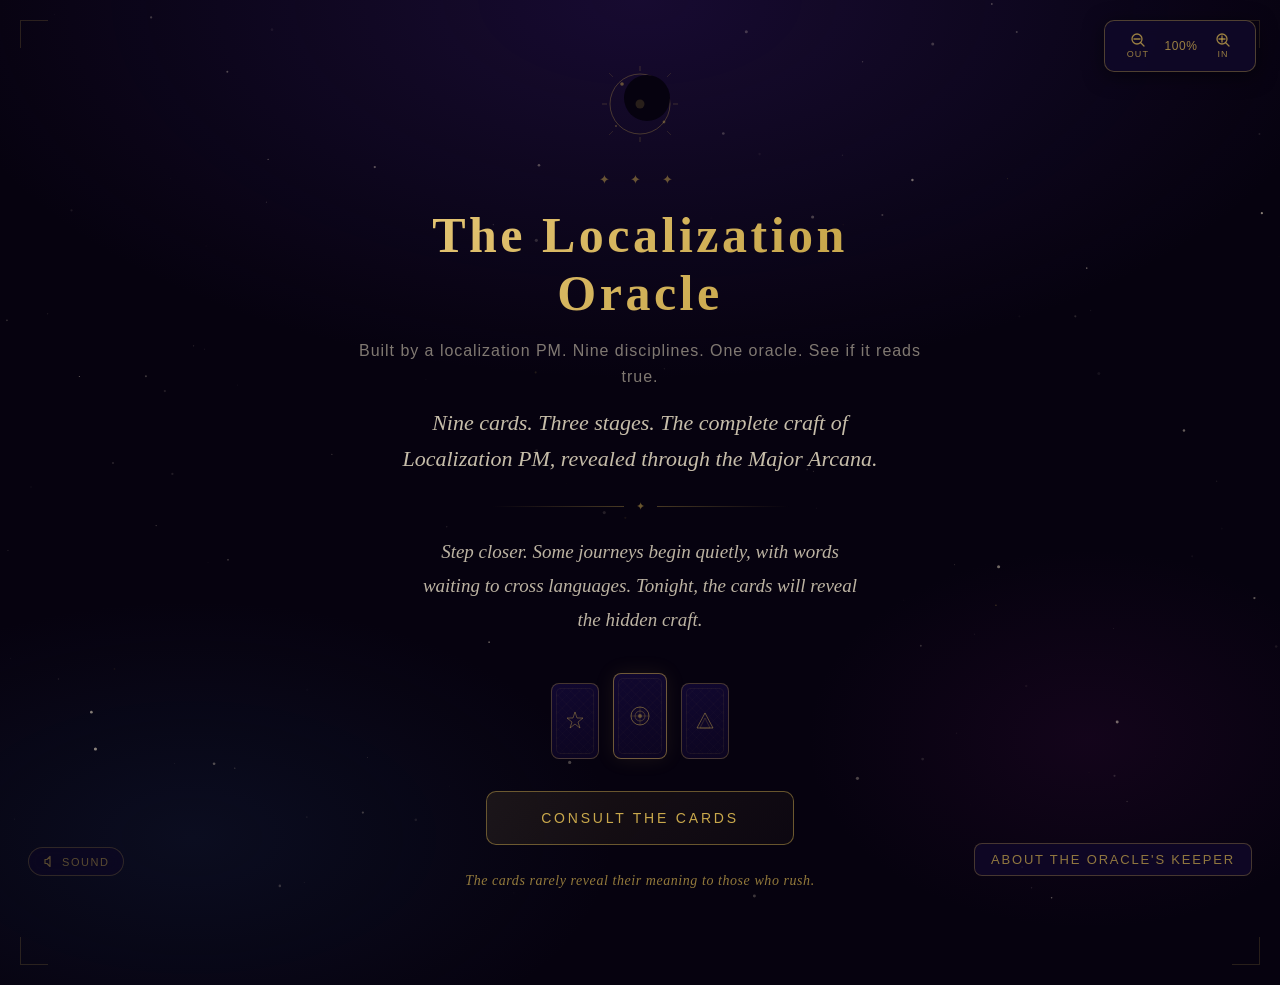
<file: index.html>
<!DOCTYPE html>
<html lang="en">
<head>
<meta http-equiv="Content-Security-Policy" content="default-src 'self'; script-src 'self' 'unsafe-inline'; style-src 'self' 'unsafe-inline' https://fonts.googleapis.com; font-src https://fonts.gstatic.com; img-src 'self' data:; media-src 'self' https://cdn.pixabay.com; connect-src 'none';">
<meta charset="UTF-8">
<meta name="viewport" content="width=device-width, initial-scale=1.0">
<title>The Localization Oracle — Nine Cards Revealing the Craft of Localization PM</title>
<!-- Primary SEO -->
<meta name="description" content="An interactive tarot-inspired experience mapping nine Localization Project Management disciplines onto the Major Arcana. Built by Duygu Taş, Localization PM and linguist. Flip the cards. Complete the reading.">
<meta name="keywords" content="localization project management, localization PM portfolio, translation management, LQA, MTPE, TM leverage, vendor management, localization career, tarot localization, Duygu Taş">
<meta name="author" content="Duygu Taş">
<meta name="robots" content="index, follow">
<link rel="canonical" href="https://theoracleoflocalization.online/">
<!-- Open Graph -->
<meta property="og:type" content="website">
<meta property="og:url" content="https://theoracleoflocalization.online/">
<meta property="og:title" content="The Localization Oracle — Nine Cards. Three Stages. The Complete Craft.">
<meta property="og:description" content="Nine cards mapping the hidden craft of Localization PM onto the Major Arcana. An interactive portfolio by Duygu Taş — Localization PM, linguist, and builder of systems.">
<meta property="og:image" content="https://theoracleoflocalization.online/images/og-preview.jpg">
<meta property="og:image:width" content="1200">
<meta property="og:image:height" content="630">
<meta property="og:image:alt" content="The Localization Oracle — tarot-inspired localization PM portfolio">
<meta property="og:site_name" content="The Localization Oracle">
<meta property="og:locale" content="en_US">
<!-- Twitter Card -->
<meta name="twitter:card" content="summary_large_image">
<meta name="twitter:title" content="The Localization Oracle">
<meta name="twitter:description" content="Nine cards. Three stages. The complete craft of Localization PM — revealed through the Major Arcana.">
<meta name="twitter:image" content="https://theoracleoflocalization.online/images/og-preview.jpg">
<meta name="twitter:image:alt" content="The Localization Oracle portfolio">
<!-- LinkedIn specific -->
<meta property="og:image:secure_url" content="https://theoracleoflocalization.online/images/og-preview.jpg">
<!-- Structured Data — Person + WebSite -->
<script type="application/ld+json">
{
  "@context": "https://schema.org",
  "@graph": [
    {
      "@type": "WebSite",
      "@id": "https://theoracleoflocalization.online/#website",
      "url": "https://theoracleoflocalization.online/",
      "name": "The Localization Oracle",
      "description": "An interactive tarot-inspired portfolio mapping nine Localization PM disciplines onto the Major Arcana",
      "author": {
        "@type": "Person",
        "name": "Duygu Taş",
        "url": "https://theoracleoflocalization.online/about.html",
        "jobTitle": "Localization Project Manager",
        "knowsLanguage": ["Turkish", "English", "Chinese", "Korean", "Russian"],
        "sameAs": [
          "https://www.linkedin.com/in/duygu-ta%C5%9F-%E6%9D%9C%E4%BE%9D%E4%BE%9D/",
          "https://github.com/duyiyi05"
        ]
      }
    },
    {
      "@type": "WebPage",
      "@id": "https://theoracleoflocalization.online/#webpage",
      "url": "https://theoracleoflocalization.online/",
      "name": "The Localization Oracle",
      "isPartOf": { "@id": "https://theoracleoflocalization.online/#website" },
      "description": "Interactive tarot spread revealing nine localization PM disciplines"
    }
  ]
}
</script>
<link rel="preconnect" href="https://fonts.googleapis.com">
<link rel="preconnect" href="https://fonts.gstatic.com" crossorigin>
<link href="https://fonts.googleapis.com/css2?family=Cinzel+Decorative:wght@400;700&family=IM+Fell+English:ital@0;1&family=Raleway:wght@300;400;500;600&display=swap" rel="stylesheet">
<style>
:root {
  --deep:       #06020f;
  --surface:    #100828;
  --gold:       #c9a84c;
  --gold-lt:    #e8c97a;
  --gold-dim:   #7a6030;
  --gold-faint: rgba(201,168,76,0.12);
  --parch:      #f0e6cc;
  --parch-dim:  rgba(240,230,204,0.72);
  --mist:       #9b8fd4;
  --div:        rgba(201,168,76,0.18);
}

*, *::before, *::after { box-sizing: border-box; margin: 0; padding: 0; }

body {
  background: var(--deep);
  min-height: 100vh;
  font-family: 'Raleway', sans-serif;
  overflow-x: hidden;
}

/* ── Page wrapper ── */
.oracle-page {
  min-height: 100vh;
  display: flex;
  flex-direction: column;
  align-items: center;
  justify-content: center;
  padding: 4rem 2rem 4rem;
  text-align: center;
  position: relative;
  overflow: hidden;
}

/* Deep space radial glow */
.oracle-page::before {
  content: '';
  position: absolute;
  inset: 0;
  background:
    radial-gradient(ellipse 80% 55% at 50% 0%,  rgba(60,30,120,0.32) 0%, transparent 70%),
    radial-gradient(ellipse 55% 40% at 15% 85%, rgba(30,55,100,0.2)  0%, transparent 60%),
    radial-gradient(ellipse 40% 35% at 85% 75%, rgba(80,15,80,0.18)  0%, transparent 55%);
  pointer-events: none;
  z-index: 0;
}

/* Star canvas */
#starCanvas {
  position: fixed;
  inset: 0;
  z-index: 1;
  pointer-events: none;
}

/* Corner ornaments */
.corner {
  position: absolute;
  width: 28px;
  height: 28px;
  border-color: rgba(201,168,76,0.18);
  border-style: solid;
  border-width: 0;
  z-index: 2;
}
.corner.tl { top: 20px; left: 20px;  border-top-width: 1px;    border-left-width: 1px; }
.corner.tr { top: 20px; right: 20px; border-top-width: 1px;    border-right-width: 1px; }
.corner.bl { bottom: 20px; left: 20px;  border-bottom-width: 1px; border-left-width: 1px; }
.corner.br { bottom: 20px; right: 20px; border-bottom-width: 1px; border-right-width: 1px; }

/* Inner content column */
.inner {
  position: relative;
  z-index: 2;
  max-width: 580px;
  width: 100%;
  display: flex;
  flex-direction: column;
  align-items: center;
  gap: 0;
}

/* ── Moon ── */
.moon-svg { animation: moonSpin 60s linear infinite; }
@keyframes moonSpin { from { transform: rotate(0deg); } to { transform: rotate(360deg); } }

/* ── Ornament ── */
.orn {
  color: rgba(201,168,76,0.65);
  font-size: 13px;
  letter-spacing: 0.65em;
  opacity: 0.75;
}

/* ── Title shimmer ── */
.oracle-title {
  font-family: 'Cinzel Decorative', serif;
  font-size: clamp(30px, 6.5vw, 50px);
  letter-spacing: 0.07em;
  line-height: 1.15;
  background: linear-gradient(
    135deg,
    #e8c97a  0%,
    #c9a84c  28%,
    #f0e6cc  50%,
    #c9a84c  72%,
    #e8c97a  100%
  );
  background-size: 300% 100%;
  -webkit-background-clip: text;
  -webkit-text-fill-color: transparent;
  background-clip: text;
  animation: shimmerTitle 4s ease-in-out infinite;
}

@keyframes shimmerTitle {
  0%   { background-position: 100% 0; }
  50%  { background-position: 0%   0; }
  100% { background-position: 100% 0; }
}

/* ── Subtitle ── */
.hero-hook {
  font-family: 'Raleway', sans-serif;
  font-size: clamp(13px, 1.8vw, 16px);
  font-weight: 400;
  color: rgba(240,230,204,0.52);
  letter-spacing: 0.06em;
  margin-bottom: 1rem;
  line-height: 1.6;
}
.oracle-sub {
  font-family: 'IM Fell English', serif;
  font-style: italic;
  font-size: clamp(17px, 2.5vw, 22px);
  color: rgba(240,230,204,0.82);
  line-height: 1.65;
  font-weight: 400;
}

/* ── Gold divider ── */
.gold-divider {
  width: 300px;
  max-width: 90%;
  height: 1px;
  background: linear-gradient(90deg, transparent, rgba(201,168,76,0.38), transparent);
  position: relative;
  display: flex;
  align-items: center;
  justify-content: center;
}
.gold-divider::after {
  content: '✦';
  position: absolute;
  font-size: 11px;
  color: rgba(201,168,76,0.5);
  background: var(--deep);
  padding: 0 12px;
}

/* ── Atmospheric paragraph ── */
.oracle-para {
  font-family: 'IM Fell English', serif;
  font-style: italic;
  font-size: clamp(16px, 2vw, 19px);
  color: rgba(240,230,204,0.78);
  line-height: 1.8;
  max-width: 440px;
  font-weight: 400;
}

/* ── Mini cards ── */
.mini-cards {
  display: flex;
  gap: 14px;
  justify-content: center;
  align-items: flex-end;
  height: 90px;
}

.mc {
  border-radius: 8px;
  border: 1px solid rgba(201,168,76,0.3);
  background: linear-gradient(160deg, #110830, #0c0520);
  display: flex;
  align-items: center;
  justify-content: center;
  position: relative;
  overflow: hidden;
  flex-shrink: 0;
}

.mc::before {
  content: '';
  position: absolute;
  inset: 4px;
  border: 1px solid rgba(201,168,76,0.08);
  border-radius: 5px;
  background:
    repeating-linear-gradient( 45deg, transparent, transparent 5px, rgba(201,168,76,0.018) 5px, rgba(201,168,76,0.018) 6px),
    repeating-linear-gradient(-45deg, transparent, transparent 5px, rgba(201,168,76,0.018) 5px, rgba(201,168,76,0.018) 6px);
}

.mc svg { position: relative; z-index: 1; }

.mc-l { width: 48px; height: 76px; animation: floatCard 3.5s ease-in-out infinite; }
.mc-c { width: 54px; height: 86px; border-color: rgba(201,168,76,0.52); box-shadow: 0 0 20px rgba(201,168,76,0.1); animation: floatCard 3.5s ease-in-out infinite; animation-delay: 0.5s; }
.mc-r { width: 48px; height: 76px; animation: floatCard 3.5s ease-in-out infinite; animation-delay: 1s; }

@keyframes floatCard {
  0%, 100% { transform: translateY(0); }
  50%       { transform: translateY(-8px); }
}

/* ── CTA button ── */
.cta-btn {
  display: inline-block;
  font-family: 'Raleway', sans-serif;
  font-size: 14px;
  font-weight: 500;
  letter-spacing: 0.2em;
  text-transform: uppercase;
  text-decoration: none;
  color: var(--gold);
  border: 1px solid rgba(201,168,76,0.48);
  border-radius: 10px;
  padding: 18px 54px;
  background: linear-gradient(135deg, rgba(201,168,76,0.1), rgba(201,168,76,0.04));
  position: relative;
  overflow: hidden;
  transition: background 0.3s, border-color 0.3s;
  animation: btnGlow 3s ease-in-out infinite;
}

@keyframes btnGlow {
  0%, 100% { box-shadow: 0 0 0 0 transparent; }
  50%       { box-shadow: 0 0 28px rgba(201,168,76,0.22), 0 0 0 1px rgba(201,168,76,0.1); }
}

.cta-btn::after {
  content: '';
  position: absolute;
  top: 0; left: -100%;
  width: 55%; height: 100%;
  background: linear-gradient(90deg, transparent, rgba(201,168,76,0.14), transparent);
  animation: btnSweep 4s ease-in-out infinite;
  animation-delay: 1s;
}

@keyframes btnSweep {
  0%, 100% { left: -100%; }
  50%       { left: 150%; }
}

.cta-btn:hover {
  background: rgba(201,168,76,0.15);
  border-color: rgba(201,168,76,0.75);
}

/* ── Whisper ── */
.whisper {
  font-family: 'IM Fell English', serif;
  font-style: italic;
  font-size: 14px;
  color: rgba(201,168,76,0.72);
  letter-spacing: 0.04em;
  font-weight: 400;
}

/* ── About corner link ── */
.about-corner-link {
  position: fixed;
  bottom: 1.5rem;
  right: 1.75rem;
  font-family: 'Raleway', sans-serif;
  font-size: 13px;
  font-weight: 500;
  letter-spacing: 0.14em;
  text-transform: uppercase;
  color: rgba(201,168,76,0.7);
  text-decoration: none;
  transition: color 0.2s, background 0.2s;
  z-index: 10;
  background: rgba(16,8,40,0.85);
  border: 1px solid rgba(201,168,76,0.3);
  border-radius: 8px;
  padding: 8px 16px;
}
.about-corner-link:hover {
  color: var(--gold);
  border-color: rgba(201,168,76,0.6);
  background: rgba(16,8,40,0.95);
}

/* ── Keeper link (top-left) ── */
.keeper-link {
  position: fixed;
  top: 1.5rem;
  left: 1.75rem;
  z-index: 10;
  font-family: 'Raleway', sans-serif;
  font-size: 12px;
  font-weight: 500;
  letter-spacing: 0.16em;
  text-transform: uppercase;
  color: rgba(201,168,76,0.5);
  text-decoration: none;
  transition: color 0.2s;
}
.keeper-link:hover {
  color: rgba(201,168,76,0.85);
}
@media (max-width: 500px) {
  .keeper-link {
    top: 1rem;
    left: 1rem;
    font-size: 11px;
  }
}

/* ── Responsive ── */
@media (max-width: 500px) {
  .oracle-title  { letter-spacing: 0.04em; }
  .mini-cards    { gap: 10px; }
  .mc-l, .mc-r   { width: 40px; height: 64px; }
  .mc-c          { width: 46px; height: 74px; }
  .gold-divider  { width: 220px; }
  .oracle-sub    { font-size: 15px; }
  .oracle-para   { font-size: 15px; }
}

/* ── Zoom controls bar ── */
.controls-bar {
  position: fixed;
  top: 1.25rem;
  right: 1.5rem;
  z-index: 50;
  display: flex;
  align-items: center;
  gap: 4px;
  background: rgba(16,8,40,0.92);
  border: 1px solid rgba(201,168,76,0.35);
  border-radius: 10px;
  padding: 8px 14px;
  backdrop-filter: blur(8px);
  box-shadow: 0 4px 20px rgba(0,0,0,0.5);
}
.ctrl-btn {
  display: flex;
  flex-direction: column;
  align-items: center;
  gap: 3px;
  background: transparent;
  border: none;
  color: rgba(201,168,76,0.75);
  cursor: pointer;
  padding: 4px 8px;
  border-radius: 6px;
  transition: color 0.2s, background 0.2s;
  min-width: 36px;
}
.ctrl-btn:hover { color: #c9a84c; background: rgba(201,168,76,0.1); }
.ctrl-label {
  font-family: 'Raleway', sans-serif;
  font-size: 9px;
  letter-spacing: 0.12em;
  text-transform: uppercase;
  line-height: 1;
  color: rgba(201,168,76,0.72);
  font-weight: 500;
}
.ctrl-zoom-level {
  font-family: 'Raleway', sans-serif;
  font-size: 12px;
  color: rgba(201,168,76,0.75);
  min-width: 40px;
  text-align: center;
  letter-spacing: 0.05em;
  font-weight: 500;
}
@media (max-width: 640px) {
  .controls-bar {
    top: 0.75rem;
    right: auto;
    left: 0.75rem;
    padding: 6px 10px;
    gap: 2px;
  }
  .ctrl-label { display: none; }
  .ctrl-btn { min-width: 28px; padding: 4px 5px; }
  .ctrl-zoom-level { font-size: 11px; min-width: 32px; }
  .sound-pill {
    bottom: 1rem;
    left: 1rem;
    padding: 8px 12px;
    font-size: 10px;
    gap: 6px;
  }
  .about-corner-link {
    bottom: 1rem;
    right: 1rem;
    padding: 7px 12px;
    font-size: 10px;
    letter-spacing: 0.08em;
  }
}
@media (max-width: 480px) {
  .about-corner-link .link-text { display: none; }
  .about-corner-link::before { content: '✦'; }
  .about-corner-link {
    width: 36px;
    height: 36px;
    border-radius: 50%;
    display: flex;
    align-items: center;
    justify-content: center;
    padding: 0;
  }
}

/* ── Sound pill ── */
.sound-pill {
  position: fixed;
  bottom: 1.5rem;
  left: 1.75rem;
  z-index: 200;
  display: flex;
  align-items: center;
  gap: 6px;
  background: rgba(16,8,40,0.92);
  border: 1px solid rgba(201,168,76,0.35);
  border-radius: 20px;
  padding: 7px 14px;
  color: rgba(201,168,76,0.75);
  font-family: 'Raleway', sans-serif;
  font-size: 11px;
  letter-spacing: 0.14em;
  text-transform: uppercase;
  font-weight: 500;
  cursor: pointer;
  backdrop-filter: blur(8px);
  transition: color 0.2s, border-color 0.2s;
}
.sound-pill:hover { color: var(--gold); border-color: rgba(201,168,76,0.6); }
.sound-pill.muted { opacity: 0.55; }
</style>
</head>
<body>

<div class="oracle-page">
  <canvas id="starCanvas"></canvas>

  <div class="corner tl"></div>
  <div class="corner tr"></div>
  <div class="corner bl"></div>
  <div class="corner br"></div>

  <div class="inner">

    <!-- 1. Moon SVG -->
    <div style="margin-bottom:1.5rem;">
      <svg class="moon-svg" width="80" height="80" viewBox="0 0 80 80" fill="none">
        <circle cx="40" cy="40" r="30" stroke="#c9a84c" stroke-width="0.8" opacity="0.38"/>
        <circle cx="47" cy="34" r="23" fill="#06020f"/>
        <circle cx="40" cy="40" r="4.5" fill="rgba(201,168,76,0.18)"/>
        <!-- cardinal rays -->
        <line x1="40" y1="7"  x2="40" y2="2"  stroke="#c9a84c" stroke-width="0.7" opacity="0.35"/>
        <line x1="40" y1="73" x2="40" y2="78" stroke="#c9a84c" stroke-width="0.7" opacity="0.35"/>
        <line x1="7"  y1="40" x2="2"  y2="40" stroke="#c9a84c" stroke-width="0.7" opacity="0.35"/>
        <line x1="73" y1="40" x2="78" y2="40" stroke="#c9a84c" stroke-width="0.7" opacity="0.35"/>
        <!-- diagonal rays -->
        <line x1="13" y1="13" x2="9"  y2="9"  stroke="#c9a84c" stroke-width="0.7" opacity="0.22"/>
        <line x1="67" y1="13" x2="71" y2="9"  stroke="#c9a84c" stroke-width="0.7" opacity="0.22"/>
        <line x1="13" y1="67" x2="9"  y2="71" stroke="#c9a84c" stroke-width="0.7" opacity="0.22"/>
        <line x1="67" y1="67" x2="71" y2="71" stroke="#c9a84c" stroke-width="0.7" opacity="0.22"/>
        <!-- tiny stars -->
        <circle cx="22" cy="20" r="1.8" fill="#c9a84c" opacity="0.45"/>
        <circle cx="64" cy="58" r="1.4" fill="#c9a84c" opacity="0.38"/>
        <circle cx="16" cy="62" r="1.1" fill="#c9a84c" opacity="0.32"/>
      </svg>
    </div>

    <!-- 2. Ornament -->
    <div class="orn" style="margin-bottom:1.25rem;">✦ ✦ ✦</div>

    <!-- 3. Title -->
    <h1 class="oracle-title" style="margin-bottom:1rem;">The Localization Oracle</h1>

    <!-- 4. Hook line -->
    <p class="hero-hook">Built by a localization PM. Nine disciplines. One oracle. See if it reads true.</p>

    <!-- 5. Subtitle -->
    <p class="oracle-sub" style="margin-bottom:1.75rem;">
      Nine cards. Three stages. The complete craft of<br>Localization PM, revealed through the Major Arcana.
    </p>

    <!-- 5. Gold divider -->
    <div class="gold-divider" style="margin-bottom:1.75rem;"></div>

    <!-- 6. Atmospheric paragraph -->
    <p class="oracle-para" style="margin-bottom:2rem;">
      Step closer. Some journeys begin quietly, with words waiting to cross languages. Tonight, the cards will reveal the hidden craft.
    </p>

    <!-- 7. Three floating mini cards -->
    <div class="mini-cards" style="margin-bottom:2rem;">

      <div class="mc mc-l">
        <svg viewBox="0 0 20 20" fill="none" width="20" height="20">
          <polygon points="10,1 12,7 18,7 13,11 15,17 10,13 5,17 7,11 2,7 8,7"
                   stroke="#c9a84c" stroke-width="0.8" opacity="0.5"/>
        </svg>
      </div>

      <div class="mc mc-c">
        <svg viewBox="0 0 24 24" fill="none" width="24" height="24">
          <circle cx="12" cy="12" r="9"  stroke="#c9a84c" stroke-width="0.9" opacity="0.55"/>
          <circle cx="12" cy="12" r="5"  stroke="#c9a84c" stroke-width="0.8" opacity="0.4"/>
          <line x1="12" y1="3" x2="12" y2="21" stroke="#c9a84c" stroke-width="0.6" opacity="0.3"/>
          <line x1="3" y1="12" x2="21" y2="12" stroke="#c9a84c" stroke-width="0.6" opacity="0.3"/>
          <circle cx="12" cy="12" r="2" fill="#c9a84c" opacity="0.4"/>
        </svg>
      </div>

      <div class="mc mc-r">
        <svg viewBox="0 0 20 20" fill="none" width="20" height="20">
          <path d="M10 2L18 17H2Z" stroke="#c9a84c" stroke-width="0.9" opacity="0.5"/>
          <path d="M10 7L15 17H5Z" stroke="#c9a84c" stroke-width="0.7" opacity="0.28"/>
        </svg>
      </div>

    </div>

    <!-- 8. CTA button -->
    <div style="margin-bottom:1.5rem;">
      <a href="spread.html" class="cta-btn">Consult the Cards</a>
    </div>

    <!-- 9. Whisper text -->
    <p class="whisper" style="margin-bottom:2rem;">The cards rarely reveal their meaning to those who rush.</p>


  </div>

  <!-- 11. About links -->
<a href="about.html" class="about-corner-link"><span class="link-text">About the Oracle's Keeper</span></a>

</div><!-- /.oracle-page -->

<audio id="bgAudio" src="sounds/ambient.mp3" loop preload="auto"></audio>

<!-- Sound pill -->
<button class="sound-pill muted" id="soundPill" aria-label="Toggle ambient sound">
  <svg width="13" height="13" viewBox="0 0 13 13" fill="none" id="soundIcon">
    <path d="M2 4.5h2l3-3v10l-3-3H2V4.5z" stroke="currentColor" stroke-width="1.2" fill="none" stroke-linejoin="round"/>
    <path d="M9 4a3.5 3.5 0 010 5" stroke="currentColor" stroke-width="1.2" stroke-linecap="round" id="soundWave"/>
  </svg>
  <span id="soundLabel">Sound</span>
</button>

<!-- Zoom controls -->
<div class="controls-bar" id="controlsBar">
  <button class="ctrl-btn" onclick="adjustZoom(-0.1)" title="Zoom out">
    <svg width="14" height="14" viewBox="0 0 14 14" fill="none">
      <circle cx="6" cy="6" r="5" stroke="currentColor" stroke-width="1.3"/>
      <line x1="3" y1="6" x2="9" y2="6" stroke="currentColor" stroke-width="1.3" stroke-linecap="round"/>
      <line x1="10" y1="10" x2="13" y2="13" stroke="currentColor" stroke-width="1.3" stroke-linecap="round"/>
    </svg>
    <span class="ctrl-label">Out</span>
  </button>
  <span class="ctrl-zoom-level" id="zoomLevel">100%</span>
  <button class="ctrl-btn" onclick="adjustZoom(0.1)" title="Zoom in">
    <svg width="14" height="14" viewBox="0 0 14 14" fill="none">
      <circle cx="6" cy="6" r="5" stroke="currentColor" stroke-width="1.3"/>
      <line x1="6" y1="3" x2="6" y2="9" stroke="currentColor" stroke-width="1.3" stroke-linecap="round"/>
      <line x1="3" y1="6" x2="9" y2="6" stroke="currentColor" stroke-width="1.3" stroke-linecap="round"/>
      <line x1="10" y1="10" x2="13" y2="13" stroke="currentColor" stroke-width="1.3" stroke-linecap="round"/>
    </svg>
    <span class="ctrl-label">In</span>
  </button>
</div>

<!-- Star canvas JS -->
<script>
const cv = document.getElementById('starCanvas');
const cx = cv.getContext('2d');
let W, H, stars = [];

function initStars() {
  W = cv.width  = window.innerWidth;
  H = cv.height = window.innerHeight;
  stars = Array.from({ length: 180 }, () => ({
    x:  Math.random() * W,
    y:  Math.random() * H,
    r:  Math.random() * 1.5 + 0.15,
    o:  Math.random() * 0.55 + 0.07,
    sp: Math.random() * 0.1  + 0.015,
    tw: Math.random() * Math.PI * 2,
    g:  Math.random() < 0.07
  }));
}

function drawStars(t) {
  cx.clearRect(0, 0, W, H);
  stars.forEach(s => {
    const f = 0.4 + 0.6 * Math.sin(t * 0.0009 + s.tw);
    cx.beginPath();
    cx.arc(s.x, s.y, s.r, 0, Math.PI * 2);
    cx.fillStyle = s.g
      ? `rgba(201,168,76,${s.o * f * 0.7})`
      : `rgba(232,218,195,${s.o * f})`;
    cx.fill();
    s.y -= s.sp;
    if (s.y < -2) { s.y = H + 2; s.x = Math.random() * W; }
  });
  requestAnimationFrame(drawStars);
}

window.addEventListener('resize', initStars);
initStars();
requestAnimationFrame(drawStars);
</script>

<!-- Stardust cursor -->
<canvas id="dustCanvas" style="position:fixed;inset:0;z-index:9999;pointer-events:none;"></canvas>
<script>
(function(){
  if (window.matchMedia('(hover:none)').matches) return;
  const cv = document.getElementById('dustCanvas');
  const cx = cv.getContext('2d');
  let W, H, particles = [];
  function resize() { W = cv.width = window.innerWidth; H = cv.height = window.innerHeight; }
  resize();
  window.addEventListener('resize', resize);
  document.addEventListener('mousemove', e => {
    for (let i = 0; i < 3; i++) {
      particles.push({
        x: e.clientX + (Math.random()-0.5)*6,
        y: e.clientY + (Math.random()-0.5)*6,
        vx: (Math.random()-0.5)*1.2,
        vy: -(Math.random()*1.6+0.4),
        life: 1.0,
        decay: Math.random()*0.018+0.012,
        r: Math.random()*2.2+0.4,
        gold: Math.random() < 0.55
      });
    }
  });
  function draw() {
    cx.clearRect(0, 0, W, H);
    for (let i = particles.length-1; i >= 0; i--) {
      const p = particles[i];
      p.x += p.vx; p.y += p.vy; p.vy -= 0.015; p.life -= p.decay;
      if (p.life <= 0) { particles.splice(i, 1); continue; }
      cx.beginPath(); cx.arc(p.x, p.y, p.r*p.life, 0, Math.PI*2);
      cx.fillStyle = p.gold
        ? `rgba(201,168,76,${p.life*0.85})`
        : `rgba(240,228,200,${p.life*0.55})`;
      cx.fill();
    }
    requestAnimationFrame(draw);
  }
  draw();
})();
</script>

<script>
/* ── Sound ── */
(function(){
  const audio = document.getElementById('bgAudio');
  const pill  = document.getElementById('soundPill');
  const wave  = document.getElementById('soundWave');
  let enabled = localStorage.getItem('oracleSoundEnabled') === 'true';

  function apply(save){
    if(save) localStorage.setItem('oracleSoundEnabled', enabled);
    if(enabled){
      audio.volume = 0;
      audio.play().catch(()=>{});
      let v = 0;
      const ramp = setInterval(()=>{ v = Math.min(0.35, v+0.02); audio.volume = v; if(v>=0.35) clearInterval(ramp); }, 80);
      pill.classList.remove('muted');
      wave.style.display = '';
    } else {
      let v = audio.volume;
      const fade = setInterval(()=>{ v = Math.max(0, v-0.04); audio.volume = v; if(v<=0){ audio.pause(); clearInterval(fade); } }, 80);
      pill.classList.add('muted');
      wave.style.display = 'none';
    }
  }

  pill.addEventListener('click', ()=>{ enabled = !enabled; apply(true); });
  document.addEventListener('DOMContentLoaded', ()=>{ apply(false); });
})();

/* ── Zoom Controls ── */
let currentZoom = parseFloat(localStorage.getItem('oracleZoom') || '1.0');

function applyZoom() {
  const inner = document.querySelector('.inner');
  if (inner) {
    inner.style.transform = `scale(${currentZoom})`;
    inner.style.transformOrigin = 'top center';
  }
  document.getElementById('zoomLevel').textContent = Math.round(currentZoom * 100) + '%';
}

function adjustZoom(delta) {
  currentZoom = Math.min(1.3, Math.max(0.7, Math.round((currentZoom + delta) * 10) / 10));
  localStorage.setItem('oracleZoom', currentZoom.toString());
  applyZoom();
}

document.addEventListener('DOMContentLoaded', () => { setTimeout(applyZoom, 100); });
</script>

</body>
</html>
</file>
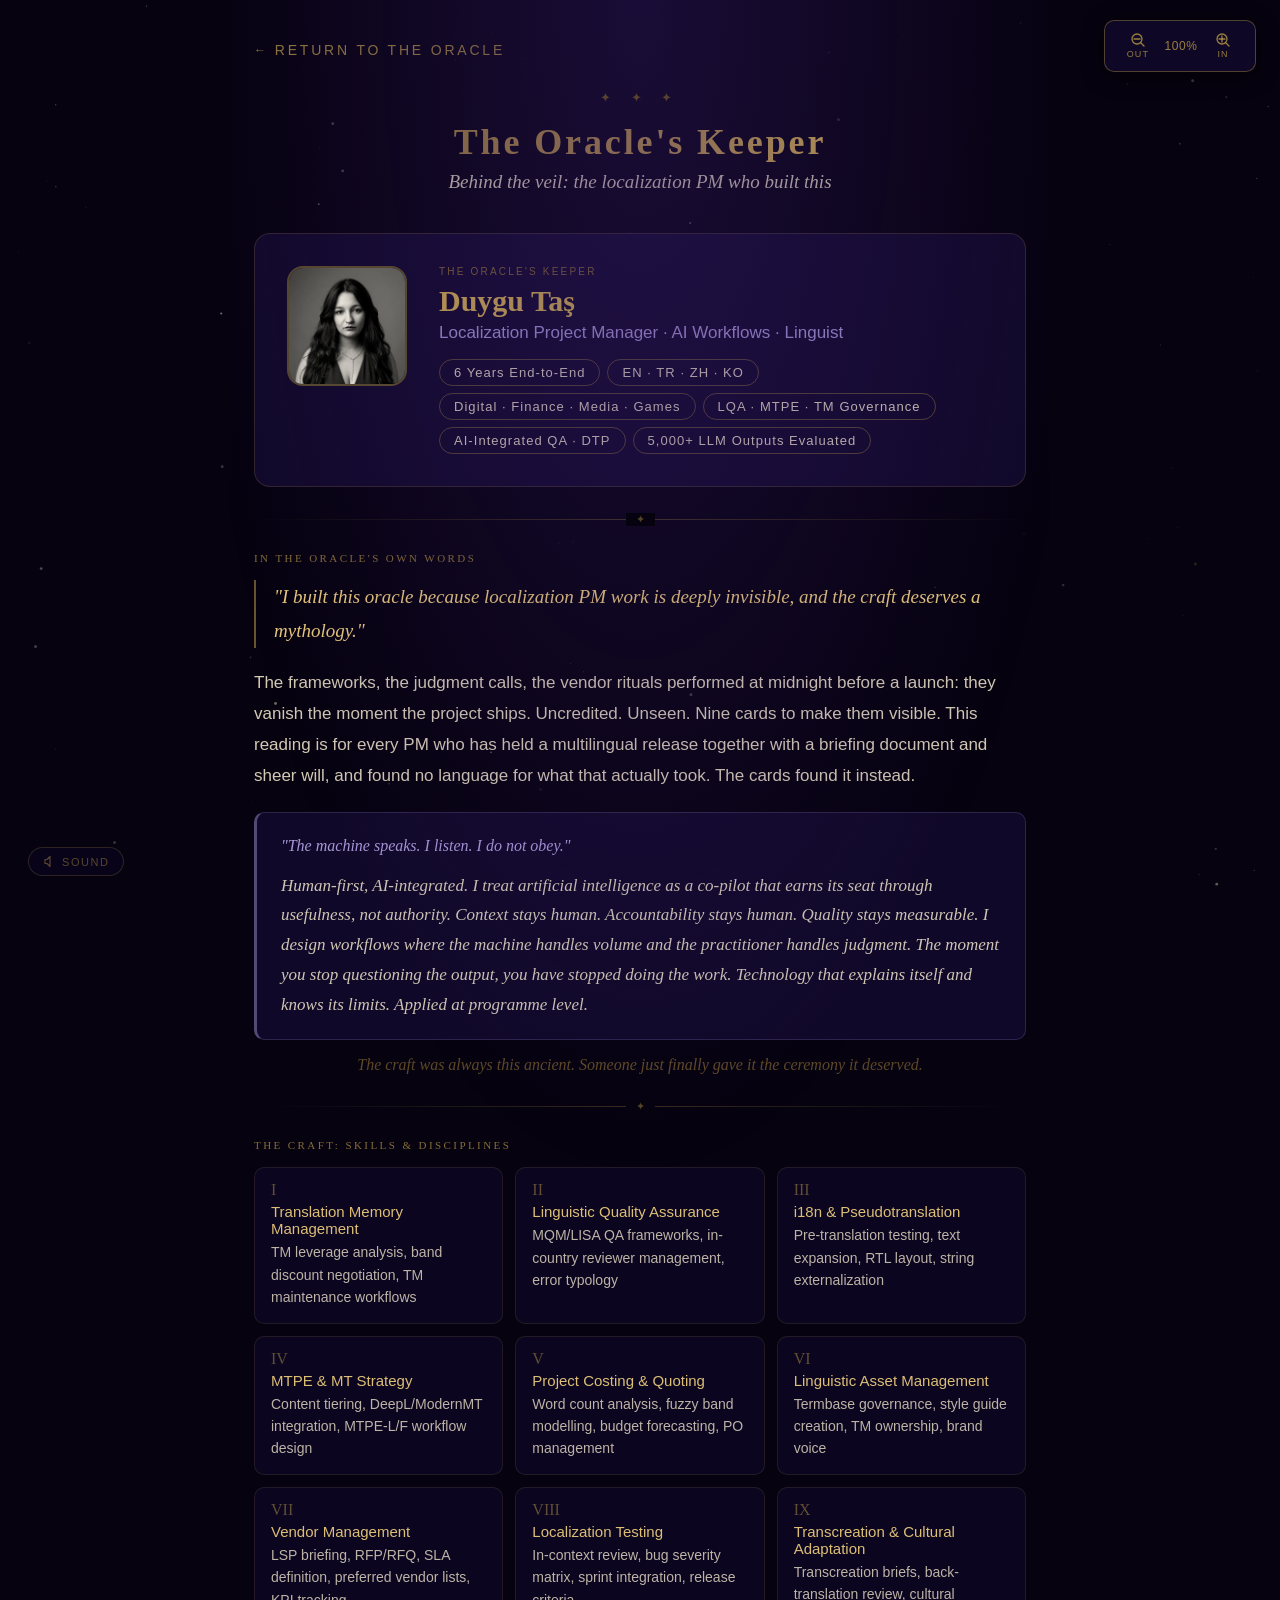
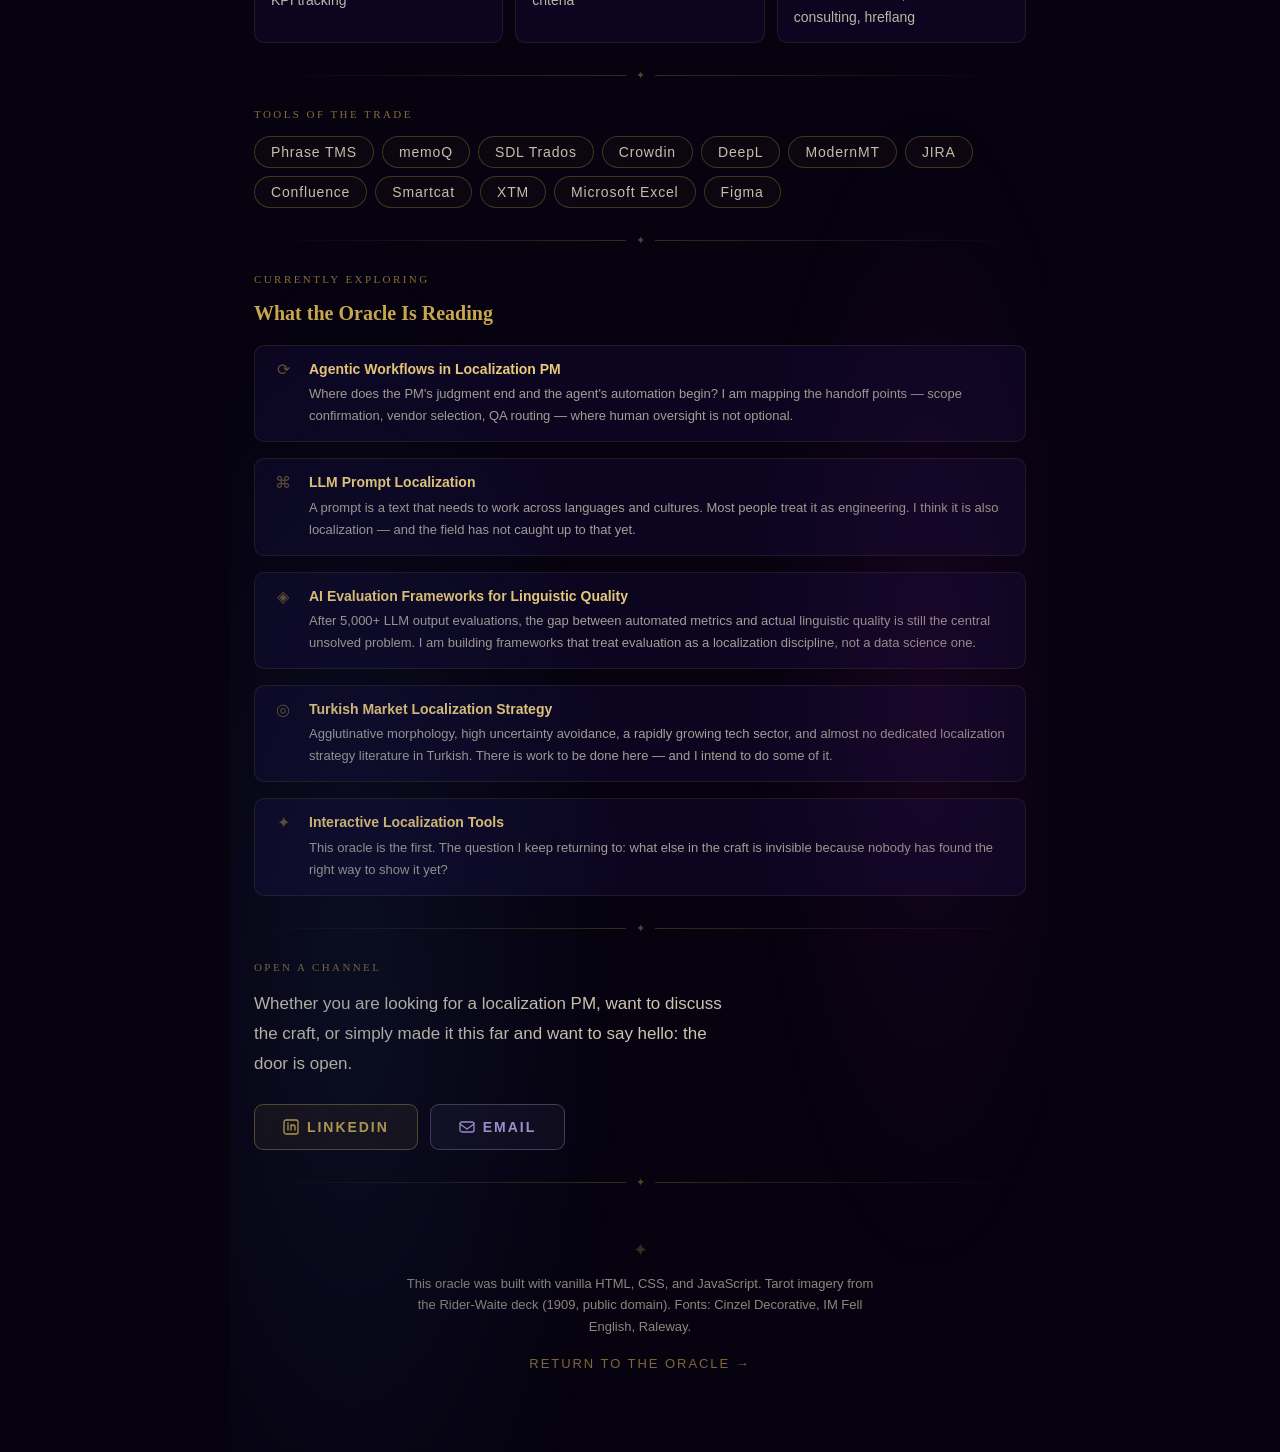
<file: about.html>
<!doctype html>
<html lang="en">
<head>
<meta http-equiv="Content-Security-Policy" content="default-src 'self'; script-src 'self' 'unsafe-inline'; style-src 'self' 'unsafe-inline' https://fonts.googleapis.com; font-src https://fonts.gstatic.com; img-src 'self' data:; media-src 'self' https://cdn.pixabay.com; connect-src 'none';">
<meta charset="UTF-8">
<meta name="viewport" content="width=device-width, initial-scale=1.0">
<title>Duygu Taş — Localization Project Manager &amp; Linguist | The Oracle's Keeper</title>
<!-- Primary SEO -->
<meta name="description" content="Localization Project Manager, AI workflows specialist and linguist (EN·TR·ZH·KO). 6 years across digital, finance, media and games. LQA, MTPE, TM governance, DTP, and AI-integrated QA pipelines. Based in İzmir, Turkey.">
<meta name="keywords" content="Duygu Taş, localization project manager, localization PM Turkey, İzmir localization, translation memory specialist, LQA specialist, MTPE, DTP, AI localization, multilingual PM, Chinese Turkish localization, Smartcat, memoQ, LLM evaluation, desktop publishing">
<meta name="author" content="Duygu Taş">
<meta name="robots" content="index, follow">
<link rel="canonical" href="https://theoracleoflocalization.online/about.html">
<!-- Open Graph -->
<meta property="og:type" content="profile">
<meta property="og:url" content="https://theoracleoflocalization.online/about.html">
<meta property="og:title" content="Duygu Taş — Localization PM &amp; Linguist">
<meta property="og:description" content="6 years end-to-end localization PM. Digital, finance, media and games. LQA, MTPE, TM governance, DTP, AI-integrated QA. EN · TR · ZH · KO.">
<meta property="og:image" content="https://theoracleoflocalization.online/images/photo.jpg">
<meta property="og:image:alt" content="Duygu Taş — Localization Project Manager">
<meta property="og:site_name" content="The Localization Oracle">
<meta property="og:locale" content="en_US">
<meta property="profile:first_name" content="Duygu">
<meta property="profile:last_name" content="Taş">
<!-- Twitter Card -->
<meta name="twitter:card" content="summary">
<meta name="twitter:title" content="Duygu Taş — Localization PM · AI Workflows · Linguist">
<meta name="twitter:description" content="6 years end-to-end. Digital, finance, media, games. EN · TR · ZH · KO.">
<meta name="twitter:image" content="https://theoracleoflocalization.online/images/photo.jpg">
<!-- Structured Data — Person -->
<script type="application/ld+json">
{
  "@context": "https://schema.org",
  "@type": "Person",
  "name": "Duygu Taş",
  "alternateName": "Duygu Tas",
  "url": "https://theoracleoflocalization.online/about.html",
  "image": "https://theoracleoflocalization.online/images/photo.jpg",
  "jobTitle": "Localization Project Manager",
  "description": "Localization Project Manager and linguist with 6 years of end-to-end experience across financial, gaming, AV, and AI evaluation domains",
  "worksFor": {
    "@type": "Organization",
    "name": "Feba Tech. Inc."
  },
  "alumniOf": [
    {
      "@type": "CollegeOrUniversity",
      "name": "Hacettepe University"
    },
    {
      "@type": "CollegeOrUniversity",
      "name": "Fudan University"
    }
  ],
  "knowsLanguage": [
    { "@type": "Language", "name": "Turkish" },
    { "@type": "Language", "name": "English" },
    { "@type": "Language", "name": "Chinese" },
    { "@type": "Language", "name": "Korean" },
    { "@type": "Language", "name": "Russian" }
  ],
  "address": {
    "@type": "PostalAddress",
    "addressLocality": "İzmir",
    "addressCountry": "TR"
  },
  "sameAs": [
    "https://www.linkedin.com/in/duygu-ta%C5%9F-%E6%9D%9C%E4%BE%9D%E4%BE%9D/",
    "https://github.com/duyiyi05"
  ],
  "knowsAbout": [
    "Translation Memory Management",
    "Linguistic Quality Assurance",
    "Machine Translation Post-Editing",
    "Desktop Publishing",
    "Vendor Management",
    "Localization Testing",
    "Transcreation",
    "LLM Evaluation",
    "AI-Integrated Localization Workflows",
    "Digital Localization",
    "Financial Document Localization",
    "Media and AV Localization",
    "Game Localization"
  ]
}
</script>
<link rel="preconnect" href="https://fonts.googleapis.com"/>
<link rel="preconnect" href="https://fonts.gstatic.com" crossorigin/>
<link href="https://fonts.googleapis.com/css2?family=Cinzel+Decorative:wght@400;700&family=IM+Fell+English:ital@0;1&family=Raleway:wght@300;400;500;600&display=swap" rel="stylesheet"/>
<style>
:root {
  --deep: #06020f;
  --card-bg: #0b0520;
  --surface: #100828;
  --surface2: #18103a;
  --gold: #c9a84c;
  --gold-lt: #e8c97a;
  --gold-dim: #7a6030;
  --gold-faint: rgba(201,168,76,0.12);
  --parch: #f0e6cc;
  --parch-dim: rgba(240,230,204,0.52);
  --mist: #a897d8;
  --rose: #c05580;
  --teal: #3aacac;
  --div: rgba(201,168,76,0.18);
}

*,*::before,*::after { box-sizing: border-box; margin: 0; padding: 0; }
html, body { min-height: 100%; }
body { background: var(--deep); font-family: 'Raleway', sans-serif; color: var(--parch); overflow-x: hidden; }

#starCanvas { position: fixed; top: 0; left: 0; width: 100vw; height: 100vh; z-index: 0; pointer-events: none; }

.about-page {
  position: relative;
  z-index: 1;
  max-width: 820px;
  margin: 0 auto;
  padding: 2.5rem 1.5rem 5rem;
  min-height: 100vh;
}

.about-page::before {
  content: '';
  position: fixed;
  inset: 0;
  background:
    radial-gradient(ellipse 80% 55% at 50% 0%,  rgba(60,30,120,0.38) 0%, transparent 70%),
    radial-gradient(ellipse 55% 40% at 15% 85%, rgba(30,55,100,0.22) 0%, transparent 60%),
    radial-gradient(ellipse 40% 35% at 85% 75%, rgba(80,15,80,0.20)  0%, transparent 55%);
  pointer-events: none;
  z-index: 0;
}

/* ── Back link ── */
.back-link {
  display: inline-flex;
  align-items: center;
  gap: 6px;
  color: rgba(201,168,76,0.72);
  font-size: 14px;
  font-weight: 500;
  letter-spacing: 0.2em;
  text-decoration: none;
  text-transform: uppercase;
  margin-bottom: 2rem;
  transition: color 0.2s;
}
.back-link:hover { color: var(--gold); }
.back-link::before { content: '←'; font-size: 12px; }

/* ── Header ── */
.about-header { text-align: center; margin-bottom: 2rem; }

.about-orn {
  font-size: 13px;
  color: var(--gold-dim);
  letter-spacing: 0.6em;
  opacity: 0.65;
  margin-bottom: 1rem;
}

@keyframes shimmer {
  0%   { background-position: 0% 50%; }
  50%  { background-position: 100% 50%; }
  100% { background-position: 0% 50%; }
}

.about-title {
  font-family: 'Cinzel Decorative', serif;
  font-size: clamp(24px, 4vw, 36px);
  letter-spacing: 0.08em;
  margin-bottom: 0.5rem;
  background: linear-gradient(90deg, var(--gold-dim), var(--gold), var(--gold-lt), var(--gold), var(--gold-dim));
  background-size: 300%;
  -webkit-background-clip: text;
  -webkit-text-fill-color: transparent;
  background-clip: text;
  animation: shimmer 4s ease-in-out infinite;
}

.about-subtitle {
  font-family: 'IM Fell English', serif;
  font-style: italic;
  font-size: clamp(16px, 2vw, 19px);
  color: rgba(240,230,204,0.82);
  font-weight: 400;
  margin-bottom: 2.5rem;
}

/* ── Divider ── */
.about-divider {
  width: 100%;
  height: 1px;
  background: linear-gradient(90deg, transparent, rgba(201,168,76,0.25), transparent);
  margin: 2rem 0;
  position: relative;
  display: flex;
  align-items: center;
  justify-content: center;
}
.about-divider::after {
  content: '✦';
  position: absolute;
  font-size: 11px;
  color: rgba(201,168,76,0.4);
  background: var(--deep);
  padding: 0 10px;
}

/* ── Hero block ── */
.hero-block {
  display: flex;
  gap: 2rem;
  align-items: flex-start;
  background: var(--surface);
  border: 1px solid var(--div);
  border-radius: 16px;
  padding: 2rem;
  margin-bottom: 2rem;
  flex-wrap: wrap;
}

.hero-photo-wrap {
  flex-shrink: 0;
  width: 120px;
  height: 120px;
  border-radius: 16px;
  border: 2px solid rgba(201,168,76,0.4);
  overflow: hidden;
  position: relative;
  background: var(--card-bg);
}

.hero-photo {
  width: 100%;
  height: 100%;
  object-fit: cover;
  object-position: top center;
  filter: sepia(15%) contrast(1.05) brightness(0.95);
  transition: filter 0.4s;
}
.hero-photo:hover { filter: sepia(0%) contrast(1.08) brightness(1); }

.hero-initials {
  display: none;
  width: 100%;
  height: 100%;
  align-items: center;
  justify-content: center;
  font-family: 'Cinzel Decorative', serif;
  font-size: 28px;
  color: var(--gold-dim);
  background: var(--card-bg);
}

.hero-info { flex: 1; min-width: 200px; }

.hero-eyebrow {
  font-family: 'Raleway', sans-serif;
  font-size: 10px;
  letter-spacing: 0.22em;
  text-transform: uppercase;
  color: var(--gold-dim);
  margin-bottom: 6px;
}

.hero-name {
  font-family: 'Cinzel Decorative', serif;
  font-size: clamp(22px, 3.5vw, 30px);
  color: var(--gold);
  margin-bottom: 4px;
  line-height: 1.2;
}

.hero-title {
  font-family: 'Raleway', sans-serif;
  font-size: 17px;
  color: rgba(168,151,216,0.92);
  font-weight: 400;
  margin-bottom: 1rem;
}

.hero-tags { display: flex; flex-wrap: wrap; gap: 7px; }

.hero-tag {
  font-family: 'Raleway', sans-serif;
  font-size: 13px;
  letter-spacing: 0.08em;
  padding: 5px 14px;
  border-radius: 20px;
  border: 1px solid rgba(201,168,76,0.35);
  color: rgba(240,230,204,0.85);
  font-weight: 400;
}

/* ── Section eyebrow ── */
.about-section { margin-bottom: 0.5rem; }

.section-eyebrow {
  font-family: 'Cinzel Decorative', serif;
  font-size: 11px;
  color: rgba(201,168,76,0.65);
  letter-spacing: 0.22em;
  text-transform: uppercase;
  margin-bottom: 1rem;
  font-weight: 500;
}

/* ── Bio ── */
.about-bio {
  font-family: 'IM Fell English', serif;
  font-style: italic;
  font-size: 19px;
  color: #e8c97a;
  border-left: 2px solid rgba(201,168,76,0.5);
  padding-left: 18px;
  line-height: 1.8;
  margin-bottom: 1.25rem;
}

.about-bio-plain {
  font-family: 'Raleway', sans-serif;
  font-size: 17px;
  color: rgba(240,230,204,0.88);
  line-height: 1.82;
  font-weight: 400;
  margin-bottom: 1.25rem;
}

/* ── Operating principle callout ── */
.principle-block {
  background: var(--surface);
  border: 1px solid rgba(168,151,216,0.2);
  border-left: 3px solid rgba(168,151,216,0.45);
  border-radius: 10px;
  padding: 1.25rem 1.5rem;
  margin-bottom: 1rem;
}

.principle-quote {
  font-family: 'IM Fell English', serif;
  font-style: italic;
  font-size: 16px;
  color: var(--mist);
  margin-bottom: 0.75rem;
  line-height: 1.6;
}

.principle-text {
  font-family: 'IM Fell English', serif;
  font-style: italic;
  font-size: 17px;
  color: rgba(240,230,204,0.85);
  line-height: 1.75;
  font-weight: 400;
}

.about-closer {
  font-family: 'IM Fell English', serif;
  font-style: italic;
  font-size: 16px;
  color: var(--gold-dim);
  text-align: center;
  margin-top: 1rem;
  opacity: 0.75;
}

/* ── Skills ── */
.skills-grid {
  display: grid;
  grid-template-columns: repeat(auto-fit, minmax(240px, 1fr));
  gap: 12px;
}

.skill-card {
  background: var(--card-bg);
  border: 1px solid rgba(201,168,76,0.13);
  border-radius: 10px;
  padding: 14px 16px;
  transition: border-color 0.2s;
}
.skill-card:hover { border-color: rgba(201,168,76,0.35); }

.skill-arcana {
  font-family: 'Cinzel Decorative', serif;
  font-size: 16px;
  color: rgba(201,168,76,0.45);
  line-height: 1;
  margin-bottom: 5px;
}

.skill-name {
  font-family: 'Raleway', sans-serif;
  font-size: 15px;
  color: rgba(232,201,122,0.95);
  font-weight: 500;
  margin-bottom: 4px;
}

.skill-desc {
  font-family: 'Raleway', sans-serif;
  font-size: 14px;
  color: rgba(240,230,204,0.78);
  line-height: 1.6;
  font-weight: 400;
}

/* ── Tools ── */
.tools-row { display: flex; flex-wrap: wrap; gap: 8px; }

.tool-tag {
  font-family: 'Raleway', sans-serif;
  font-size: 14px;
  letter-spacing: 0.06em;
  padding: 7px 16px;
  border-radius: 20px;
  border: 1px solid rgba(201,168,76,0.28);
  color: rgba(240,230,204,0.82);
  font-weight: 400;
  background: rgba(201,168,76,0.03);
  transition: border-color 0.2s, color 0.2s;
}
.tool-tag:hover { border-color: rgba(201,168,76,0.45); color: var(--gold); }

/* ── Exploring ── */
.exploring-title {
  font-family: 'Cinzel Decorative', serif;
  font-size: clamp(15px, 2.5vw, 20px);
  color: var(--gold);
  margin-bottom: 1.25rem;
  line-height: 1.2;
}
.exploring-grid {
  display: flex;
  flex-direction: column;
  gap: 1rem;
}
.exploring-item {
  display: flex;
  gap: 14px;
  align-items: flex-start;
  padding: 14px 16px;
  background: var(--card-bg);
  border: 1px solid rgba(201,168,76,0.12);
  border-radius: 10px;
  transition: border-color 0.2s;
}
.exploring-item:hover {
  border-color: rgba(201,168,76,0.32);
}
.exploring-icon {
  font-size: 16px;
  color: rgba(201,168,76,0.45);
  flex-shrink: 0;
  width: 24px;
  text-align: center;
  margin-top: 2px;
  line-height: 1;
}
.exploring-content { flex: 1; }
.exploring-name {
  font-family: 'Raleway', sans-serif;
  font-size: 14px;
  font-weight: 600;
  color: var(--gold-lt);
  margin-bottom: 5px;
  line-height: 1.3;
}
.exploring-text {
  font-family: 'Raleway', sans-serif;
  font-size: 13px;
  color: rgba(240,230,204,0.68);
  line-height: 1.7;
  font-weight: 400;
}
@media (max-width: 640px) {
  .exploring-item { padding: 12px; }
  .exploring-icon { width: 20px; font-size: 14px; }
}

/* ── Connect ── */
.exploring-title {
  font-family: 'Cinzel Decorative', serif;
  font-size: clamp(15px, 2.5vw, 20px);
  color: var(--gold);
  margin-bottom: 1.25rem;
  line-height: 1.2;
}
.exploring-grid {
  display: flex;
  flex-direction: column;
  gap: 1rem;
}
.exploring-item {
  display: flex;
  gap: 14px;
  align-items: flex-start;
  padding: 14px 16px;
  background: var(--card-bg);
  border: 1px solid rgba(201,168,76,0.12);
  border-radius: 10px;
  transition: border-color 0.2s;
}
.exploring-item:hover {
  border-color: rgba(201,168,76,0.32);
}
.exploring-icon {
  font-size: 16px;
  color: rgba(201,168,76,0.45);
  flex-shrink: 0;
  width: 24px;
  text-align: center;
  margin-top: 2px;
  line-height: 1;
}
.exploring-content { flex: 1; }
.exploring-name {
  font-family: 'Raleway', sans-serif;
  font-size: 14px;
  font-weight: 600;
  color: var(--gold-lt);
  margin-bottom: 5px;
  line-height: 1.3;
}
.exploring-text {
  font-family: 'Raleway', sans-serif;
  font-size: 13px;
  color: rgba(240,230,204,0.68);
  line-height: 1.7;
  font-weight: 400;
}
@media (max-width: 640px) {
  .exploring-item { padding: 12px; }
  .exploring-icon { width: 20px; font-size: 14px; }
}
.connect-text {
  font-family: 'Raleway', sans-serif;
  font-size: 17px;
  color: rgba(240,230,204,0.85);
  line-height: 1.78;
  font-weight: 400;
  margin-bottom: 1.5rem;
  max-width: 480px;
}

.connect-links { display: flex; gap: 12px; flex-wrap: wrap; }

.connect-btn {
  display: inline-flex;
  align-items: center;
  gap: 8px;
  font-family: 'Raleway', sans-serif;
  font-size: 14px;
  letter-spacing: 0.14em;
  text-transform: uppercase;
  font-weight: 600;
  padding: 14px 28px;
  border-radius: 9px;
  text-decoration: none;
  transition: background 0.2s, border-color 0.2s, transform 0.1s;
  border: 1px solid;
}
.connect-btn:active { transform: scale(0.97); }

.connect-linkedin { color: #c9a84c; border-color: rgba(201,168,76,0.4); background: rgba(201,168,76,0.07); }
.connect-linkedin:hover { background: rgba(201,168,76,0.15); border-color: var(--gold); }

.connect-email { color: #a897d8; border-color: rgba(168,151,216,0.35); background: rgba(168,151,216,0.06); }
.connect-email:hover { background: rgba(168,151,216,0.12); border-color: var(--mist); }

.connect-github { color: #3aacac; border-color: rgba(58,172,172,0.35); background: rgba(58,172,172,0.06); }
.connect-github:hover { background: rgba(58,172,172,0.12); border-color: var(--teal); }

/* ── Footer ── */
.about-footer { text-align: center; padding: 1.5rem 0 0; }

.footer-orn { font-size: 18px; color: rgba(201,168,76,0.25); margin-bottom: 0.75rem; }

.footer-text {
  font-family: 'Raleway', sans-serif;
  font-size: 13px;
  color: rgba(240,230,204,0.58);
  line-height: 1.68;
  margin-bottom: 1rem;
  max-width: 480px;
  margin-left: auto;
  margin-right: auto;
  font-weight: 400;
}

.footer-link {
  font-family: 'Raleway', sans-serif;
  font-size: 13px;
  letter-spacing: 0.15em;
  text-transform: uppercase;
  color: rgba(201,168,76,0.62);
  text-decoration: none;
  transition: color 0.2s;
}
.footer-link:hover { color: var(--gold); }

@media (max-width: 500px) {
  .hero-block { flex-direction: column; align-items: center; text-align: center; }
  .hero-tags { justify-content: center; }
  .connect-text { max-width: 100%; }
}

/* ── Zoom controls bar ── */
.controls-bar {
  position: fixed;
  top: 1.25rem;
  right: 1.5rem;
  z-index: 50;
  display: flex;
  align-items: center;
  gap: 4px;
  background: rgba(16,8,40,0.92);
  border: 1px solid rgba(201,168,76,0.35);
  border-radius: 10px;
  padding: 8px 14px;
  backdrop-filter: blur(8px);
  box-shadow: 0 4px 20px rgba(0,0,0,0.5);
}
.ctrl-btn {
  display: flex;
  flex-direction: column;
  align-items: center;
  gap: 3px;
  background: transparent;
  border: none;
  color: rgba(201,168,76,0.75);
  cursor: pointer;
  padding: 4px 8px;
  border-radius: 6px;
  transition: color 0.2s, background 0.2s;
  min-width: 36px;
}
.ctrl-btn:hover { color: var(--gold); background: rgba(201,168,76,0.1); }
.ctrl-label {
  font-family: 'Raleway', sans-serif;
  font-size: 9px;
  letter-spacing: 0.12em;
  text-transform: uppercase;
  line-height: 1;
  color: rgba(201,168,76,0.72);
  font-weight: 500;
}
.ctrl-divider { width: 1px; height: 28px; background: rgba(201,168,76,0.18); margin: 0 4px; }
.ctrl-zoom-level {
  font-family: 'Raleway', sans-serif;
  font-size: 12px;
  color: rgba(201,168,76,0.75);
  min-width: 40px;
  text-align: center;
  letter-spacing: 0.05em;
  font-weight: 500;
}
@media (max-width: 640px) {
  .controls-bar {
    top: 0.75rem;
    left: 0.75rem;
    right: auto;
  }
  .ctrl-label { display: none; }
  .ctrl-btn { min-width: 28px; padding: 4px 5px; }
  .sound-pill {
    bottom: 1rem;
    left: 1rem;
    font-size: 10px;
    padding: 7px 12px;
  }
}

/* ── Sound pill ── */
.sound-pill {
  position: fixed;
  bottom: 1.5rem;
  left: 1.75rem;
  z-index: 200;
  display: flex;
  align-items: center;
  gap: 6px;
  background: rgba(16,8,40,0.92);
  border: 1px solid rgba(201,168,76,0.35);
  border-radius: 20px;
  padding: 7px 14px;
  color: rgba(201,168,76,0.75);
  font-family: 'Raleway', sans-serif;
  font-size: 11px;
  letter-spacing: 0.14em;
  text-transform: uppercase;
  font-weight: 500;
  cursor: pointer;
  backdrop-filter: blur(8px);
  transition: color 0.2s, border-color 0.2s;
}
.sound-pill:hover { color: var(--gold); border-color: rgba(201,168,76,0.6); }
.sound-pill.muted { opacity: 0.55; }


</style>
</head>
<body>

<canvas id="starCanvas" aria-hidden="true"></canvas>

<div class="about-page">

  <a class="back-link" href="spread.html">Return to the Oracle</a>

  <!-- Header -->
  <div class="about-header">
    <div class="about-orn">✦ ✦ ✦</div>
    <h1 class="about-title">The Oracle's Keeper</h1>
    <p class="about-subtitle">Behind the veil: the localization PM who built this</p>
  </div>

  <!-- Hero -->
  <div class="hero-block">
    <div class="hero-photo-wrap">
      <img class="hero-photo" src="images/photo.jpg" alt="Duygu Taş"
           onerror="this.style.display='none';document.getElementById('heroInitials').style.display='flex'"/>
      <div class="hero-initials" id="heroInitials">DT</div>
    </div>
    <div class="hero-info">
      <div class="hero-eyebrow">The Oracle's Keeper</div>
      <h2 class="hero-name">Duygu Taş</h2>
      <p class="hero-title">Localization Project Manager · AI Workflows · Linguist</p>
      <div class="hero-tags">
        <span class="hero-tag">6 Years End-to-End</span>
        <span class="hero-tag">EN · TR · ZH · KO</span>
        <span class="hero-tag">Digital · Finance · Media · Games</span>
        <span class="hero-tag">LQA · MTPE · TM Governance</span>
        <span class="hero-tag">AI-Integrated QA · DTP</span>
        <span class="hero-tag">5,000+ LLM Outputs Evaluated</span>
      </div>
    </div>
  </div>

  <!-- Bio -->
  <div class="about-divider"></div>
  <div class="about-section">
    <div class="section-eyebrow">In the Oracle's Own Words</div>
    <blockquote class="about-bio">
      "I built this oracle because localization PM work is deeply invisible, and the craft deserves a mythology."
    </blockquote>
    <p class="about-bio-plain">
      The frameworks, the judgment calls, the vendor rituals performed at midnight before a launch: they vanish the moment the project ships. Uncredited. Unseen. Nine cards to make them visible. This reading is for every PM who has held a multilingual release together with a briefing document and sheer will, and found no language for what that actually took. The cards found it instead.
    </p>
    <div class="principle-block">
      <p class="principle-quote">"The machine speaks. I listen. I do not obey."</p>
      <p class="principle-text">Human-first, AI-integrated. I treat artificial intelligence as a co-pilot that earns its seat through usefulness, not authority. Context stays human. Accountability stays human. Quality stays measurable. I design workflows where the machine handles volume and the practitioner handles judgment. The moment you stop questioning the output, you have stopped doing the work. Technology that explains itself and knows its limits. Applied at programme level.</p>
    </div>
    <p class="about-closer">The craft was always this ancient. Someone just finally gave it the ceremony it deserved.</p>
  </div>

  <!-- Skills -->
  <div class="about-divider"></div>
  <div class="about-section">
    <div class="section-eyebrow">The Craft: Skills &amp; Disciplines</div>
    <div class="skills-grid">

      <div class="skill-card">
        <div class="skill-arcana">I</div>
        <div class="skill-name">Translation Memory Management</div>
        <div class="skill-desc">TM leverage analysis, band discount negotiation, TM maintenance workflows</div>
      </div>

      <div class="skill-card">
        <div class="skill-arcana">II</div>
        <div class="skill-name">Linguistic Quality Assurance</div>
        <div class="skill-desc">MQM/LISA QA frameworks, in-country reviewer management, error typology</div>
      </div>

      <div class="skill-card">
        <div class="skill-arcana">III</div>
        <div class="skill-name">i18n &amp; Pseudotranslation</div>
        <div class="skill-desc">Pre-translation testing, text expansion, RTL layout, string externalization</div>
      </div>

      <div class="skill-card">
        <div class="skill-arcana">IV</div>
        <div class="skill-name">MTPE &amp; MT Strategy</div>
        <div class="skill-desc">Content tiering, DeepL/ModernMT integration, MTPE-L/F workflow design</div>
      </div>

      <div class="skill-card">
        <div class="skill-arcana">V</div>
        <div class="skill-name">Project Costing &amp; Quoting</div>
        <div class="skill-desc">Word count analysis, fuzzy band modelling, budget forecasting, PO management</div>
      </div>

      <div class="skill-card">
        <div class="skill-arcana">VI</div>
        <div class="skill-name">Linguistic Asset Management</div>
        <div class="skill-desc">Termbase governance, style guide creation, TM ownership, brand voice</div>
      </div>

      <div class="skill-card">
        <div class="skill-arcana">VII</div>
        <div class="skill-name">Vendor Management</div>
        <div class="skill-desc">LSP briefing, RFP/RFQ, SLA definition, preferred vendor lists, KPI tracking</div>
      </div>

      <div class="skill-card">
        <div class="skill-arcana">VIII</div>
        <div class="skill-name">Localization Testing</div>
        <div class="skill-desc">In-context review, bug severity matrix, sprint integration, release criteria</div>
      </div>

      <div class="skill-card">
        <div class="skill-arcana">IX</div>
        <div class="skill-name">Transcreation &amp; Cultural Adaptation</div>
        <div class="skill-desc">Transcreation briefs, back-translation review, cultural consulting, hreflang</div>
      </div>

    </div>
  </div>

  <!-- Tools -->
  <div class="about-divider"></div>
  <div class="about-section">
    <div class="section-eyebrow">Tools of the Trade</div>
    <div class="tools-row">
      <span class="tool-tag">Phrase TMS</span>
      <span class="tool-tag">memoQ</span>
      <span class="tool-tag">SDL Trados</span>
      <span class="tool-tag">Crowdin</span>
      <span class="tool-tag">DeepL</span>
      <span class="tool-tag">ModernMT</span>
      <span class="tool-tag">JIRA</span>
      <span class="tool-tag">Confluence</span>
      <span class="tool-tag">Smartcat</span>
      <span class="tool-tag">XTM</span>
      <span class="tool-tag">Microsoft Excel</span>
      <span class="tool-tag">Figma</span>
    </div>
  </div>

  <!-- Currently Exploring -->
  <div class="about-divider"></div>
  <div class="about-section">
    <div class="section-eyebrow">Currently Exploring</div>
    <h3 class="exploring-title">What the Oracle Is Reading</h3>
    <div class="exploring-grid">
      <div class="exploring-item">
        <div class="exploring-icon">⟳</div>
        <div class="exploring-content">
          <div class="exploring-name">Agentic Workflows in Localization PM</div>
          <div class="exploring-text">Where does the PM's judgment end and the agent's automation begin? I am mapping the handoff points — scope confirmation, vendor selection, QA routing — where human oversight is not optional.</div>
        </div>
      </div>
      <div class="exploring-item">
        <div class="exploring-icon">⌘</div>
        <div class="exploring-content">
          <div class="exploring-name">LLM Prompt Localization</div>
          <div class="exploring-text">A prompt is a text that needs to work across languages and cultures. Most people treat it as engineering. I think it is also localization — and the field has not caught up to that yet.</div>
        </div>
      </div>
      <div class="exploring-item">
        <div class="exploring-icon">◈</div>
        <div class="exploring-content">
          <div class="exploring-name">AI Evaluation Frameworks for Linguistic Quality</div>
          <div class="exploring-text">After 5,000+ LLM output evaluations, the gap between automated metrics and actual linguistic quality is still the central unsolved problem. I am building frameworks that treat evaluation as a localization discipline, not a data science one.</div>
        </div>
      </div>
      <div class="exploring-item">
        <div class="exploring-icon">◎</div>
        <div class="exploring-content">
          <div class="exploring-name">Turkish Market Localization Strategy</div>
          <div class="exploring-text">Agglutinative morphology, high uncertainty avoidance, a rapidly growing tech sector, and almost no dedicated localization strategy literature in Turkish. There is work to be done here — and I intend to do some of it.</div>
        </div>
      </div>
      <div class="exploring-item">
        <div class="exploring-icon">✦</div>
        <div class="exploring-content">
          <div class="exploring-name">Interactive Localization Tools</div>
          <div class="exploring-text">This oracle is the first. The question I keep returning to: what else in the craft is invisible because nobody has found the right way to show it yet?</div>
        </div>
      </div>
    </div>
  </div>

  <!-- Connect -->
  <div class="about-divider"></div>
  <div class="about-section">
    <div class="section-eyebrow">Open a Channel</div>
    <p class="connect-text">Whether you are looking for a localization PM, want to discuss the craft, or simply made it this far and want to say hello: the door is open.</p>
    <div class="connect-links">
      <a href="https://www.linkedin.com/in/duygu-ta%C5%9F-%E6%9D%9C%E4%BE%9D%E4%BE%9D/" target="_blank" class="connect-btn connect-linkedin">
        <svg width="16" height="16" viewBox="0 0 16 16" fill="none">
          <rect x="1" y="1" width="14" height="14" rx="2" stroke="currentColor" stroke-width="1.3"/>
          <path d="M5 6v5M5 4v.5M8 11V8c0-1 .5-2 2-2s2 1 2 2v3M8 6v5" stroke="currentColor" stroke-width="1.3" stroke-linecap="round"/>
        </svg>
        LinkedIn
      </a>
      <a href="mailto:duygutasw@hotmail.com" class="connect-btn connect-email">
        <svg width="16" height="16" viewBox="0 0 16 16" fill="none">
          <rect x="1" y="3" width="14" height="10" rx="2" stroke="currentColor" stroke-width="1.3"/>
          <path d="M1 5l7 5 7-5" stroke="currentColor" stroke-width="1.3" stroke-linecap="round"/>
        </svg>
        Email
      </a>
    </div>
  </div>

  <!-- Footer -->
  <div class="about-divider"></div>
  <div class="about-footer">
    <div class="footer-orn">✦</div>
    <p class="footer-text">This oracle was built with vanilla HTML, CSS, and JavaScript. Tarot imagery from the Rider-Waite deck (1909, public domain). Fonts: Cinzel Decorative, IM Fell English, Raleway.</p>
    <a href="spread.html" class="footer-link">Return to the Oracle →</a>
  </div>

</div><!-- /.about-page -->

<audio id="bgAudio" src="sounds/ambient.mp3" loop preload="auto"></audio>

<!-- Sound pill -->
<button class="sound-pill muted" id="soundPill" aria-label="Toggle ambient sound">
  <svg width="13" height="13" viewBox="0 0 13 13" fill="none" id="soundIcon">
    <path d="M2 4.5h2l3-3v10l-3-3H2V4.5z" stroke="currentColor" stroke-width="1.2" fill="none" stroke-linejoin="round"/>
    <path d="M9 4a3.5 3.5 0 010 5" stroke="currentColor" stroke-width="1.2" stroke-linecap="round" id="soundWave"/>
  </svg>
  <span id="soundLabel">Sound</span>
</button>

<!-- Zoom controls -->
<div class="controls-bar" id="controlsBar">
  <button class="ctrl-btn" onclick="adjustZoom(-0.1)" title="Zoom out">
    <svg width="14" height="14" viewBox="0 0 14 14" fill="none">
      <circle cx="6" cy="6" r="5" stroke="currentColor" stroke-width="1.3"/>
      <line x1="3" y1="6" x2="9" y2="6" stroke="currentColor" stroke-width="1.3" stroke-linecap="round"/>
      <line x1="10" y1="10" x2="13" y2="13" stroke="currentColor" stroke-width="1.3" stroke-linecap="round"/>
    </svg>
    <span class="ctrl-label">Out</span>
  </button>
  <span class="ctrl-zoom-level" id="zoomLevel">100%</span>
  <button class="ctrl-btn" onclick="adjustZoom(0.1)" title="Zoom in">
    <svg width="14" height="14" viewBox="0 0 14 14" fill="none">
      <circle cx="6" cy="6" r="5" stroke="currentColor" stroke-width="1.3"/>
      <line x1="6" y1="3" x2="6" y2="9" stroke="currentColor" stroke-width="1.3" stroke-linecap="round"/>
      <line x1="3" y1="6" x2="9" y2="6" stroke="currentColor" stroke-width="1.3" stroke-linecap="round"/>
      <line x1="10" y1="10" x2="13" y2="13" stroke="currentColor" stroke-width="1.3" stroke-linecap="round"/>
    </svg>
    <span class="ctrl-label">In</span>
  </button>
</div>

<script>
(function(){
  const canvas = document.getElementById('starCanvas');
  const ctx = canvas.getContext('2d');
  let W, H, stars = [];
  function init(){
    W = canvas.width = window.innerWidth;
    H = canvas.height = window.innerHeight;
    stars = Array.from({length:160},()=>({
      x: Math.random()*W,
      y: Math.random()*H,
      r: 0.15+Math.random()*1.4,
      op: 0.07+Math.random()*0.55,
      spd: 0.015+Math.random()*0.1,
      tw: Math.random()*Math.PI*2,
      gold: Math.random()<0.07
    }));
  }
  function draw(){
    ctx.clearRect(0,0,W,H);
    stars.forEach(s=>{
      s.tw += 0.02;
      s.y -= s.spd;
      if(s.y < -2){ s.y = H+2; s.x = Math.random()*W; }
      const op = s.op*(0.4+0.6*Math.sin(s.tw));
      ctx.beginPath();
      ctx.arc(s.x,s.y,s.r,0,Math.PI*2);
      ctx.fillStyle = s.gold
        ? `rgba(201,168,76,${(op*0.7).toFixed(3)})`
        : `rgba(232,218,195,${op.toFixed(3)})`;
      ctx.fill();
    });
    requestAnimationFrame(draw);
  }
  window.addEventListener('resize',init);
  init();
  requestAnimationFrame(draw);
})();
</script>

<!-- STARDUST CURSOR -->
<canvas id="dustCanvas" style="position:fixed;inset:0;z-index:9999;pointer-events:none;"></canvas>
<script>
(function(){
  if(window.matchMedia('(hover:none)').matches) return;
  const cv = document.getElementById('dustCanvas');
  const cx = cv.getContext('2d');
  let W, H, particles = [];
  function resize(){ W = cv.width = window.innerWidth; H = cv.height = window.innerHeight; }
  resize();
  window.addEventListener('resize', resize);
  document.addEventListener('mousemove', e => {
    for(let i = 0; i < 3; i++){
      particles.push({
        x: e.clientX + (Math.random()-0.5)*6,
        y: e.clientY + (Math.random()-0.5)*6,
        vx: (Math.random()-0.5)*1.2,
        vy: -(Math.random()*1.6+0.4),
        life: 1.0,
        decay: Math.random()*0.018+0.012,
        r: Math.random()*2.2+0.4,
        gold: Math.random()<0.55
      });
    }
  });
  function draw(){
    cx.clearRect(0,0,W,H);
    for(let i = particles.length-1; i >= 0; i--){
      const p = particles[i];
      p.x += p.vx; p.y += p.vy; p.vy -= 0.015; p.life -= p.decay;
      if(p.life <= 0){ particles.splice(i,1); continue; }
      cx.beginPath(); cx.arc(p.x, p.y, p.r*p.life, 0, Math.PI*2);
      cx.fillStyle = p.gold
        ? `rgba(201,168,76,${p.life*0.85})`
        : `rgba(240,228,200,${p.life*0.55})`;
      cx.fill();
    }
    requestAnimationFrame(draw);
  }
  draw();
})();
</script>

<script>
/* ── Sound ── */
(function(){
  const audio = document.getElementById('bgAudio');
  const pill  = document.getElementById('soundPill');
  const wave  = document.getElementById('soundWave');
  let enabled = localStorage.getItem('oracleSoundEnabled') === 'true';

  function apply(save){
    if(save) localStorage.setItem('oracleSoundEnabled', enabled);
    if(enabled){
      audio.volume = 0;
      audio.play().catch(()=>{});
      let v = 0;
      const ramp = setInterval(()=>{ v = Math.min(0.35, v+0.02); audio.volume = v; if(v>=0.35) clearInterval(ramp); }, 80);
      pill.classList.remove('muted');
      wave.style.display = '';
    } else {
      let v = audio.volume;
      const fade = setInterval(()=>{ v = Math.max(0, v-0.04); audio.volume = v; if(v<=0){ audio.pause(); clearInterval(fade); } }, 80);
      pill.classList.add('muted');
      wave.style.display = 'none';
    }
  }

  pill.addEventListener('click', ()=>{ enabled = !enabled; apply(true); });
  document.addEventListener('DOMContentLoaded', ()=>{ apply(false); });
})();

/* ── Zoom Controls ── */
let currentZoom = parseFloat(localStorage.getItem('oracleZoom') || '1.0');

function applyZoom() {
  const page = document.querySelector('.about-page');
  if (page) {
    page.style.transform = `scale(${currentZoom})`;
    page.style.transformOrigin = 'top center';
  }
  document.getElementById('zoomLevel').textContent = Math.round(currentZoom * 100) + '%';
}

function adjustZoom(delta) {
  currentZoom = Math.min(1.3, Math.max(0.7, Math.round((currentZoom + delta) * 10) / 10));
  localStorage.setItem('oracleZoom', currentZoom.toString());
  applyZoom();
}

document.addEventListener('DOMContentLoaded', () => { setTimeout(applyZoom, 100); });
</script>

</body>
</html>
</file>
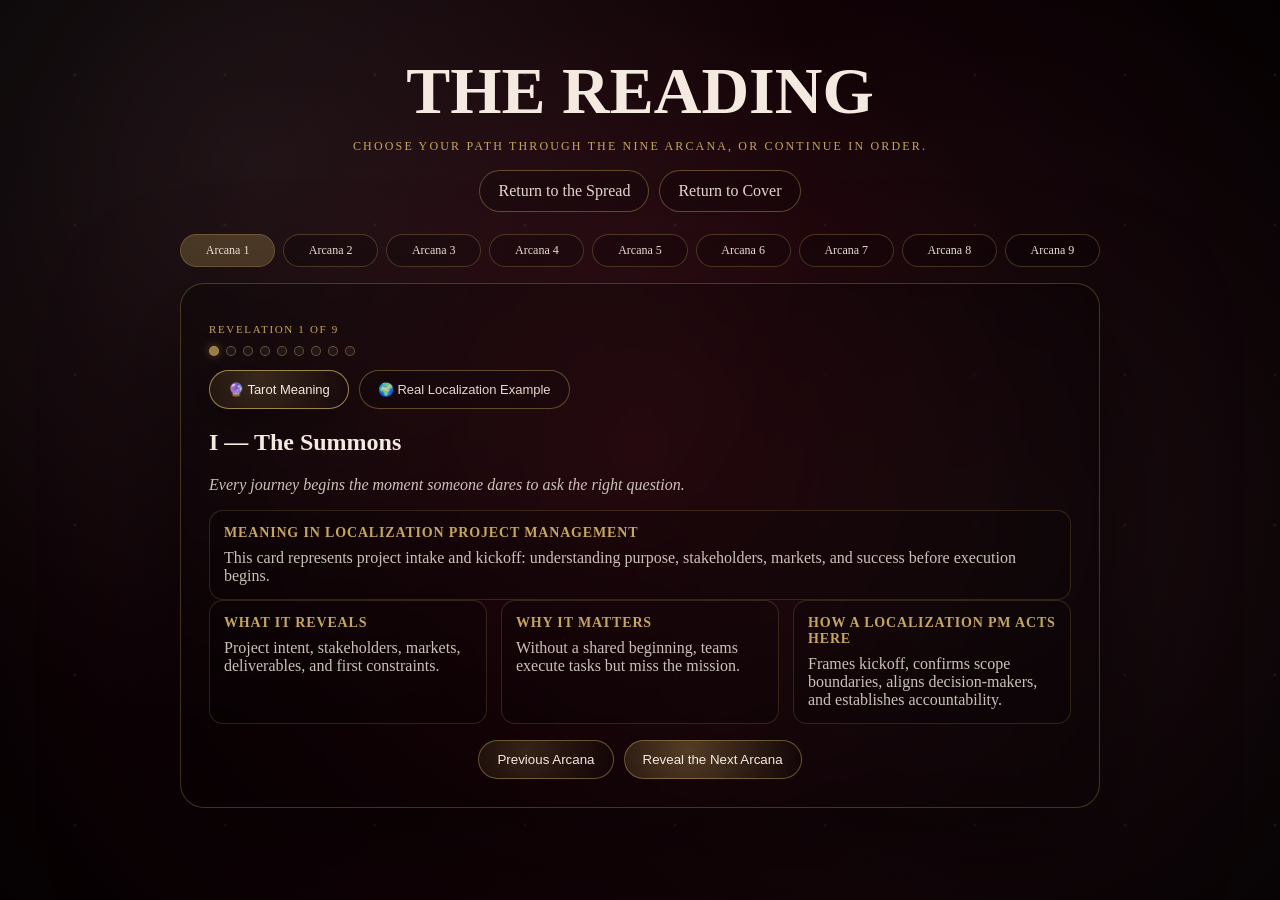
<file: reading.html>
<!doctype html>
<html lang="en">
<head>
  <meta charset="utf-8" />
  <meta name="viewport" content="width=device-width,initial-scale=1" />
  <title>The Reading</title>
  <link rel="stylesheet" href="styles.css" />
</head>
<body class="page page--reading">
  <div class="bg"></div>
  <div class="particles" aria-hidden="true"></div>
  <div class="petalLayer" id="petalLayer" aria-hidden="true"></div>

  <main class="readingStage">
    <header class="readingHeader">
      <h1 class="title">The Reading</h1>
      <p class="subtitle">Choose your path through the nine arcana, or continue in order.</p>
      <div class="readingActions">
        <a class="btn btn--ghost" href="spread.html">Return to the Spread</a>
        <a class="btn btn--ghost" href="index.html">Return to Cover</a>
      </div>
    </header>

    <nav class="arcanaRail" id="arcanaRail" aria-label="Arcana navigation"></nav>

    <section class="readingCard" id="readingCard" aria-live="polite">
      <p class="progress" id="progress">Revelation 1 of 9</p>
      <div class="progressDots" id="progressDots" aria-hidden="true"></div>
      <div class="lensToggle" role="tablist" aria-label="Reading lens">
        <button class="btn btn--gold-soft is-active" data-lens="tarot" type="button">🔮 Tarot Meaning</button>
        <button class="btn btn--ghost" data-lens="real" type="button">🌍 Real Localization Example</button>
      </div>
      <h2 id="arcanaTitle">Arcana</h2>
      <p class="prophecy" id="arcanaProphecy"></p>

      <div class="detailBlock">
        <h3 id="lensHeading">Meaning in Localization Project Management</h3>
        <p id="arcanaMeaning"></p>
      </div>

      <div class="detailGrid">
        <article class="detailBlock"><h3>What it reveals</h3><p id="arcanaReveals"></p></article>
        <article class="detailBlock"><h3>Why it matters</h3><p id="arcanaMatters"></p></article>
        <article class="detailBlock"><h3>How a localization PM acts here</h3><p id="arcanaActs"></p></article>
      </div>

      <div class="readingActions">
        <button class="btn btn--gold-soft" id="prevArcana">Previous Arcana</button>
        <button class="btn btn--gold" id="nextArcana">Reveal the Next Arcana</button>
      </div>
    </section>

    <section class="closingScene" id="closingScene" hidden>
      <div class="magic-dust" aria-hidden="true"></div>
      <div class="closingPetals" id="closingPetals" aria-hidden="true"></div>
      <div class="closingScene__veil" aria-hidden="true"></div>
      <div class="closingScene__candles" id="closingCandles" aria-hidden="true">
        <div class="candle"><div class="flame"></div></div><div class="candle"><div class="flame"></div></div><div class="candle"><div class="flame"></div></div>
        <div class="candle"><div class="flame"></div></div><div class="candle"><div class="flame"></div></div><div class="candle"><div class="flame"></div></div><div class="candle"><div class="flame"></div></div>
      </div>
      <p class="hint candleWhisper" id="candleWhisper" aria-live="polite"></p>
      <div class="closingScene__text">
        <p class="subtitle">The Ninth Arcana Settles</p>
        <h2>The room grows still as one final influence stirs.</h2>
        <p id="hiddenPrelude" class="hiddenPrelude" aria-live="polite"></p>

        <button class="hiddenCard" id="hiddenCard" type="button" aria-label="Reveal Arcana X" hidden>
          <span class="hiddenCard__inner">
            <span class="hiddenCard__face hiddenCard__face--back">
              <span class="kicker">Arcana X</span>
              <strong>The Invisible Conductor</strong>
            </span>
            <span class="hiddenCard__face hiddenCard__face--front">
              <span class="kicker">Arcana X — The Invisible Conductor</span>
              <h3>“Every system needs someone who sees the entire pattern.”</h3>
              <p>Localization projects appear to move through languages, systems, and teams on their own. But behind every successful launch is someone quietly holding the threads together.</p>
              <p>They balance deadlines and quality.<br>They coordinate linguists, engineers, and stakeholders.<br>They resolve invisible risks before anyone else notices them.</p>
              <p>They ensure that meaning survives the journey.</p>
              <p>This final card represents the role that connects every arcana revealed in the reading.</p>
              <p><strong>Localization Project Manager.</strong></p>
            </span>
          </span>
        </button>

        <p class="hiddenCardNote" id="hiddenCardNote" hidden>“Some roles appear only after the full reading is complete.”</p>
        <p class="finalLastWhisper" id="finalLastWhisper" hidden>The last card has spoken.</p>

        <div class="finalReading" id="finalReading" hidden>
          <h3>The reading is complete.</h3>
          <p>Every global experience depends on someone who understands how language, systems, and people move together.</p>
          <div class="finalReading__cards" id="finalCards" aria-hidden="true"></div>
          <p class="finalReading__closingWhisper">The cards grow quiet once more.</p>
          <a class="btn btn--gold" href="spread.html">Close the Reading</a>
          <p class="finalReading__signature">This reading was conducted by Duygu Taş.</p>
        </div>
      </div>
    </section>
  </main>

  <script src="script.js"></script>
</body>
</html>
</file>
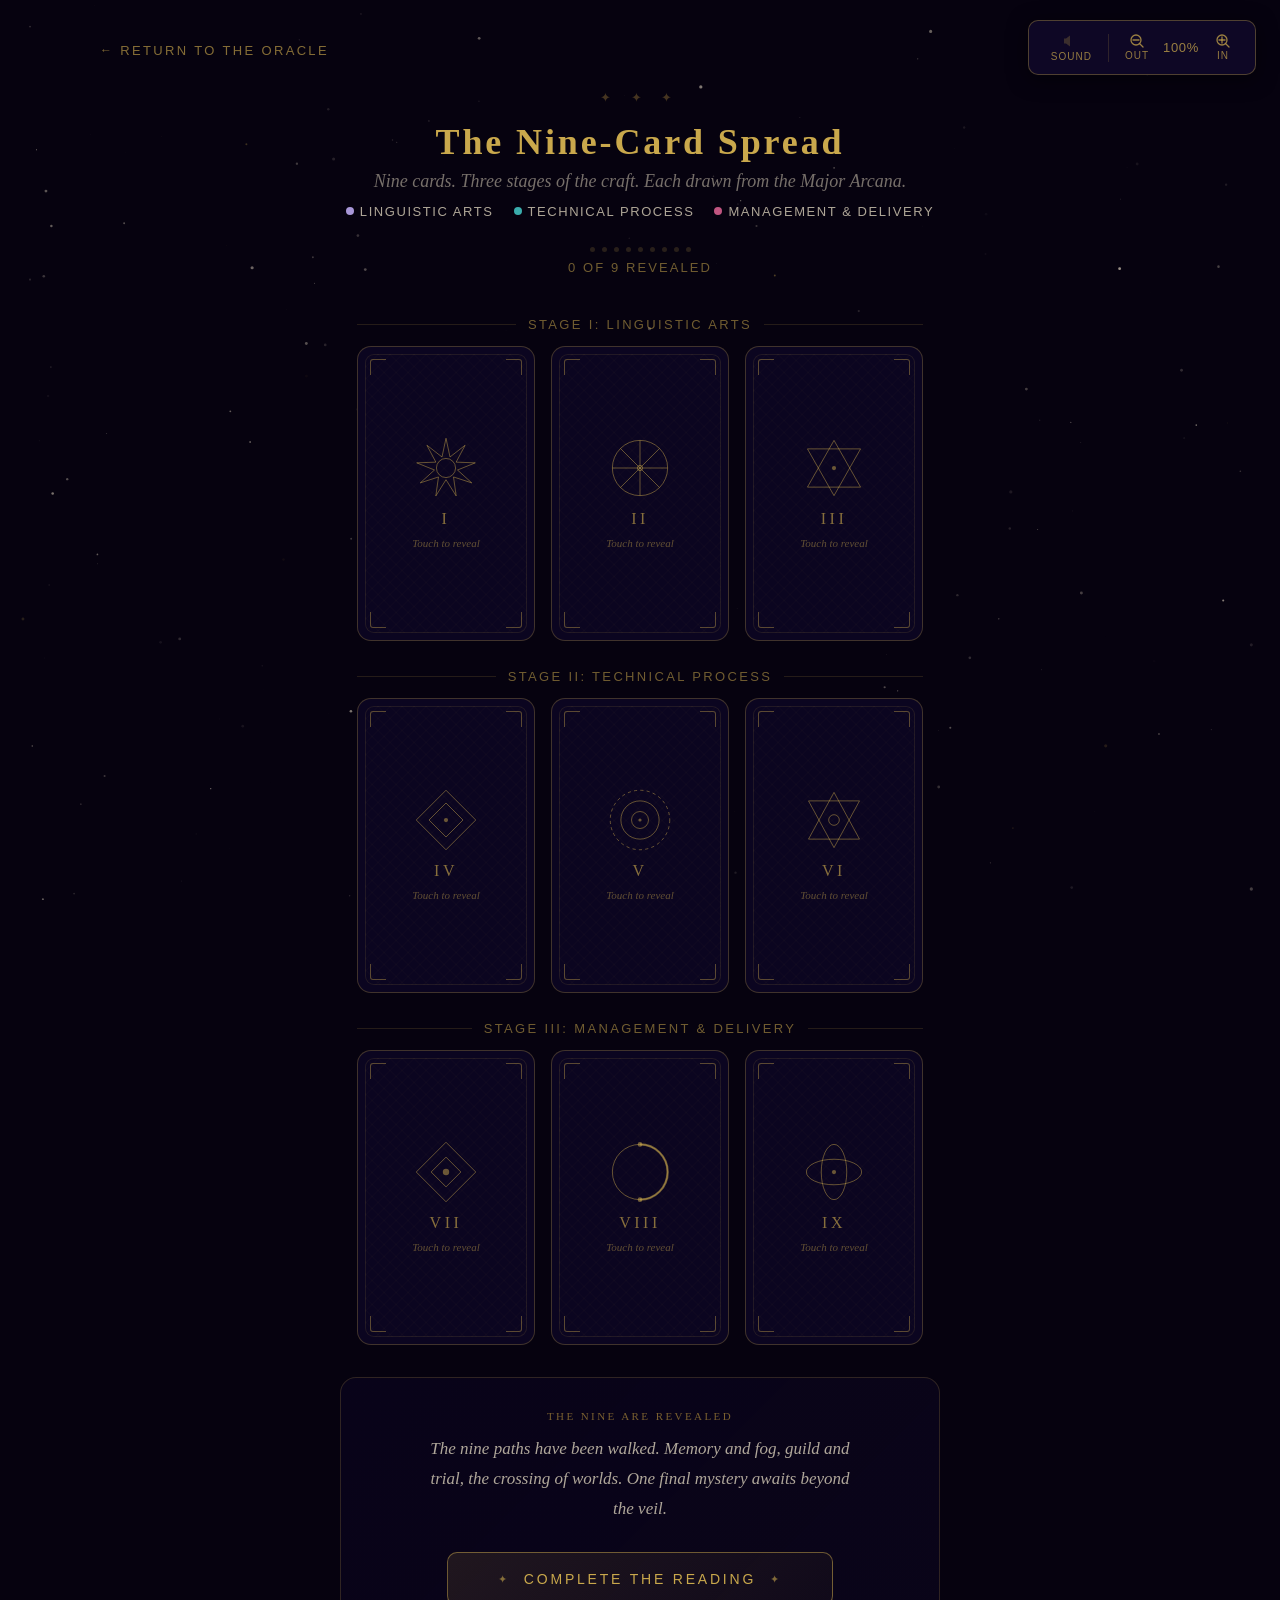
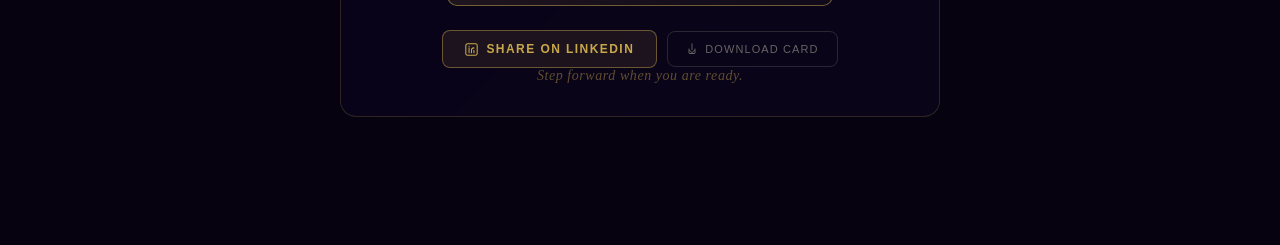
<file: spread.html>
<!doctype html>
<html lang="en">
<head>
<meta http-equiv="Content-Security-Policy" content="default-src 'self'; script-src 'self' 'unsafe-inline'; style-src 'self' 'unsafe-inline' https://fonts.googleapis.com; font-src https://fonts.gstatic.com; img-src 'self' data:; media-src 'self' https://cdn.pixabay.com; connect-src 'none';">
<meta charset="UTF-8">
<meta name="viewport" content="width=device-width, initial-scale=1.0">
<title>The Spread — Nine Cards of Localization PM | The Localization Oracle</title>
<!-- Primary SEO -->
<meta name="description" content="Flip nine tarot cards to reveal the complete craft of Localization Project Management: Translation Memory, LQA, Pseudotranslation, MTPE, Fuzzy Matches, Asset Management, Vendor Management, Localization Testing, and Transcreation.">
<meta name="keywords" content="localization PM cards, translation memory tarot, LQA, MTPE, fuzzy match analysis, vendor management localization, transcreation, localization testing, in-context review, TM leverage, localization portfolio">
<meta name="author" content="Duygu Taş">
<meta name="robots" content="index, follow">
<link rel="canonical" href="https://theoracleoflocalization.online/spread.html">
<!-- Open Graph -->
<meta property="og:type" content="website">
<meta property="og:url" content="https://theoracleoflocalization.online/spread.html">
<meta property="og:title" content="The Nine-Card Spread — The Localization Oracle">
<meta property="og:description" content="Nine tarot cards. Nine localization PM disciplines. Flip each card to reveal the hidden craft — from Translation Memory to Transcreation.">
<meta property="og:image" content="https://theoracleoflocalization.online/images/og-preview.jpg">
<meta property="og:image:alt" content="Nine tarot cards representing Localization PM disciplines">
<meta property="og:site_name" content="The Localization Oracle">
<meta property="og:locale" content="en_US">
<!-- Twitter Card -->
<meta name="twitter:card" content="summary_large_image">
<meta name="twitter:title" content="The Nine-Card Spread — The Localization Oracle">
<meta name="twitter:description" content="Nine cards. Three stages. The complete craft of Localization PM revealed through the Major Arcana.">
<meta name="twitter:image" content="https://theoracleoflocalization.online/images/og-preview.jpg">
<!-- Structured Data -->
<script type="application/ld+json">
{
  "@context": "https://schema.org",
  "@type": "WebPage",
  "url": "https://theoracleoflocalization.online/spread.html",
  "name": "The Nine-Card Spread — The Localization Oracle",
  "description": "Interactive tarot spread revealing nine Localization PM disciplines including TM leverage, LQA, MTPE, vendor management, and transcreation",
  "isPartOf": {
    "@type": "WebSite",
    "url": "https://theoracleoflocalization.online/",
    "name": "The Localization Oracle"
  },
  "author": {
    "@type": "Person",
    "name": "Duygu Taş",
    "url": "https://theoracleoflocalization.online/about.html"
  },
  "keywords": "localization PM, translation memory, LQA, MTPE, vendor management, transcreation, tarot, portfolio"
}
</script>
<link rel="preconnect" href="https://fonts.googleapis.com"/>
<link rel="preconnect" href="https://fonts.gstatic.com" crossorigin/>
<link href="https://fonts.googleapis.com/css2?family=Cinzel:wght@400;600;700&family=Cinzel+Decorative:wght@400;700&family=IM+Fell+English:ital@0;1&family=Raleway:wght@300;400;500;600&display=swap" rel="stylesheet"/>
<style>
:root{
  --deep:#06020f;--card-bg:#0b0520;--surface:#100828;--surface2:#18103a;
  --gold:#c9a84c;--gold-lt:#e8c97a;--gold-dim:#7a6030;--gold-faint:rgba(201,168,76,0.12);
  --parch:#f0e6cc;--parch-dim:rgba(240,230,204,0.48);
  --mist:#a897d8;--rose:#c05580;--teal:#3aacac;
  --div:rgba(201,168,76,0.16);--cw:178px;--ch:295px;
  --font-body:16px;--font-body-sm:15px;--font-italic:16px;--font-italic-lg:17px;
  --font-label:12px;--font-tag:11px;--font-card-real:11px;
}
*,*::before,*::after{box-sizing:border-box;margin:0;padding:0}
html,body{height:100%}
body{background:var(--deep);overflow-x:hidden;font-family:'Raleway',sans-serif;color:var(--parch)}
#starCanvas{position:fixed;top:0;left:0;width:100vw;height:100vh;z-index:0;pointer-events:none}
.page{position:relative;z-index:1;max-width:1120px;margin:0 auto;padding:2.5rem 1.25rem 6rem}
.back-link{display:inline-flex;align-items:center;gap:6px;color:rgba(201,168,76,0.65);font-size:13px;letter-spacing:.18em;text-decoration:none;text-transform:uppercase;margin-bottom:2rem;transition:color .2s;font-weight:500}
.back-link:hover{color:var(--gold)}
.back-link::before{content:'←';font-size:12px}
.header{text-align:center}
.ornament{font-size:13px;color:var(--gold-dim);letter-spacing:.6em;opacity:.55;margin-bottom:1rem}
h1{font-family:'Cinzel Decorative',serif;font-size:clamp(22px,4vw,36px);color:var(--gold);letter-spacing:.08em;margin-bottom:.5rem}
.subtitle{font-family:'IM Fell English',serif;font-style:italic;color:var(--parch-dim);font-size:clamp(15px,2vw,18px);font-weight:400;margin-bottom:.75rem}
.stage-legend{display:flex;justify-content:center;gap:20px;flex-wrap:wrap;margin-bottom:1.75rem}
.legend-item{display:flex;align-items:center;gap:6px;font-size:13px;letter-spacing:.12em;color:rgba(240,230,204,0.72);text-transform:uppercase;font-weight:400}
.legend-dot{width:8px;height:8px;border-radius:50%}
.progress-area{display:flex;flex-direction:column;align-items:center;gap:8px;margin-bottom:2.25rem}
.progress-row{display:flex;justify-content:center;gap:7px}
.progress-counter{font-family:'Raleway',sans-serif;font-size:13px;letter-spacing:0.16em;text-transform:uppercase;color:rgba(201,168,76,0.55);font-weight:400;transition:color 0.4s}
.progress-counter.all-revealed{color:rgba(201,168,76,0.7);animation:counterPulse 1.5s ease-in-out 3}
@keyframes counterPulse{0%,100%{opacity:0.7}50%{opacity:1;color:var(--gold)}}
.pip{width:5px;height:5px;border-radius:50%;background:rgba(201,168,76,.18);transition:background .4s,transform .3s,box-shadow .3s}
.pip.lit{background:var(--gold);transform:scale(1.5);box-shadow:0 0 8px rgba(201,168,76,.5)}
.cards-grid{display:grid;grid-template-columns:repeat(3,var(--cw));gap:22px 16px;justify-content:center;margin-bottom:2.5rem}
.stage-row-label{grid-column:1/-1;display:flex;align-items:center;gap:12px;font-size:13px;letter-spacing:.18em;text-transform:uppercase;color:rgba(201,168,76,0.55);font-weight:500;margin-top:6px;margin-bottom:-8px}
.stage-row-label::before,.stage-row-label::after{content:'';flex:1;height:1px;background:var(--div)}
.card-slot{width:var(--cw);height:var(--ch);perspective:1100px;cursor:pointer}
.card-inner{width:100%;height:100%;position:relative;transform-style:preserve-3d;transition:transform .85s cubic-bezier(.34,1.08,.64,1);border-radius:14px}
.card-slot.flipped .card-inner{transform:rotateY(180deg)}
.card-slot:not(.flipped):hover .card-inner{transform:translateY(-6px) rotateY(7deg)}
.card-slot:not(.flipped):hover .card-back{border-color:var(--stage-color,rgba(201,168,76,0.5));box-shadow:0 0 24px var(--stage-glow,rgba(201,168,76,0.15));transition:border-color 0.3s,box-shadow 0.3s}
.card-slot.active-card .card-front{box-shadow:0 0 0 2px var(--gold),0 0 36px rgba(201,168,76,.2)}
.card-face{position:absolute;inset:0;border-radius:14px;backface-visibility:hidden;-webkit-backface-visibility:hidden;overflow:hidden}
.card-back{background:var(--card-bg);border:1px solid rgba(201,168,76,.28);display:flex;flex-direction:column;align-items:center;justify-content:center;gap:8px}
.cb-frame{position:absolute;inset:7px;border:1px solid rgba(201,168,76,.12);border-radius:9px;
  background:repeating-linear-gradient(45deg,rgba(201,168,76,.018) 0,rgba(201,168,76,.018) 1px,transparent 0,transparent 50%),
             repeating-linear-gradient(-45deg,rgba(201,168,76,.018) 0,rgba(201,168,76,.018) 1px,transparent 0,transparent 50%);
  background-size:12px 12px}
.cb-corner{position:absolute;width:16px;height:16px;border-color:rgba(201,168,76,.42);border-style:solid}
.cb-corner.tl{top:12px;left:12px;border-width:1px 0 0 1px;border-radius:3px 0 0 0}
.cb-corner.tr{top:12px;right:12px;border-width:1px 1px 0 0;border-radius:0 3px 0 0}
.cb-corner.bl{bottom:12px;left:12px;border-width:0 0 1px 1px;border-radius:0 0 0 3px}
.cb-corner.br{bottom:12px;right:12px;border-width:0 1px 1px 0;border-radius:0 0 3px 0}
.cb-sigil{position:relative;z-index:2;width:68px;height:68px}
.cb-roman{position:relative;z-index:2;font-family:'Cinzel Decorative',serif;font-size:16px;color:rgba(201,168,76,0.65);letter-spacing:.22em;font-weight:400}
.cb-whisper{position:relative;z-index:2;font-family:'IM Fell English',serif;font-style:italic;font-size:11px;color:rgba(201,168,76,0.45);text-align:center;padding:0 14px;line-height:1.4}
@keyframes breathe{
  0%,100%{box-shadow:0 4px 24px rgba(0,0,0,.6)}
  50%{box-shadow:0 4px 32px rgba(201,168,76,.09),0 0 0 1px rgba(201,168,76,.06)}
}
.card-slot:not(.flipped) .card-back{animation:breathe 4s ease-in-out infinite;animation-delay:var(--delay,0s)}
.card-front{transform:rotateY(180deg);display:flex;flex-direction:column;border:1px solid rgba(201,168,76,.38)}
.cf-top{padding:7px 10px 5px;display:flex;align-items:center;justify-content:space-between;border-bottom:1px solid var(--div);flex-shrink:0}
.cf-roman{font-family:'Cinzel Decorative',serif;font-size:10px;color:var(--gold);letter-spacing:.15em}
.cf-arcana-name{font-family:'Raleway',sans-serif;font-style:normal;font-size:8px;color:var(--gold-dim);letter-spacing:.12em;text-align:right;line-height:1.3;max-width:90px}
.cf-art{flex:1;display:flex;align-items:center;justify-content:center;padding:0;position:relative;overflow:hidden;min-height:0}
.cf-art::before{content:'';position:absolute;inset:0;background:radial-gradient(ellipse at center,var(--art-glow,rgba(168,151,216,.22)) 0%,transparent 70%);pointer-events:none;z-index:1}
.cf-art img{width:100%;height:100%;object-fit:contain;object-position:center;display:block;filter:sepia(18%) contrast(1.05) brightness(.92) saturate(.9);transition:filter .5s ease}
.card-slot:hover .cf-art img{filter:sepia(0%) contrast(1.08) brightness(1) saturate(1.05)}
.cf-art svg{width:100%;height:100%;max-width:148px;max-height:162px;display:block}
.cf-art.has-img::after{content:'';position:absolute;inset:0;background:linear-gradient(to bottom,rgba(6,2,15,.35) 0%,transparent 30%,transparent 65%,rgba(6,2,15,.55) 100%);z-index:2;pointer-events:none}
.cf-bottom{padding:6px 10px 8px;border-top:1px solid var(--div);flex-shrink:0}
.cf-mystical{font-family:'Cinzel Decorative',serif;font-size:10px;color:var(--gold-lt);letter-spacing:.1em;margin-bottom:2px;line-height:1.35;font-weight:500}
.cf-real{font-family:'Raleway',sans-serif;font-style:normal;font-size:11px;color:rgba(240,230,204,0.72);line-height:1.3;font-weight:400}
.detail-panel{display:none;background:var(--surface);border:1px solid var(--div);border-radius:16px;max-width:740px;margin:0 auto 2rem;overflow:hidden;opacity:0;transform:translateY(14px);transition:opacity .45s,transform .45s;pointer-events:none}
.detail-panel.visible{opacity:1;transform:translateY(0);pointer-events:auto}
.d-stripe{height:4px;width:100%}
.d-body{padding:1.75rem 2rem 1.5rem}
.d-meta{display:flex;align-items:flex-start;justify-content:space-between;gap:12px;flex-wrap:wrap;margin-bottom:.75rem}
.d-left{flex:1;min-width:200px}
.d-eyebrow{display:flex;align-items:center;gap:10px;margin-bottom:5px}
.d-roman{font-family:'Cinzel Decorative',serif;font-size:10px;color:var(--gold-dim);letter-spacing:.25em}
.d-stage{font-size:11px;letter-spacing:.1em;text-transform:uppercase;padding:2px 9px;border-radius:20px;font-weight:600;border:1px solid}
.d-arcana-title{font-family:'Cinzel Decorative',serif;font-size:13px;color:rgba(201,168,76,.55);letter-spacing:.08em;margin-bottom:1px}
.d-name{font-family:'Cinzel Decorative',serif;font-size:clamp(15px,2.5vw,21px);color:var(--gold);margin-bottom:3px;line-height:1.2}
.d-real{font-family:'Raleway',sans-serif;font-style:normal;font-size:14px;color:rgba(168,151,216,0.85);font-weight:400}
.btn-example{display:inline-flex;align-items:center;gap:7px;font-family:'Raleway',sans-serif;font-size:11px;letter-spacing:.12em;text-transform:uppercase;font-weight:600;padding:9px 18px;border-radius:8px;cursor:pointer;background:linear-gradient(135deg,rgba(201,168,76,.12),rgba(201,168,76,.04));border:1px solid rgba(201,168,76,.42);color:var(--gold);transition:background .2s,border-color .2s;white-space:nowrap;flex-shrink:0;align-self:flex-start}
.btn-example:hover{background:rgba(201,168,76,.18);border-color:var(--gold)}
.btn-example:active{transform:scale(.97)}
.tarot-block{background:rgba(201,168,76,.055);border:1px solid rgba(201,168,76,.18);border-radius:10px;padding:1rem 1.25rem;margin-bottom:1rem;display:flex;gap:14px;align-items:flex-start}
.tarot-sigil-sm{flex-shrink:0;width:48px;height:48px;opacity:.85}
.tarot-label{font-size:11px;letter-spacing:.2em;text-transform:uppercase;color:var(--gold-dim);margin-bottom:3px}
.tarot-card-name{font-family:'Cinzel Decorative',serif;font-size:12px;color:var(--gold-lt);margin-bottom:4px}
.tarot-meaning{font-family:'IM Fell English',serif;font-style:italic;font-size:15px;color:var(--parch-dim);line-height:1.6}
.d-hr{width:48px;height:1px;background:var(--div);margin:1rem 0}
.d-oracle{font-family:'IM Fell English',serif;font-style:italic;font-size:16px;color:var(--gold-lt);border-left:2px solid var(--gold-dim);padding-left:14px;line-height:1.7;margin-bottom:.9rem}
.d-def{font-family:'Raleway',sans-serif;font-size:16px;color:rgba(240,230,204,0.82);line-height:1.78;margin-bottom:.9rem;font-weight:400}
.d-pm{font-family:'Raleway',sans-serif;font-size:15px;color:rgba(240,230,204,0.72);line-height:1.72;font-weight:400}
.d-tags{display:flex;flex-wrap:wrap;gap:6px;margin-top:1.1rem}
.d-tag{font-size:12px;letter-spacing:.08em;padding:5px 14px;border-radius:20px;border:1px solid var(--div);color:rgba(240,230,204,0.68);font-weight:400}
.modal-overlay{position:fixed;inset:0;z-index:100;background:rgba(6,2,15,.92);display:flex;align-items:center;justify-content:center;padding:1.5rem;opacity:0;pointer-events:none;transition:opacity .3s}
.modal-overlay.open{opacity:1;pointer-events:auto}
.modal-box{background:var(--surface2);border:1px solid rgba(201,168,76,.36);border-radius:18px;max-width:620px;width:100%;max-height:90vh;overflow-y:auto;transform:scale(.95) translateY(12px);transition:transform .3s;position:relative}
.modal-overlay.open .modal-box{transform:scale(1) translateY(0)}
.m-stripe{height:4px;border-radius:18px 18px 0 0;width:100%}
.m-body{padding:1.75rem 2rem 2rem}
.modal-close{position:absolute;top:14px;right:16px;background:transparent;border:1px solid var(--div);border-radius:50%;width:30px;height:30px;cursor:pointer;color:var(--parch-dim);font-size:16px;display:flex;align-items:center;justify-content:center}
.modal-close:hover{color:var(--gold);border-color:var(--gold)}
.m-eyebrow{font-size:9px;letter-spacing:.25em;text-transform:uppercase;color:var(--gold-dim);margin-bottom:4px}
.m-title{font-family:'Cinzel Decorative',serif;font-size:clamp(14px,2.5vw,19px);color:var(--gold);margin-bottom:3px;line-height:1.2}
.m-sub{font-family:'Raleway',sans-serif;font-style:normal;font-size:15px;color:rgba(168,151,216,0.85);font-weight:400;margin-bottom:1.25rem}
.scenario-block{background:rgba(255,255,255,.025);border:1px solid var(--div);border-radius:10px;padding:1.1rem 1.25rem;margin-bottom:1rem}
.scenario-label{font-size:9px;letter-spacing:.2em;text-transform:uppercase;color:var(--gold-dim);margin-bottom:6px}
.scenario-text{font-size:15px;line-height:1.75;color:rgba(240,230,204,0.82);font-weight:400}
.scenario-text strong{color:var(--gold-lt);font-weight:600}
.outcome-row{display:grid;grid-template-columns:1fr 1fr;gap:10px;margin-bottom:1rem}
.outcome-card{border-radius:10px;padding:.9rem 1rem;border:1px solid}
.outcome-card.good{background:rgba(58,172,172,.07);border-color:rgba(58,172,172,.22)}
.outcome-card.bad{background:rgba(192,85,128,.07);border-color:rgba(192,85,128,.22)}
.outcome-label{font-size:9px;letter-spacing:.2em;text-transform:uppercase;margin-bottom:5px;font-weight:600}
.outcome-card.good .outcome-label{color:var(--teal)}
.outcome-card.bad .outcome-label{color:var(--rose)}
.outcome-text{font-size:14px;line-height:1.72;color:rgba(240,230,204,0.72);font-weight:400}
.pm-tip{background:linear-gradient(135deg,rgba(201,168,76,.07),rgba(201,168,76,.02));border:1px solid rgba(201,168,76,.2);border-radius:10px;padding:1rem 1.25rem}
.pm-tip-label{font-size:9px;letter-spacing:.2em;text-transform:uppercase;color:var(--gold-dim);margin-bottom:5px}
.pm-tip-text{font-family:'IM Fell English',serif;font-style:italic;font-size:15px;color:rgba(240,230,204,0.82);line-height:1.75;font-weight:400}
.complete-msg{text-align:center;padding:2rem 1rem;opacity:0;transition:opacity .8s}
.complete-msg.show{opacity:1}
.complete-title{font-family:'Cinzel Decorative',serif;font-size:18px;color:var(--gold);margin-bottom:.5rem}
.complete-sub{font-family:'IM Fell English',serif;font-style:italic;color:var(--parch-dim);font-size:14px;margin-bottom:1.25rem}
.btn-again{font-family:'Raleway',sans-serif;font-size:11px;letter-spacing:.15em;text-transform:uppercase;padding:10px 26px;border:1px solid rgba(201,168,76,.38);border-radius:8px;background:transparent;color:var(--gold);cursor:pointer}
.btn-again:hover{background:var(--gold-faint)}
.controls-bar{position:fixed;top:1.25rem;right:1.5rem;z-index:250;display:flex;align-items:center;gap:4px;background:rgba(16,8,40,0.92);border:1px solid rgba(201,168,76,0.35);border-radius:10px;padding:8px 14px;backdrop-filter:blur(8px);box-shadow:0 4px 20px rgba(0,0,0,0.5)}
.ctrl-btn{display:flex;flex-direction:column;align-items:center;gap:3px;background:transparent;border:none;color:rgba(201,168,76,0.75);cursor:pointer;padding:4px 8px;border-radius:6px;transition:color 0.2s,background 0.2s;min-width:36px}
.ctrl-btn:hover{color:var(--gold);background:rgba(201,168,76,0.1)}
.ctrl-btn.active{color:var(--gold)}
.ctrl-btn.muted{color:rgba(201,168,76,0.3)}
.ctrl-label{font-family:'Raleway',sans-serif;font-size:10px;letter-spacing:0.1em;text-transform:uppercase;line-height:1;color:rgba(201,168,76,0.72);font-weight:500}
.ctrl-divider{width:1px;height:28px;background:rgba(201,168,76,0.18);margin:0 4px}
.ctrl-zoom-level{font-family:'Raleway',sans-serif;font-size:13px;color:rgba(201,168,76,0.75);min-width:40px;text-align:center;letter-spacing:0.05em;font-weight:500}
.sound-toggle.pulse{animation:soundPulse 1s ease-in-out 3}
@keyframes soundPulse{0%,100%{opacity:0.75}50%{opacity:1;color:var(--gold)}}
@media(max-width:640px){.controls-bar{top:0.75rem;right:auto;left:0.75rem;padding:6px 10px;gap:2px}.ctrl-label{display:none}.ctrl-btn{min-width:28px;padding:4px 5px}.ctrl-zoom-level{font-size:11px;min-width:32px}}
@media(max-width:640px){
  :root{--cw:108px;--ch:178px}
  .cards-grid{gap:10px 8px}
  .cf-mystical{font-size:6.5px}
  .cf-real{font-size:9px}
  .d-body{padding:1.25rem}
  .m-body{padding:1.25rem}
  .outcome-row{grid-template-columns:1fr}
  .d-meta{flex-direction:column}
}
@media(max-width:420px){
  :root{--cw:92px;--ch:152px}
  .cards-grid{gap:8px 6px}
}

/* ── FINISH READING BUTTON ── */
.finish-wrap{max-width:600px;margin:0 auto 2rem;text-align:center;opacity:1;transform:translateY(0);pointer-events:auto;position:relative}
.finish-wrap.visible{opacity:1;transform:translateY(0);pointer-events:auto}
.finish-constellation{position:absolute;inset:0;pointer-events:none;z-index:0;opacity:0;transition:opacity 1.5s ease}
.finish-constellation.show{opacity:1}
.finish-content{position:relative;z-index:1;padding:2rem 1.5rem;background:linear-gradient(135deg,rgba(11,5,32,0.6),rgba(16,8,40,0.4));border:1px solid rgba(201,168,76,0.2);border-radius:16px}
.finish-eyebrow{font-family:'Cinzel Decorative',serif;font-size:11px;color:var(--gold-dim);letter-spacing:0.22em;text-transform:uppercase;margin-bottom:0.75rem}
.finish-text{font-family:'IM Fell English',serif;font-style:italic;font-size:17px;color:rgba(240,230,204,0.72);line-height:1.78;margin-bottom:1.75rem;max-width:420px;margin-left:auto;margin-right:auto;font-weight:400}
.finish-btn{display:inline-flex;align-items:center;gap:14px;font-family:'Raleway',sans-serif;font-size:14px;font-weight:500;letter-spacing:0.2em;text-transform:uppercase;color:var(--gold);background:linear-gradient(135deg,rgba(201,168,76,0.12),rgba(201,168,76,0.04));border:1px solid rgba(201,168,76,0.5);border-radius:10px;padding:18px 50px;cursor:pointer;position:relative;overflow:hidden;transition:background 0.3s,border-color 0.3s;animation:finishGlow 2.5s ease-in-out infinite;margin-bottom:1rem}
@keyframes finishGlow{0%,100%{box-shadow:0 0 0 0 transparent}50%{box-shadow:0 0 32px rgba(201,168,76,0.25),0 0 0 1px rgba(201,168,76,0.12)}}
.finish-btn::after{content:'';position:absolute;top:0;left:-100%;width:55%;height:100%;background:linear-gradient(90deg,transparent,rgba(201,168,76,0.14),transparent);animation:finishSweep 3.5s ease-in-out infinite;animation-delay:0.8s}
@keyframes finishSweep{0%,100%{left:-100%}50%{left:150%}}
.finish-btn:hover{background:rgba(201,168,76,0.16);border-color:var(--gold)}
.finish-btn-orn{font-size:11px;opacity:0.6}
.share-buttons-row,.or-share-row{display:flex;gap:10px;align-items:center;justify-content:center;flex-wrap:wrap;margin-top:8px}
.share-li-btn,.or-btn-li{font-family:'Raleway',sans-serif;font-size:12px;font-weight:600;letter-spacing:0.12em;text-transform:uppercase;padding:11px 22px;border-radius:8px;cursor:pointer;display:inline-flex;align-items:center;gap:8px;transition:background 0.2s,border-color 0.2s;background:rgba(201,168,76,0.1);border:1px solid rgba(201,168,76,0.45);color:var(--gold)}
.share-li-btn:hover,.or-btn-li:hover{background:rgba(201,168,76,0.2);border-color:var(--gold)}
.share-dl-btn,.or-btn-dl{font-family:'Raleway',sans-serif;font-size:11px;font-weight:400;letter-spacing:0.1em;text-transform:uppercase;padding:11px 18px;border-radius:8px;cursor:pointer;display:inline-flex;align-items:center;gap:7px;transition:background 0.2s,color 0.2s;background:transparent;border:1px solid rgba(240,230,204,0.15);color:rgba(240,230,204,0.42)}
.share-dl-btn:hover,.or-btn-dl:hover{background:rgba(240,230,204,0.05);color:rgba(240,230,204,0.65)}
.finish-whisper{font-family:'IM Fell English',serif;font-style:italic;font-size:14px;color:rgba(201,168,76,0.45);letter-spacing:0.04em;font-weight:400}

/* ══════════════════════════════════════
   THE SUMMONING OVERLAY
══════════════════════════════════════ */
.summoning-overlay{position:fixed;inset:0;z-index:200;background:#06020f;display:flex;flex-direction:column;align-items:center;justify-content:flex-start;padding:3rem 1.25rem 4rem;overflow-y:auto;overflow-x:hidden;opacity:0;pointer-events:none;transition:opacity 0.8s ease}
.summoning-overlay.active{opacity:1;pointer-events:auto}
#summonStars{position:fixed;inset:0;z-index:0;pointer-events:none}
.summon-phase{position:relative;z-index:1;text-align:center;max-width:680px;width:100%}
.summon-phase-text{display:flex;flex-direction:column;align-items:center;gap:.75rem}
.summon-eyebrow{font-size:11px;letter-spacing:.22em;text-transform:uppercase;color:var(--gold-dim)}
.summon-orn{font-size:13px;letter-spacing:.5em;color:rgba(201,168,76,.45)}
.summon-phase-title{font-family:'Cinzel Decorative',serif;font-size:clamp(22px,4vw,34px);color:var(--gold);letter-spacing:.08em;line-height:1.2}
.summon-phase-sub{font-family:'IM Fell English',serif;font-style:italic;color:rgba(240,230,204,0.72);font-size:17px;line-height:1.72;font-weight:400}
.summon-ring-wrap{position:relative;width:340px;height:340px;margin:0 auto;flex-shrink:0}
#sigilCanvas{position:absolute;top:50%;left:50%;transform:translate(-50%,-50%);z-index:2}
.summon-ring-label{text-align:center;margin-top:1.5rem;font-size:12px;letter-spacing:.18em;text-transform:uppercase;color:rgba(201,168,76,.4);font-family:'IM Fell English',serif;font-style:italic}
.ring-card{position:absolute;width:40px;height:64px;border-radius:7px;border:1px solid rgba(201,168,76,.3);background:linear-gradient(160deg,#130830,#0c0520);display:flex;align-items:center;justify-content:center;opacity:0;transform-origin:170px 170px;transition:opacity .6s ease,box-shadow .6s ease}
.ring-card.visible{opacity:1}
.ring-card.lit{border-color:rgba(201,168,76,.6);box-shadow:0 0 14px rgba(201,168,76,.22)}
.ring-card svg{width:16px;height:16px}
.summon-final{display:flex;flex-direction:column;align-items:center;gap:2rem;max-width:720px;width:100%;padding-top:1.5rem;padding-bottom:2rem}
.tenth-card{width:180px;height:298px;perspective:1200px;cursor:pointer;flex-shrink:0}
.tenth-card-inner{width:100%;height:100%;position:relative;transform-style:preserve-3d;transition:transform 1.2s cubic-bezier(.34,1.08,.64,1);border-radius:14px}
.tenth-card.flipped .tenth-card-inner{transform:rotateY(180deg)}
.tenth-face{position:absolute;inset:0;border-radius:14px;backface-visibility:hidden;-webkit-backface-visibility:hidden;overflow:hidden}
.tenth-back{background:#0b0520;border:1px solid rgba(201,168,76,.45);display:flex;flex-direction:column;align-items:center;justify-content:center;gap:10px;animation:tenthPulse 2s ease-in-out infinite}
@keyframes tenthPulse{0%,100%{box-shadow:0 0 0 0 transparent}50%{box-shadow:0 0 40px rgba(201,168,76,.3),0 0 0 1px rgba(201,168,76,.15)}}
.tc-frame{position:absolute;inset:8px;border:1px solid rgba(201,168,76,.12);border-radius:9px;background:repeating-linear-gradient(45deg,transparent,transparent 9px,rgba(201,168,76,.02) 9px,rgba(201,168,76,.02) 10px),repeating-linear-gradient(-45deg,transparent,transparent 9px,rgba(201,168,76,.02) 9px,rgba(201,168,76,.02) 10px)}
.tc-corner{position:absolute;width:18px;height:18px;border-color:rgba(201,168,76,.5);border-style:solid;border-width:0}
.tc-corner.tl{top:12px;left:12px;border-top-width:1px;border-left-width:1px}
.tc-corner.tr{top:12px;right:12px;border-top-width:1px;border-right-width:1px}
.tc-corner.bl{bottom:12px;left:12px;border-bottom-width:1px;border-left-width:1px}
.tc-corner.br{bottom:12px;right:12px;border-bottom-width:1px;border-right-width:1px}
.tc-roman{position:relative;z-index:2;font-family:'Cinzel Decorative',serif;font-size:14px;color:var(--gold-dim);letter-spacing:.2em}
.tc-whisper{position:relative;z-index:2;font-family:'IM Fell English',serif;font-style:italic;font-size:10px;color:rgba(201,168,76,0.45);text-align:center;padding:0 16px;line-height:1.4}
.tenth-front{transform:rotateY(180deg);background:#08031a;border:1px solid rgba(201,168,76,.55);display:flex;flex-direction:column;box-shadow:0 0 60px rgba(201,168,76,.15)}
.tc-front-top{padding:8px 12px 6px;display:flex;align-items:center;justify-content:space-between;border-bottom:1px solid var(--div);flex-shrink:0}
.tc-arcana-num{font-family:'Cinzel Decorative',serif;font-size:12px;color:var(--gold);letter-spacing:.15em;cursor:pointer;animation:romanPulse 3s ease-in-out infinite}
@keyframes romanPulse{0%,100%{opacity:0.65}50%{opacity:1;color:var(--gold)}}
.cf-roman,.cb-roman,.d-roman,.cmd-roman,.tc-roman{font-family:'Cinzel',serif;font-variant-numeric:normal;font-feature-settings:"kern" 1,"liga" 0,"calt" 0;-webkit-font-feature-settings:"kern" 1,"liga" 0,"calt" 0;font-style:normal}
.tc-arcana-label{font-family:'Cinzel Decorative',serif;font-size:8px;color:var(--gold-dim);letter-spacing:.12em}
.tc-art{flex:1;overflow:hidden;position:relative;min-height:0}
.tc-art svg{width:100%;height:100%;display:block}
.tc-art::before{content:'';position:absolute;inset:0;background:radial-gradient(ellipse at 50% 40%,rgba(201,168,76,.08) 0%,transparent 65%);pointer-events:none;z-index:1}
.tc-front-bottom{padding:7px 12px 9px;border-top:1px solid var(--div);flex-shrink:0}
.tc-mystical{font-family:'Cinzel Decorative',serif;font-size:8px;color:var(--gold-lt);letter-spacing:.1em;margin-bottom:2px}
.tc-real{font-family:'IM Fell English',serif;font-style:italic;font-size:9px;color:var(--parch-dim)}
.oracle-reading{background:var(--surface);border:1px solid var(--div);border-radius:16px;overflow:hidden;width:100%;max-width:680px}
.oracle-reading>*{padding:0 2rem}
.or-eyebrow{padding-top:1.5rem;font-size:11px;letter-spacing:.22em;text-transform:uppercase;color:var(--gold-dim);margin-bottom:4px}
.or-name{font-family:'Cinzel Decorative',serif;font-size:clamp(22px,3.5vw,30px);color:var(--gold);line-height:1.2;margin-bottom:3px;background:linear-gradient(135deg,#e8c97a 0%,#c9a84c 40%,#f0e6cc 55%,#c9a84c 70%,#e8c97a 100%);background-size:300% 100%;-webkit-background-clip:text;-webkit-text-fill-color:transparent;background-clip:text;animation:shimmerText 4s ease-in-out infinite}
@keyframes shimmerText{0%{background-position:100% 0}50%{background-position:0% 0}100%{background-position:100% 0}}
.or-arcana{font-family:'IM Fell English',serif;font-style:italic;font-size:16px;color:var(--mist);margin-bottom:0}
.or-divider{width:calc(100% - 4rem);margin:1rem 2rem;height:1px;background:var(--div);position:relative;display:flex;align-items:center;justify-content:center}
.or-divider::after{content:'\2726';position:absolute;font-size:10px;color:var(--gold-dim);background:var(--surface);padding:0 8px}
.or-tarot-block{background:rgba(201,168,76,.055);border:1px solid rgba(201,168,76,.18);border-radius:10px;padding:1rem 1.25rem;margin:0 2rem 1rem}
.or-tarot-label{font-size:11px;letter-spacing:.18em;text-transform:uppercase;color:var(--gold-dim);margin-bottom:5px}
.or-tarot-text{font-family:'IM Fell English',serif;font-style:italic;font-size:15px;color:rgba(240,230,204,0.72);line-height:1.7;font-weight:400}
.or-oracle-text{font-family:'IM Fell English',serif;font-style:italic;font-size:17px;color:var(--gold-lt);border-left:2px solid var(--gold-dim);padding-left:14px;margin-left:2rem;margin-right:2rem;line-height:1.78;margin-bottom:1rem}
.or-def{font-size:16px;line-height:1.82;color:rgba(240,230,204,0.82);margin-bottom:.9rem;font-weight:400}
.or-pm-note{font-family:'IM Fell English',serif;font-style:italic;font-size:15px;color:rgba(240,230,204,0.72);line-height:1.75;font-weight:400}
.or-tags{display:flex;flex-wrap:wrap;gap:6px;padding:1rem 2rem}
.or-tag{font-size:13px;letter-spacing:.08em;padding:5px 15px;border-radius:20px;border:1px solid var(--div);color:var(--parch-dim)}
.or-buttons{display:flex;gap:12px;flex-wrap:wrap;padding:1rem 2rem 1.75rem;justify-content:flex-start}
.or-btn-share{display:inline-flex;align-items:center;gap:7px;font-family:'Raleway',sans-serif;font-size:13px;letter-spacing:.12em;text-transform:uppercase;font-weight:600;padding:12px 24px;border-radius:8px;cursor:pointer;background:linear-gradient(135deg,rgba(201,168,76,.15),rgba(201,168,76,.06));border:1px solid rgba(201,168,76,.5);color:var(--gold);transition:background .2s}
.or-btn-share:hover{background:rgba(201,168,76,.22)}
.or-btn-again{font-family:'Raleway',sans-serif;font-size:13px;letter-spacing:.12em;text-transform:uppercase;padding:12px 24px;border-radius:8px;cursor:pointer;background:transparent;border:1px solid rgba(201,168,76,.25);color:rgba(201,168,76,.55);transition:background .2s}
.or-btn-again:hover{background:rgba(201,168,76,.08)}
.or-btn-about{font-family:'Raleway',sans-serif;font-size:13px;letter-spacing:.12em;text-transform:uppercase;padding:12px 24px;border-radius:8px;background:transparent;border:1px solid rgba(168,151,216,0.3);color:rgba(168,151,216,0.65);text-decoration:none;transition:background .2s,color .2s;display:inline-block}
.or-btn-about:hover{background:rgba(168,151,216,0.08);color:var(--mist)}
@media(max-width:640px){
  .tenth-card{width:160px;height:264px}
  .summon-ring-wrap{width:280px;height:280px}
  #sigilCanvas{width:120px!important;height:120px!important}
  .oracle-reading>*{padding:0 1.25rem}
  .or-tarot-block{margin:0 1.25rem 1rem}
  .or-oracle-text{margin-left:1.25rem;margin-right:1.25rem}
  .or-tags{padding:1rem 1.25rem}
  .or-buttons{padding:1rem 1.25rem 1.5rem}
}

/* ── CARD DETAIL MODAL ── */
.card-modal-overlay{position:fixed;inset:0;z-index:150;background:rgba(6,2,15,0.88);display:flex;align-items:center;justify-content:center;padding:1.5rem;opacity:0;pointer-events:none;transition:opacity 0.3s ease}
.card-modal-overlay.open{opacity:1;pointer-events:auto}
.card-modal-box{background:var(--surface);border:1px solid var(--div);border-radius:16px;width:100%;max-width:680px;max-height:88vh;overflow-y:auto;overflow-x:hidden;transform:scale(0.95) translateY(10px);transition:transform 0.3s ease;position:relative}
.card-modal-overlay.open .card-modal-box{transform:scale(1) translateY(0)}
.cmd-stripe{height:4px;width:100%;border-radius:16px 16px 0 0;flex-shrink:0}
.cmd-body{padding:1.75rem 2rem 2rem;position:relative}
.cmd-close{position:absolute;top:14px;right:16px;background:transparent;border:1px solid var(--div);border-radius:50%;width:32px;height:32px;cursor:pointer;color:var(--parch-dim);font-size:18px;display:flex;align-items:center;justify-content:center;transition:color 0.2s,border-color 0.2s;z-index:300}
.cmd-close:hover{color:var(--gold);border-color:var(--gold)}
.cmd-header{display:flex;align-items:flex-start;justify-content:space-between;gap:12px;flex-wrap:wrap;margin-bottom:1.25rem;padding-right:2rem}
.cmd-left{flex:1;min-width:200px}
.cmd-eyebrow{display:flex;align-items:center;gap:10px;margin-bottom:5px}
.cmd-roman{font-family:'Cinzel Decorative',serif;font-size:10px;color:var(--gold-dim);letter-spacing:0.25em}
.cmd-stage{font-family:'Raleway',sans-serif;font-size:11px;letter-spacing:0.1em;text-transform:uppercase;padding:2px 9px;border-radius:20px;font-weight:600;border:1px solid}
.cmd-arcana-title{font-family:'Cinzel Decorative',serif;font-size:14px;color:rgba(201,168,76,0.5);letter-spacing:0.08em;margin-bottom:2px}
.cmd-name{font-family:'Cinzel Decorative',serif;font-size:clamp(18px,3vw,24px);color:var(--gold);margin-bottom:4px;line-height:1.2}
.cmd-real{font-family:'Raleway',sans-serif;font-size:16px;color:rgba(168,151,216,0.85);font-weight:400}
.cmd-example-btn{display:inline-flex;align-items:center;gap:7px;font-family:'Raleway',sans-serif;font-size:11px;letter-spacing:0.12em;text-transform:uppercase;font-weight:600;padding:9px 16px;border-radius:8px;cursor:pointer;background:rgba(201,168,76,0.08);border:1px solid rgba(201,168,76,0.4);color:var(--gold);transition:background 0.2s;white-space:nowrap;flex-shrink:0;align-self:flex-start}
.cmd-example-btn:hover{background:rgba(201,168,76,0.16)}
.cmd-tarot-block{background:rgba(201,168,76,0.055);border:1px solid rgba(201,168,76,0.18);border-radius:10px;padding:1rem 1.25rem;margin-bottom:1.25rem}
.cmd-tarot-label{font-family:'Raleway',sans-serif;font-size:11px;letter-spacing:0.18em;text-transform:uppercase;color:var(--gold-dim);margin-bottom:4px}
.cmd-tarot-name{font-family:'Cinzel Decorative',serif;font-size:15px;color:var(--gold-lt);margin-bottom:6px}
.cmd-tarot-meaning{font-family:'IM Fell English',serif;font-style:italic;font-size:16px;color:rgba(240,230,204,0.72);line-height:1.72}
.cmd-divider{width:48px;height:1px;background:var(--div);margin:1.1rem 0}
.cmd-oracle{font-family:'IM Fell English',serif;font-style:italic;font-size:17px;color:rgba(232,201,122,0.88);border-left:2px solid var(--gold-dim);padding-left:14px;line-height:1.75;margin-bottom:1rem}
.cmd-def{font-family:'Raleway',sans-serif;font-size:16px;line-height:1.8;color:rgba(240,230,204,0.82);margin-bottom:0.9rem;font-weight:400}
.cmd-pm{font-family:'Raleway',sans-serif;font-size:15px;line-height:1.75;color:rgba(240,230,204,0.72);font-weight:400}
.cmd-tags{display:flex;flex-wrap:wrap;gap:6px;margin-top:1.1rem;padding-bottom:0.25rem}
.cmd-tag{font-family:'Raleway',sans-serif;font-size:12px;letter-spacing:0.08em;padding:5px 14px;border-radius:20px;border:1px solid var(--div);color:rgba(240,230,204,0.68);font-weight:400}
@media(max-width:640px){
  .cmd-body{padding:1.25rem}
  .cmd-header{flex-direction:column;padding-right:2.5rem}
  .card-modal-overlay{padding:0.75rem}
  .card-modal-box{max-height:92vh}
}

/* ── RECRUITER EASTER EGG ── */
.easter-overlay{position:fixed;inset:0;z-index:300;background:rgba(6,2,15,0.94);display:flex;align-items:center;justify-content:center;padding:1.5rem;opacity:0;pointer-events:none;transition:opacity 0.4s ease}
.easter-overlay.open{opacity:1;pointer-events:auto}
.easter-box{background:var(--surface2);border:1px solid rgba(201,168,76,0.5);border-radius:18px;max-width:520px;width:100%;padding:2rem 2rem 1.75rem;position:relative;text-align:center;box-shadow:0 0 60px rgba(201,168,76,0.12)}
.easter-close{position:absolute;top:14px;right:16px;background:transparent;border:1px solid var(--div);border-radius:50%;width:30px;height:30px;cursor:pointer;color:var(--parch-dim);font-size:16px;display:flex;align-items:center;justify-content:center;transition:color 0.2s,border-color 0.2s}
.easter-close:hover{color:var(--gold);border-color:var(--gold)}
.easter-sigil{font-size:28px;color:rgba(201,168,76,0.4);margin-bottom:0.5rem;animation:easterPulse 2s ease-in-out infinite}
@keyframes easterPulse{0%,100%{opacity:0.4;transform:scale(1)}50%{opacity:0.8;transform:scale(1.15)}}
.easter-eyebrow{font-family:'Raleway',sans-serif;font-size:11px;letter-spacing:0.2em;text-transform:uppercase;color:var(--gold-dim);margin-bottom:6px}
.easter-title{font-family:'Cinzel Decorative',serif;font-size:clamp(20px,3vw,26px);color:var(--gold);margin-bottom:1rem;line-height:1.2}
.easter-text{font-family:'Raleway',sans-serif;font-size:14px;line-height:1.78;color:var(--parch-dim);margin-bottom:0.75rem;text-align:center;font-weight:400}
.easter-divider{width:60px;height:1px;background:rgba(201,168,76,0.2);margin:1rem auto}
.easter-subtle{font-family:'IM Fell English',serif;font-style:italic;font-size:14px;color:rgba(240,230,204,0.52);line-height:1.7;margin-bottom:1rem;text-align:center}
.easter-links{display:flex;gap:10px;flex-wrap:wrap;justify-content:center;margin:1.25rem 0}
.easter-link{display:inline-flex;align-items:center;gap:7px;font-family:'Raleway',sans-serif;font-size:13px;letter-spacing:0.1em;text-transform:uppercase;font-weight:600;padding:11px 20px;border:1px solid rgba(201,168,76,0.38);border-radius:8px;color:var(--gold);background:rgba(201,168,76,0.06);text-decoration:none;transition:background 0.2s,border-color 0.2s}
.easter-link:hover{background:rgba(201,168,76,0.14);border-color:var(--gold)}
.easter-footer{font-family:'IM Fell English',serif;font-style:italic;font-size:14px;color:rgba(201,168,76,0.28);margin-top:0.5rem}
.easter-pdf{color:var(--gold);border-color:rgba(201,168,76,0.5);background:rgba(201,168,76,0.1);font-weight:600}
.easter-pdf:hover{background:rgba(201,168,76,0.2);border-color:var(--gold)}
/* ── GO DEEPER / ORACLE'S LIBRARY ── */
.go-deeper{width:100%;padding:0 2rem 2.5rem}
.gd-divider{width:100%;height:1px;background:var(--div);position:relative;display:flex;align-items:center;justify-content:center;margin:1.25rem 0 1.5rem}
.gd-divider::after{content:'✦';position:absolute;font-size:10px;color:var(--gold-dim);background:var(--surface);padding:0 8px}
.gd-eyebrow{font-family:'Cinzel Decorative',serif;font-size:9px;letter-spacing:0.25em;text-transform:uppercase;color:var(--gold-dim);margin-bottom:5px}
.gd-title{font-family:'Cinzel Decorative',serif;font-size:clamp(16px,2.2vw,20px);color:var(--gold);margin-bottom:7px;line-height:1.2}
.gd-sub{font-family:'IM Fell English',serif;font-style:italic;font-size:16px;color:rgba(240,230,204,0.72);line-height:1.7;margin-bottom:1.5rem;font-weight:400}
.gd-section-label{font-family:'Cinzel Decorative',serif;font-size:9px;letter-spacing:0.22em;text-transform:uppercase;color:rgba(201,168,76,0.55);margin-bottom:10px;margin-top:1.5rem}
.gd-section-label:first-of-type{margin-top:0}
.gd-grid{display:grid;gap:10px;margin-bottom:0.5rem}
.gd-grid-learn{grid-template-columns:repeat(auto-fit,minmax(210px,1fr))}
.gd-grid-watch{grid-template-columns:repeat(auto-fit,minmax(240px,1fr))}
.gd-grid-community{grid-template-columns:repeat(auto-fit,minmax(210px,1fr))}
.gd-card{border-radius:10px;padding:14px 16px;text-decoration:none;display:block;transition:border-color 0.2s,transform 0.15s;border:1px solid rgba(201,168,76,0.12);background:var(--card-bg)}
.gd-card:hover{border-color:rgba(201,168,76,0.38);transform:translateY(-2px)}
.gd-card-learn{border-color:rgba(58,172,172,0.15);background:linear-gradient(135deg,rgba(58,172,172,0.04),var(--card-bg))}
.gd-card-learn:hover{border-color:rgba(58,172,172,0.4)}
.gd-card-watch{border-color:rgba(168,151,216,0.15);background:linear-gradient(135deg,rgba(168,151,216,0.04),var(--card-bg))}
.gd-card-watch:hover{border-color:rgba(168,151,216,0.4)}
.gd-card-community{border-color:rgba(201,168,76,0.12)}
.gd-card-featured{border-color:rgba(192,85,128,0.28);background:linear-gradient(135deg,rgba(192,85,128,0.07),var(--card-bg))}
.gd-card-featured:hover{border-color:rgba(192,85,128,0.55)}
.gd-card-featured .gd-card-name{color:#e8a0b8}
.gd-card-type{font-family:'Raleway',sans-serif;font-size:9px;letter-spacing:0.18em;text-transform:uppercase;color:rgba(201,168,76,0.55);margin-bottom:4px}
.gd-card-learn .gd-card-type{color:rgba(58,172,172,0.6)}
.gd-card-watch .gd-card-type{color:rgba(168,151,216,0.6)}
.gd-card-name{font-family:'Cinzel Decorative',serif;font-size:13px;color:var(--gold-lt);letter-spacing:0.06em;margin-bottom:3px;line-height:1.3}
.gd-card-source{font-family:'Raleway',sans-serif;font-size:11px;color:rgba(240,230,204,0.48);margin-bottom:7px;letter-spacing:0.02em}
.gd-card-desc{font-family:'Raleway',sans-serif;font-size:13px;color:rgba(240,230,204,0.68);line-height:1.62;margin-bottom:10px;font-weight:400}
.gd-card-tag{font-size:10px;letter-spacing:0.12em;text-transform:uppercase;color:var(--gold-dim);padding:3px 10px;border:1px solid rgba(201,168,76,0.18);border-radius:20px;display:inline-block}
.gd-tag-rose{color:#c05580;border-color:rgba(192,85,128,0.3)}
.gd-tag-video{color:var(--mist);border-color:rgba(168,151,216,0.3)}
@media(max-width:640px){.go-deeper{padding:0 1.25rem 1.5rem}.gd-grid-learn,.gd-grid-watch,.gd-grid-community{grid-template-columns:1fr}.gd-sub{font-size:14px}}
/* ── Focused Two-Panel View (desktop only) ── */
.focused-view{display:none;min-height:80vh}
@media(min-width:769px){
  .focused-view.active{
    display:flex;gap:0;width:100%;max-width:1100px;
    margin:0 auto;border:1px solid var(--div);
    border-radius:16px;overflow:hidden;
    animation:focusIn 0.4s cubic-bezier(0.34,1.08,0.64,1)
  }
  @keyframes focusIn{
    from{opacity:0;transform:scale(0.97)}
    to{opacity:1;transform:scale(1)}
  }
  .focus-card-panel{
    width:280px;flex-shrink:0;background:var(--card-bg);
    border-right:1px solid var(--div);
    display:flex;flex-direction:column;align-items:center;
    justify-content:center;padding:2rem 1.5rem;gap:1.5rem
  }
  .focus-card-wrap{width:160px;height:264px;position:relative}
  .focus-back-btn{
    font-family:'Raleway',sans-serif;font-size:11px;
    letter-spacing:0.16em;text-transform:uppercase;
    color:rgba(201,168,76,0.55);background:transparent;
    border:1px solid rgba(201,168,76,0.22);border-radius:7px;
    padding:9px 18px;cursor:pointer;
    transition:color 0.2s,border-color 0.2s
  }
  .focus-back-btn:hover{color:var(--gold);border-color:rgba(201,168,76,0.5)}
  .focus-reading-panel{
    flex:1;overflow-y:auto;background:var(--surface);max-height:85vh
  }
}
@media(max-width:768px){.focused-view{display:none!important}}
</style>
</head>
<body>
<canvas id="starCanvas" aria-hidden="true"></canvas>
<div class="page">
  <a class="back-link" href="index.html">Return to the Oracle</a>
  <div class="controls-bar" id="controlsBar">
    <button class="ctrl-btn" id="soundToggle" onclick="toggleSound()" title="Toggle sound">
      <svg id="soundIcon" width="16" height="16" viewBox="0 0 16 16" fill="none">
        <path d="M3 5.5H1v5h2l4 3V2.5L3 5.5z" fill="currentColor" opacity="0.8"/>
        <path id="soundWave1" d="M11 4a5 5 0 0 1 0 8" stroke="currentColor" stroke-width="1.3" stroke-linecap="round"/>
        <path id="soundWave2" d="M9.5 6a2.5 2.5 0 0 1 0 4" stroke="currentColor" stroke-width="1.3" stroke-linecap="round"/>
      </svg>
      <span class="ctrl-label">Sound</span>
    </button>
    <div class="ctrl-divider"></div>
    <button class="ctrl-btn" onclick="adjustZoom(-0.1)" title="Zoom out">
      <svg width="14" height="14" viewBox="0 0 14 14" fill="none">
        <circle cx="6" cy="6" r="5" stroke="currentColor" stroke-width="1.3"/>
        <line x1="3" y1="6" x2="9" y2="6" stroke="currentColor" stroke-width="1.3" stroke-linecap="round"/>
        <line x1="10" y1="10" x2="13" y2="13" stroke="currentColor" stroke-width="1.3" stroke-linecap="round"/>
      </svg>
      <span class="ctrl-label">Out</span>
    </button>
    <span class="ctrl-zoom-level" id="zoomLevel">100%</span>
    <button class="ctrl-btn" onclick="adjustZoom(0.1)" title="Zoom in">
      <svg width="14" height="14" viewBox="0 0 14 14" fill="none">
        <circle cx="6" cy="6" r="5" stroke="currentColor" stroke-width="1.3"/>
        <line x1="6" y1="3" x2="6" y2="9" stroke="currentColor" stroke-width="1.3" stroke-linecap="round"/>
        <line x1="3" y1="6" x2="9" y2="6" stroke="currentColor" stroke-width="1.3" stroke-linecap="round"/>
        <line x1="10" y1="10" x2="13" y2="13" stroke="currentColor" stroke-width="1.3" stroke-linecap="round"/>
      </svg>
      <span class="ctrl-label">In</span>
    </button>
  </div>
  <div class="header">
    <p class="ornament">&#10022; &#10022; &#10022;</p>
    <h1>The Nine-Card Spread</h1>
    <p class="subtitle">Nine cards. Three stages of the craft. Each drawn from the Major Arcana.</p>
    <div class="stage-legend">
      <div class="legend-item"><div class="legend-dot" style="background:#a897d8"></div>Linguistic Arts</div>
      <div class="legend-item"><div class="legend-dot" style="background:#3aacac"></div>Technical Process</div>
      <div class="legend-item"><div class="legend-dot" style="background:#c05580"></div>Management &amp; Delivery</div>
    </div>
    <div class="progress-area">
      <div class="progress-row" id="progressRow"></div>
      <div class="progress-counter" id="progressCounter">0 of 9 revealed</div>
    </div>
  </div>
  <div class="cards-grid" id="cardsGrid"></div>
  <!-- FOCUSED TWO-PANEL VIEW (desktop only) -->
  <div class="focused-view" id="focusedView">
    <!-- LEFT: the card -->
    <div class="focus-card-panel">
      <div class="focus-card-wrap" id="focusCardWrap">
        <!-- card front face injected by JS -->
      </div>
      <button class="focus-back-btn" onclick="closeFocusedView()">
        ← Back to the spread
      </button>
    </div>
    <!-- RIGHT: the reading -->
    <div class="focus-reading-panel" id="focusReadingPanel">
      <!-- reading content injected by JS -->
    </div>
  </div>
  <!-- CARD DETAIL MODAL -->
  <div class="card-modal-overlay" id="cardModalOverlay" onclick="closeCardModal(event)">
    <div class="card-modal-box" id="cardModalBox">
      <div class="cmd-stripe" id="cmdStripe"></div>
      <div class="cmd-body">
        <button class="cmd-close" onclick="closeCardModal()">&#215;</button>
        <div class="cmd-header">
          <div class="cmd-left">
            <div class="cmd-eyebrow">
              <span class="cmd-roman" id="cmdRoman"></span>
              <span class="cmd-stage" id="cmdStage"></span>
            </div>
            <div class="cmd-arcana-title" id="cmdArcanaTitle"></div>
            <div class="cmd-name" id="cmdName"></div>
            <div class="cmd-real" id="cmdReal"></div>
          </div>
          <button class="cmd-example-btn" id="cmdExampleBtn" onclick="openModal()">
            <svg width="13" height="13" viewBox="0 0 16 16" fill="none">
              <circle cx="8" cy="8" r="6.5" stroke="currentColor" stroke-width="1.3"/>
              <path d="M8 7v5M8 5v.5" stroke="currentColor" stroke-width="1.5" stroke-linecap="round"/>
            </svg>
            Real-Life Example
          </button>
        </div>
        <div class="cmd-tarot-block">
          <div class="cmd-tarot-label">Tarot Correspondence</div>
          <div class="cmd-tarot-name" id="cmdTarotName"></div>
          <div class="cmd-tarot-meaning" id="cmdTarotMeaning"></div>
        </div>
        <div class="cmd-divider"></div>
        <p class="cmd-oracle" id="cmdOracle"></p>
        <p class="cmd-def" id="cmdDef"></p>
        <p class="cmd-pm" id="cmdPm"></p>
        <div class="cmd-tags" id="cmdTags"></div>
      </div>
    </div>
  </div>
  <!-- FINISH READING BUTTON: shown after all 9 cards flipped -->
  <div class="finish-wrap visible" id="finishWrap">
    <div class="finish-constellation" id="finishConstellation">
      <!-- constellation SVG injected by JS -->
    </div>
    <div class="finish-content">
      <div class="finish-eyebrow">The Nine Are Revealed</div>
      <p class="finish-text">The nine paths have been walked. Memory and fog, guild and trial, the crossing of worlds. One final mystery awaits beyond the veil.</p>
      <button class="finish-btn" id="finishBtn" onclick="beginSummoning()">
        <span class="finish-btn-orn">✦</span>
        Complete the Reading
        <span class="finish-btn-orn">✦</span>
      </button>
      <div class="share-buttons-row">
        <button class="share-li-btn" onclick="shareOnLinkedIn()">
          <svg width="13" height="13" viewBox="0 0 16 16" fill="none">
            <rect x="1" y="1" width="14" height="14" rx="2" stroke="currentColor" stroke-width="1.3"/>
            <path d="M5 6v6M5 4v.4M8 12V9c0-1.5 1-3 3-3v0M11 12V9" stroke="currentColor" stroke-width="1.3" stroke-linecap="round"/>
          </svg>
          Share on LinkedIn
        </button>
        <button class="share-dl-btn" onclick="showNamePrompt()">
          <svg width="12" height="12" viewBox="0 0 16 16" fill="none">
            <path d="M4 8V13a1 1 0 001 1h6a1 1 0 001-1V8" stroke="currentColor" stroke-width="1.3" stroke-linecap="round"/>
            <path d="M8 1v8M5 10l3 3 3-3" stroke="currentColor" stroke-width="1.3" stroke-linecap="round" stroke-linejoin="round"/>
          </svg>
          Download card
        </button>
      </div>
      <p class="finish-whisper">Step forward when you are ready.</p>
    </div>
  </div>
  <!-- THE SUMMONING: full screen overlay, hidden until all 9 cards flipped -->
  <div id="summoningOverlay" class="summoning-overlay">
    <canvas id="summonStars"></canvas>

    <!-- Phase 1: title appears -->
    <div class="summon-phase" id="sPhase1">
      <div class="summon-phase-text">
        <div class="summon-eyebrow">The Spread is Complete</div>
        <div class="summon-orn">&#10022; &#10022; &#10022;</div>
        <div class="summon-phase-title">The Nine Are Gathered</div>
        <div class="summon-phase-sub">One final mystery remains. The circle must be cast.</div>
      </div>
    </div>

    <!-- Phase 2: circular ring of cards + sigil -->
    <div class="summon-phase" id="sPhase2" style="display:none">
      <div class="summon-ring-wrap" id="summonRing">
        <canvas id="sigilCanvas" width="160" height="160"></canvas>
      </div>
      <div class="summon-ring-label" id="summonRingLabel">the circle is cast</div>
    </div>

    <!-- Phase 3: sigil complete + oracle message -->
    <div class="summon-phase" id="sPhase3" style="display:none">
      <div class="summon-final">

        <!-- The 10th card, large, central SVG -->
        <div class="tenth-card" id="tenthCard">
          <div class="tenth-card-inner" id="tenthCardInner">

            <!-- card back -->
            <div class="tenth-face tenth-back">
              <div class="tc-frame"></div>
              <div class="tc-corner tl"></div>
              <div class="tc-corner tr"></div>
              <div class="tc-corner bl"></div>
              <div class="tc-corner br"></div>
              <svg width="80" height="80" viewBox="0 0 80 80" fill="none">
                <circle cx="40" cy="40" r="32" stroke="#c9a84c" stroke-width="0.9" opacity="0.45"/>
                <circle cx="40" cy="40" r="20" stroke="#c9a84c" stroke-width="0.8" opacity="0.35" stroke-dasharray="3 3"/>
                <path d="M40 8v64M8 40h64M17 17l46 46M63 17L17 63" stroke="#c9a84c" stroke-width="0.6" opacity="0.2"/>
                <circle cx="40" cy="40" r="6" stroke="#c9a84c" stroke-width="1" opacity="0.6"/>
                <circle cx="40" cy="40" r="2.5" fill="#c9a84c" opacity="0.7"/>
                <circle cx="40" cy="8" r="2.5" fill="#c9a84c" opacity="0.6"/>
                <circle cx="40" cy="72" r="2.5" fill="#c9a84c" opacity="0.6"/>
                <circle cx="8" cy="40" r="2.5" fill="#c9a84c" opacity="0.6"/>
                <circle cx="72" cy="40" r="2.5" fill="#c9a84c" opacity="0.6"/>
              </svg>
              <div class="tc-roman">X</div>
              <div class="tc-whisper">Touch to complete the reading</div>
            </div>

            <!-- card front: Judgement illustration -->
            <div class="tenth-face tenth-front">
              <div class="tc-front-top">
                <span class="tc-arcana-num" onclick="handleEasterClick()" title="Click twice...">X</span>
                <span class="tc-arcana-label">Judgement</span>
              </div>
              <div class="tc-art">
                <img
                  src="images/judgement.jpg"
                  alt="Judgement: Major Arcana XX"
                  loading="lazy"
                  style="width:100%;height:100%;object-fit:cover;object-position:top center;display:block;filter:sepia(15%) contrast(1.05) brightness(0.9);"
                  onerror="this.style.display='none'"
                />
              </div>
              <div class="tc-front-bottom">
                <div class="tc-mystical">The Oracle Awakens</div>
                <div class="tc-real">Judgement: Major Arcana XX</div>
              </div>
            </div>

          </div>
        </div>

        <!-- Oracle reading (appears after card flip) -->
        <div class="oracle-reading" id="oracleReading" style="opacity:0;transition:opacity 1.2s ease">
          <div class="or-eyebrow">Arcana X &#183; The Oracle&#8217;s Final Reading</div>
          <div class="or-name">You Are the Oracle</div>
          <div class="or-arcana">Judgement: Major Arcana XX</div>
          <div class="or-divider"></div>
          <div class="or-tarot-block">
            <div class="or-tarot-label">The Tarot Speaks</div>
            <div class="or-tarot-text">Judgement depicts the angel sounding the final trumpet, and the dead rising, arms outstretched, answering the call. It is not the card of ending. It is the card of awakening. Of being summoned to your full purpose. Of hearing the call and rising to meet it.</div>
          </div>
          <div class="or-divider"></div>
          <p class="or-oracle-text">&#8220;The nine paths have been walked. The memory has been mastered. The fog has been read by lantern. The guild has been briefed, the trial endured, the worlds crossed. Judgement does not ask whether you are ready. It announces that you already are.&#8221;</p>
          <p class="or-def">You have moved through the complete arc of localization project management: from the foundational alchemy of Translation Memory to the highest craft of Transcreation. Each card was a discipline. Together they are a programme. And a programme needs a keeper.</p>
          <p class="or-pm-note">The complete localization PM does not merely manage tasks; they hold the whole: the cost and the craft, the machine and the human, the brief and the delivery, the asset and the relationship. The Oracle&#8217;s counsel is this: you have seen all nine faces. Trust what you know.</p>
          <div class="or-tags">
            <span class="or-tag">The Nine Paths Walked</span>
            <span class="or-tag">The Craft Made Whole</span>
            <span class="or-tag">Keeper of the Programme</span>
            <span class="or-tag">The Oracle Awakens</span>
          </div>
          <div class="or-buttons">
            <div class="or-share-row">
              <button class="or-btn-li" onclick="shareOnLinkedIn()">
                <svg width="13" height="13" viewBox="0 0 16 16" fill="none">
                  <rect x="1" y="1" width="14" height="14" rx="2" stroke="currentColor" stroke-width="1.3"/>
                  <path d="M5 6v6M5 4v.4M8 12V9c0-1.5 1-3 3-3v0M11 12V9" stroke="currentColor" stroke-width="1.3" stroke-linecap="round"/>
                </svg>
                Share on LinkedIn
              </button>
              <button class="or-btn-dl" onclick="showNamePrompt()">
                <svg width="12" height="12" viewBox="0 0 16 16" fill="none">
                  <path d="M4 8V13a1 1 0 001 1h6a1 1 0 001-1V8" stroke="currentColor" stroke-width="1.3" stroke-linecap="round"/>
                  <path d="M8 1v8M5 10l3 3 3-3" stroke="currentColor" stroke-width="1.3" stroke-linecap="round" stroke-linejoin="round"/>
                </svg>
                Download card
              </button>
            </div>
            <button class="or-btn-again" onclick="closeSummoningAndReset()">Begin Again</button>
            <a href="about.html" class="or-btn-about">Meet the Oracle's Keeper →</a>
          </div>
          <!-- THE ORACLE'S LIBRARY: Go Deeper -->
          <div class="go-deeper">
            <div class="gd-divider"></div>
            <div class="gd-eyebrow">The Oracle's Library</div>
            <h3 class="gd-title">Go Deeper into the Craft</h3>
            <p class="gd-sub">The cards have named the disciplines. These are the voices, courses, and communities that map the territory further.</p>

            <!-- SECTION: Learn -->
            <div class="gd-section-label">✦ Learn</div>
            <div class="gd-grid gd-grid-learn">
              <a href="https://localizationacademy.com/localization-project-manager/" target="_blank" class="gd-card gd-card-learn">
                <div class="gd-card-type">Course</div>
                <div class="gd-card-name">Localization PM Course</div>
                <div class="gd-card-source">Localization Academy · Andrej Zito</div>
                <div class="gd-card-desc">The most recommended hands-on course for becoming a localization PM. Practice-oriented with real exercises, CAT tool exposure, and access to the instructor. Dozens of juniors credit it with landing their first role.</div>
                <div class="gd-card-tag">Paid Course</div>
              </a>
              <a href="https://academy.lokalise.com/courses" target="_blank" class="gd-card gd-card-learn">
                <div class="gd-card-type">Course</div>
                <div class="gd-card-name">Lokalise Academy</div>
                <div class="gd-card-source">Lokalise · 22 free courses</div>
                <div class="gd-card-desc">22 free on-demand localization courses taught by working industry professionals: from crash courses for beginners to workflow design for senior PMs. Includes certification. No excuse not to start.</div>
                <div class="gd-card-tag">Free &amp; Certified</div>
              </a>
              <a href="https://www.nimdzi.com/courses/how-to-set-up-your-localization-metrics-program-advancing-your-strategy-and-explaining-the-business-impact/" target="_blank" class="gd-card gd-card-learn">
                <div class="gd-card-type">Course</div>
                <div class="gd-card-name">Localization Metrics Programme</div>
                <div class="gd-card-source">Nimdzi Insights</div>
                <div class="gd-card-desc">How to set up, measure, and communicate localization's business impact to leadership. The skill that gets PMs a seat at the table, and keeps them there. Essential for anyone moving toward programme ownership.</div>
                <div class="gd-card-tag">Strategy</div>
              </a>
              <a href="https://www.localizationinstitute.com/course/localization-project-management-certification/" target="_blank" class="gd-card gd-card-learn">
                <div class="gd-card-type">Certification</div>
                <div class="gd-card-name">LPM Certification</div>
                <div class="gd-card-source">The Localization Institute · Updated 2025</div>
                <div class="gd-card-desc">38-topic rigorous certification covering PM methodology, MT, AI in localization, Agile workflows, and ISO 21500. Updated November 2025. The credential that signals serious professional intent.</div>
                <div class="gd-card-tag">Certification</div>
              </a>
              <a href="https://laratranslate.com" target="_blank" class="gd-card gd-card-learn">
                <div class="gd-card-type">Free Tool</div>
                <div class="gd-card-name">Lara Translate</div>
                <div class="gd-card-source">Translated · laratranslate.com · Free tier</div>
                <div class="gd-card-desc">The MT tool that explains its own choices. Built by Translated on 25 million professional translations, Lara supports Faithful, Fluid, and Creative translation styles, 200 languages, glossaries, and CAT tool integration. The AI co-pilot that knows its limits.</div>
                <div class="gd-card-tag">Free MT Tool</div>
              </a>
              <a href="https://www.matecat.com" target="_blank" class="gd-card gd-card-learn">
                <div class="gd-card-type">Free Tool</div>
                <div class="gd-card-name">MateCat</div>
                <div class="gd-card-source">Translated · matecat.com · Completely free</div>
                <div class="gd-card-desc">A fully free browser-based CAT tool used by professionals worldwide. No installation, no subscription. Built-in MT, TM, glossary support, and job management. The fastest way to understand how CAT tools actually work, hands-on.</div>
                <div class="gd-card-tag">Free CAT Tool</div>
              </a>
            </div>

            <!-- SECTION: Watch -->
            <div class="gd-section-label">✦ Watch</div>
            <div class="gd-grid gd-grid-watch">
              <a href="https://www.youtube.com/LocalizationAcademy" target="_blank" class="gd-card gd-card-watch">
                <div class="gd-card-type">YouTube</div>
                <div class="gd-card-name">Localization Academy</div>
                <div class="gd-card-source">YouTube · Andrej Zito</div>
                <div class="gd-card-desc">Interviews, tutorials, and honest career advice for localization PMs at every level. The most consistent free video resource in the industry, covering TMS tools, workflows, job hunting, and what the job actually looks like day to day.</div>
                <div class="gd-card-tag gd-tag-video">▶ YouTube</div>
              </a>
              <a href="https://www.youtube.com/@Slator" target="_blank" class="gd-card gd-card-watch">
                <div class="gd-card-type">YouTube</div>
                <div class="gd-card-name">Slator TV</div>
                <div class="gd-card-source">YouTube · Slator</div>
                <div class="gd-card-desc">Industry interviews and analysis from the team behind Slator. LSP market trends, AI in translation, enterprise localization strategy: the bigger picture of where the industry is heading, in conversation format.</div>
                <div class="gd-card-tag gd-tag-video">▶ YouTube</div>
              </a>
            </div>

            <!-- SECTION: Community -->
            <div class="gd-section-label">✦ Community</div>
            <div class="gd-grid gd-grid-community">
              <a href="https://womeninlocalization.com" target="_blank" class="gd-card gd-card-featured">
                <div class="gd-card-type" style="color:rgba(192,85,128,0.7)">Community</div>
                <div class="gd-card-name">Women in Localization</div>
                <div class="gd-card-source">womeninlocalization.com · Global + Turkey chapter forming</div>
                <div class="gd-card-desc">The leading nonprofit for women and their allies in the industry. Mentoring via MentorEase, upskilling programs, global chapters, and a community that has your back through every stage of the career. A Turkey chapter is in development.</div>
                <div class="gd-card-tag gd-tag-rose">Community &amp; Mentorship</div>
              </a>
              <a href="https://www.nimdzi.com" target="_blank" class="gd-card gd-card-community">
                <div class="gd-card-type">Research</div>
                <div class="gd-card-name">Nimdzi Insights</div>
                <div class="gd-card-source">nimdzi.com · Free Nimdzi 100 annual report</div>
                <div class="gd-card-desc">Research, rankings, and analysis of the global localization market. The Nimdzi 100 is the annual census of the world's largest LSPs. Free to access: required reading for anyone serious about understanding the industry landscape.</div>
                <div class="gd-card-tag">Research &amp; Data</div>
              </a>
              <a href="https://slator.com" target="_blank" class="gd-card gd-card-community">
                <div class="gd-card-type">News</div>
                <div class="gd-card-name">Slator</div>
                <div class="gd-card-source">slator.com · Daily industry news</div>
                <div class="gd-card-desc">Market intelligence for the language industry. MT, AI, M&amp;A, pricing trends. If something shifts in the industry, Slator reports it first. The 2025 Pro Guide on Translation AI is essential reading for any PM working with MT.</div>
                <div class="gd-card-tag">Industry Intelligence</div>
              </a>
              <a href="https://multilingual.com" target="_blank" class="gd-card gd-card-community">
                <div class="gd-card-type">Magazine</div>
                <div class="gd-card-name">MultiLingual Magazine</div>
                <div class="gd-card-source">multilingual.com · Since 1987</div>
                <div class="gd-card-desc">The industry's trade publication. Every March they dedicate an issue to women leading localization. A record of the industry's evolution and the people shaping it: from OpenAI's head of internationalization to independent specialists.</div>
                <div class="gd-card-tag">Industry Press</div>
              </a>
              <a href="https://locworld.com" target="_blank" class="gd-card gd-card-community">
                <div class="gd-card-type">Conference</div>
                <div class="gd-card-name">LocWorld</div>
                <div class="gd-card-source">locworld.com · Annual</div>
                <div class="gd-card-desc">The conference where enterprise localization programme leaders meet. If you want to understand the buyer's side, and meet the people running global programmes at Spotify, Amazon, and Adobe, this is the room to be in.</div>
                <div class="gd-card-tag">Events</div>
              </a>
              <a href="https://www.gala-global.org" target="_blank" class="gd-card gd-card-community">
                <div class="gd-card-type">Association</div>
                <div class="gd-card-name">GALA</div>
                <div class="gd-card-source">gala-global.org</div>
                <div class="gd-card-desc">The Globalization and Localization Association. Training, certification paths, and a professional network for everyone in the language services ecosystem: from freelancers to enterprise programme managers.</div>
                <div class="gd-card-tag">Professional Association</div>
              </a>
              <a href="https://www.linkedin.com/company/locworld" target="_blank" class="gd-card gd-card-community">
                <div class="gd-card-type">LinkedIn</div>
                <div class="gd-card-name">LocWorld on LinkedIn</div>
                <div class="gd-card-source">LinkedIn · locworld</div>
                <div class="gd-card-desc">Follow LocWorld's LinkedIn page for conference updates, industry discussions, and connections with localization programme leaders from companies like Spotify, Amazon, and Adobe.</div>
                <div class="gd-card-tag">Community</div>
              </a>
            </div>
          </div>
        </div>

      </div>
    </div>

  </div>
</div>
<div class="modal-overlay" id="modalOverlay" onclick="closeOutside(event)">
  <div class="modal-box">
    <div class="m-stripe" id="mStripe"></div>
    <div class="m-body">
      <button class="modal-close" onclick="closeModal()">&#215;</button>
      <div class="m-eyebrow" id="mEyebrow"></div>
      <div class="m-title" id="mTitle"></div>
      <div class="m-sub" id="mSub"></div>
      <div class="scenario-block">
        <div class="scenario-label">The Scenario</div>
        <div class="scenario-text" id="mScenario"></div>
      </div>
      <div class="outcome-row">
        <div class="outcome-card good">
          <div class="outcome-label">When the card is heeded</div>
          <div class="outcome-text" id="mGood"></div>
        </div>
        <div class="outcome-card bad">
          <div class="outcome-label">When the card is ignored</div>
          <div class="outcome-text" id="mBad"></div>
        </div>
      </div>
      <div class="pm-tip">
        <div class="pm-tip-label">The Oracle's Counsel</div>
        <div class="pm-tip-text" id="mTip"></div>
      </div>
    </div>
  </div>
</div>
<script>
/* ── Star Canvas ── */
(function(){
  const canvas = document.getElementById('starCanvas');
  const ctx = canvas.getContext('2d');
  let W, H, stars = [];
  function init(){
    W = canvas.width = window.innerWidth;
    H = canvas.height = window.innerHeight;
    stars = Array.from({length:200},()=>({
      x: Math.random()*W,
      y: Math.random()*H,
      r: 0.15+Math.random()*1.5,
      op: 0.07+Math.random()*0.6,
      spd: 0.02+Math.random()*0.13,
      tw: Math.random()*Math.PI*2,
      gold: Math.random()<0.07
    }));
  }
  function draw(ts){
    ctx.clearRect(0,0,W,H);
    stars.forEach(s=>{
      s.tw += 0.02;
      s.y -= s.spd;
      if(s.y < -2){ s.y = H+2; s.x = Math.random()*W; }
      const op = s.op*(0.6+0.4*Math.sin(s.tw));
      ctx.beginPath();
      ctx.arc(s.x,s.y,s.r,0,Math.PI*2);
      ctx.fillStyle = s.gold
        ? `rgba(201,168,76,${(op*0.7).toFixed(3)})`
        : `rgba(232,220,198,${op.toFixed(3)})`;
      ctx.fill();
    });
    requestAnimationFrame(draw);
  }
  window.addEventListener('resize',init);
  init();
  requestAnimationFrame(draw);
})();

/* ── Sound System ── */
let soundEnabled = localStorage.getItem('oracleSoundEnabled') === 'true';
let ambientAudio = null;

function initAmbient() {
  ambientAudio = new Audio('sounds/ambient.mp3');
  ambientAudio.loop = true;
  ambientAudio.volume = 0;
}

function applySoundState(save) {
  if (save) localStorage.setItem('oracleSoundEnabled', soundEnabled);
  const btn = document.getElementById('soundToggle');
  const w1  = document.getElementById('soundWave1');
  const w2  = document.getElementById('soundWave2');
  if (soundEnabled) {
    if (btn) { btn.classList.add('active'); btn.classList.remove('muted'); }
    if (w1) w1.style.display = '';
    if (w2) w2.style.display = '';
    if (!ambientAudio) initAmbient();
    ambientAudio.volume = 0;
    ambientAudio.play().catch(() => {
      document.addEventListener('click',
        () => ambientAudio.play().catch(() => {}),
        { once: true }
      );
    });
    let v = 0;
    const ramp = setInterval(() => {
      v = Math.min(0.35, v + 0.02);
      ambientAudio.volume = v;
      if (v >= 0.35) clearInterval(ramp);
    }, 80);
  } else {
    if (btn) { btn.classList.remove('active'); btn.classList.add('muted'); }
    if (w1) w1.style.display = 'none';
    if (w2) w2.style.display = 'none';
    if (ambientAudio) {
      let v = ambientAudio.volume;
      const fade = setInterval(() => {
        v = Math.max(0, v - 0.04);
        ambientAudio.volume = v;
        if (v <= 0) { ambientAudio.pause(); clearInterval(fade); }
      }, 80);
    }
  }
}

function toggleSound() {
  soundEnabled = !soundEnabled;
  applySoundState(true);
}

document.addEventListener('DOMContentLoaded', () => { applySoundState(false); });

function playSound(file, volume = 0.4) {
  if (!soundEnabled) return;
  const audio = new Audio('sounds/' + file);
  audio.volume = volume;
  audio.play().catch(() => {});
}

function playCardFlip()       { playSound('card-flip.mp3', 0.4); }
function playRevealChime()    { playSound('chime.mp3', 0.35); }
function playSummoningChime() { playSound('summoning.mp3', 0.45); }
function playCardHover()      {} // hover sound removed

/* ── Recruiter Easter Egg ── */
let easterClickCount = 0;
let easterTimeout = null;

function handleEasterClick() {
  easterClickCount++;
  clearTimeout(easterTimeout);
  easterTimeout = setTimeout(() => { easterClickCount = 0; }, 4000);
  if (easterClickCount >= 2) {
    easterClickCount = 0;
    document.getElementById('easterOverlay').classList.add('open');
    document.body.style.overflow = 'hidden';
  }
}

function closeEaster(e) {
  if (e && e.target !== document.getElementById('easterOverlay')) return;
  document.getElementById('easterOverlay').classList.remove('open');
  document.body.style.overflow = '';
}

/* ── Zoom controls ── */
let currentZoom = parseFloat(localStorage.getItem('oracleZoom') || '1.0');

function applyZoom() {
  const grid = document.getElementById('cardsGrid');
  if (grid) {
    grid.style.transform = `scale(${currentZoom})`;
    grid.style.transformOrigin = 'top center';
    const scale = currentZoom;
    const gridH = grid.offsetHeight;
    grid.style.marginBottom = `${(gridH * scale - gridH) * 0.5 + 32}px`;
  }
  document.getElementById('zoomLevel').textContent = Math.round(currentZoom * 100) + '%';
}

function adjustZoom(delta) {
  currentZoom = Math.min(1.3, Math.max(0.7, Math.round((currentZoom + delta) * 10) / 10));
  localStorage.setItem('oracleZoom', currentZoom.toString());
  applyZoom();
}

document.addEventListener('DOMContentLoaded', () => {
  setTimeout(applyZoom, 100);
  /* Pulse the sound toggle for 3 s to draw attention to it */
  setTimeout(() => {
    const btn = document.getElementById('soundToggle');
    if (!btn) return;
    btn.classList.add('pulse');
    setTimeout(() => btn.classList.remove('pulse'), 3000);
  }, 1500);
});

/* ── Stage Config ── */
const ST = {
  ling:{ label:'Linguistic',  color:'#a897d8', glow:'rgba(168,151,216,.22)', stripe:'linear-gradient(90deg,#3a2878,#a897d8)' },
  tech:{ label:'Technical',   color:'#3aacac',  glow:'rgba(58,172,172,.22)',  stripe:'linear-gradient(90deg,#1a6060,#3aacac)' },
  mgmt:{ label:'Management',  color:'#c05580',  glow:'rgba(192,85,128,.22)',  stripe:'linear-gradient(90deg,#7a2050,#c05580)' }
};

/* ── Sigils ── */
const SIGILS = [
  /* 0: 9-pointed star + inner circle */
  `<svg class="cb-sigil" viewBox="0 0 64 64" fill="none" width="68" height="68"><path d="M32,4 L35.76,21.66 L50,10.55 L41.53,26.5 L59.58,27.14 L42.83,33.91 L56.25,46 L39.07,40.43 L41.58,58.32 L32,43 L22.42,58.32 L24.93,40.43 L7.75,46 L21.17,33.91 L4.42,27.14 L22.47,26.5 L14,10.55 L28.24,21.66 Z" stroke="#c9a84c" stroke-width="0.9" opacity="0.5"/><circle cx="32" cy="32" r="9" stroke="#c9a84c" stroke-width="0.9" opacity="0.5"/></svg>`,
  /* 1: circle + 8 radial lines + center dot */
  `<svg class="cb-sigil" viewBox="0 0 64 64" fill="none" width="68" height="68"><circle cx="32" cy="32" r="26" stroke="#c9a84c" stroke-width="0.9" opacity="0.5"/><line x1="32" y1="6" x2="32" y2="58" stroke="#c9a84c" stroke-width="0.9" opacity="0.5"/><line x1="6" y1="32" x2="58" y2="32" stroke="#c9a84c" stroke-width="0.9" opacity="0.5"/><line x1="13.6" y1="13.6" x2="50.4" y2="50.4" stroke="#c9a84c" stroke-width="0.9" opacity="0.5"/><line x1="50.4" y1="13.6" x2="13.6" y2="50.4" stroke="#c9a84c" stroke-width="0.9" opacity="0.5"/><circle cx="32" cy="32" r="2.5" stroke="#c9a84c" stroke-width="0.9" opacity="0.5"/></svg>`,
  /* 2: Star of David (two triangles) + center dot */
  `<svg class="cb-sigil" viewBox="0 0 64 64" fill="none" width="68" height="68"><polygon points="32,6 57,50 7,50" stroke="#c9a84c" stroke-width="0.9" opacity="0.5"/><polygon points="32,58 7,14 57,14" stroke="#c9a84c" stroke-width="0.9" opacity="0.5"/><circle cx="32" cy="32" r="2" fill="#c9a84c" opacity="0.5"/></svg>`,
  /* 3: double diamond + center dot */
  `<svg class="cb-sigil" viewBox="0 0 64 64" fill="none" width="68" height="68"><polygon points="32,4 60,32 32,60 4,32" stroke="#c9a84c" stroke-width="0.9" opacity="0.5"/><polygon points="32,16 48,32 32,48 16,32" stroke="#c9a84c" stroke-width="0.9" opacity="0.5"/><circle cx="32" cy="32" r="2" fill="#c9a84c" opacity="0.5"/></svg>`,
  /* 4: 3 concentric circles (outer dashed) + tiny dot */
  `<svg class="cb-sigil" viewBox="0 0 64 64" fill="none" width="68" height="68"><circle cx="32" cy="32" r="28" stroke="#c9a84c" stroke-width="0.9" stroke-dasharray="3 3" opacity="0.5"/><circle cx="32" cy="32" r="18" stroke="#c9a84c" stroke-width="0.9" opacity="0.5"/><circle cx="32" cy="32" r="8" stroke="#c9a84c" stroke-width="0.9" opacity="0.5"/><circle cx="32" cy="32" r="1.5" fill="#c9a84c" opacity="0.5"/></svg>`,
  /* 5: two overlapping triangles + center circle */
  `<svg class="cb-sigil" viewBox="0 0 64 64" fill="none" width="68" height="68"><polygon points="32,6 56,50 8,50" stroke="#c9a84c" stroke-width="0.9" opacity="0.5"/><polygon points="32,58 8,14 56,14" stroke="#c9a84c" stroke-width="0.9" opacity="0.5"/><circle cx="32" cy="32" r="5" stroke="#c9a84c" stroke-width="0.9" opacity="0.5"/></svg>`,
  /* 6: nested diamonds + filled center */
  `<svg class="cb-sigil" viewBox="0 0 64 64" fill="none" width="68" height="68"><polygon points="32,4 60,32 32,60 4,32" stroke="#c9a84c" stroke-width="0.9" opacity="0.5"/><polygon points="32,18 46,32 32,46 18,32" stroke="#c9a84c" stroke-width="0.9" opacity="0.5"/><circle cx="32" cy="32" r="3" fill="#c9a84c" opacity="0.5"/></svg>`,
  /* 7: circle + crescent arc + top/bottom dots */
  `<svg class="cb-sigil" viewBox="0 0 64 64" fill="none" width="68" height="68"><circle cx="32" cy="32" r="26" stroke="#c9a84c" stroke-width="0.9" opacity="0.5"/><path d="M32,6 A26,26 0 0 1 32,58" stroke="#c9a84c" stroke-width="2.2" opacity="0.55"/><circle cx="32" cy="6" r="2.2" fill="#c9a84c" opacity="0.55"/><circle cx="32" cy="58" r="2.2" fill="#c9a84c" opacity="0.55"/></svg>`,
  /* 8: two crossing ellipses + center dot */
  `<svg class="cb-sigil" viewBox="0 0 64 64" fill="none" width="68" height="68"><ellipse cx="32" cy="32" rx="26" ry="12" stroke="#c9a84c" stroke-width="0.9" opacity="0.5"/><ellipse cx="32" cy="32" rx="12" ry="26" stroke="#c9a84c" stroke-width="0.9" opacity="0.5"/><circle cx="32" cy="32" r="2" fill="#c9a84c" opacity="0.5"/></svg>`
];

/* ── Card Data ── */
const CARDS = [
  {
    roman:'I', stage:'ling', imgFile:'magician.jpg', bgColor:'#0e0826',
    arcanaTitle:'The Magician',
    mystical:'The Memory Keeper',
    real:'Translation Memory & TM Leverage',
    tarotCard:'The Magician: Major Arcana I',
    tarotMeaning:'He stands at his table of tools, wand, cup, sword, pentacle, one hand raised to the heavens, one pointing to the earth. As above, so below. He transforms raw material into mastery, channelling infinite potential through disciplined will.',
    oracle:'Like the Magician who wastes nothing and wields every instrument at hand, the wise PM mines every word already translated. The past speaks to the present; the memory serves the future.',
    def:'Translation Memory is a living database of every approved segment: sentences, headers, UI strings, ever translated in your programme. When new content arrives, the CAT tool scans the TM and scores similarity: 100% matches cost nothing, 75\u201399% fuzzy matches are discounted, new words pay full rate.',
    pm:'A PM who commands TM leverage can reduce costs by 30\u201360% on versioned content and quote budgets with precision before a single translator opens a file.',
    tags:['CAT Tools','memoQ','Phrase TMS','SDL Trados','Cost Modelling','TM Maintenance'],
    example:{
      scenario:'<strong>Spotify</strong> releases monthly playlist-page copy updates. 70% of strings are unchanged, 20% are fuzzy matches, only 10% are new. The PM runs a TM analysis report before sending to the LSP.',
      good:'The PM negotiates band discounts, 0% for exact, 30% for fuzzies, saving \u20ac4,200 on a \u20ac6,000 project. The memory has spoken.',
      bad:'The same sentence gets translated seventeen times across the project lifetime \u2014 by different linguists, in different styles, at full price each time. When the client asks why the terminology is inconsistent across the platform, there is no answer that does not involve the words: we did not have a TM.',
      tip:'"Always run a TM analysis before raising a PO. If your LSP quotes without seeing it, ask why, and make the analysis report a contractual deliverable."'
    },
    svg:`<svg viewBox="0 0 148 162" fill="none"><line x1="74" y1="88" x2="74" y2="32" stroke="#c9a84c" stroke-width="1.5" opacity="0.7"/><line x1="24" y1="88" x2="124" y2="88" stroke="#c9a84c" stroke-width="1" opacity="0.55"/><ellipse cx="60" cy="22" rx="9" ry="6" stroke="#c9a84c" stroke-width="0.9" opacity="0.6"/><ellipse cx="88" cy="22" rx="9" ry="6" stroke="#c9a84c" stroke-width="0.9" opacity="0.6"/><circle cx="74" cy="58" r="12" stroke="#c9a84c" stroke-width="0.8" opacity="0.4"/><circle cx="40" cy="80" r="5" stroke="#c9a84c" stroke-width="0.8" opacity="0.5"/><rect x="58" y="76" width="10" height="10" stroke="#c9a84c" stroke-width="0.8" opacity="0.5"/><polygon points="86,88 80,76 92,76" stroke="#c9a84c" stroke-width="0.8" fill="none" opacity="0.5"/><circle cx="107" cy="80" r="5" stroke="#a897d8" stroke-width="0.8" opacity="0.5"/><line x1="24" y1="88" x2="24" y2="108" stroke="#c9a84c" stroke-width="0.6" opacity="0.3"/><line x1="124" y1="88" x2="124" y2="108" stroke="#c9a84c" stroke-width="0.6" opacity="0.3"/></svg>`
  },
  {
    roman:'II', stage:'ling', imgFile:'high-priestess.jpg', bgColor:'#08041e',
    arcanaTitle:'The High Priestess',
    mystical:'The Quality Sentinel',
    real:'Linguistic Quality Assurance (LQA)',
    tarotCard:'The High Priestess: Major Arcana II',
    tarotMeaning:'She sits between two pillars, one dark, one light, guarding the veil between the known and the unknown. The scroll of Torah rests in her lap, half-concealed. She does not give her secrets freely. Wisdom is earned through rigour, not assumption.',
    oracle:'Between two pillars, pass and fail, the Sentinel stands watch. She reads what others miss. She sees the error hiding in the fold of the veil, the terminology broken in the third paragraph, the tone that has drifted from the brand. She does not rush. She sees.',
    def:'LQA evaluates translated output against defined error categories: accuracy, fluency, terminology, style, locale conventions; using frameworks like MQM or LISA QA. Errors are classified by severity (critical, major, minor) and scored against a threshold agreed before the project begins.',
    pm:'PMs define LQA scope before briefing the LSP, not after delivery. Who reviews, how many words sampled, what threshold triggers rework: these decisions determine whether LQA is a genuine quality gate or a decorative ceremony.',
    tags:['MQM Framework','LISA QA','In-market Review','LSP SLAs','Error Typology','Rework Protocols'],
    example:{
      scenario:'<strong>A global fintech app</strong> launches into 12 languages. The PM sets up MQM-based LQA with in-country reviewers, 2,000-word samples per language, and a threshold of \u22641.5 critical errors per 1,000 words.',
      good:'German reviewer catches a terminology error that would have rendered a legal disclaimer incorrectly. Fixed pre-launch. Zero legal exposure.',
      bad:'The build ships with a gender agreement error on the checkout confirmation screen \u2014 a mistake that would have taken four minutes to catch in review. By the time a user screenshots it and posts it, the brand has a localization problem and a social media problem at the same time.',
      tip:'"The High Priestess never skips her reading. Write your LQA brief before you brief the LSP: reviewer profile, sample size, error taxonomy, pass/fail threshold. All contractual, never improvised."'
    },
    svg:`<svg viewBox="0 0 148 162" fill="none"><rect x="14" y="28" width="20" height="120" stroke="#a897d8" stroke-width="1" opacity="0.6"/><rect x="114" y="28" width="20" height="120" stroke="#c9a84c" stroke-width="1" opacity="0.6"/><path d="M34,28 Q74,8 114,28" stroke="#c9a84c" stroke-width="0.9" opacity="0.5"/><path d="M74,14 A16,18 0 1 1 74,50 A11,13 0 1 0 74,14 Z" fill="rgba(201,168,76,0.12)" stroke="#c9a84c" stroke-width="0.9" opacity="0.55"/><rect x="56" y="78" width="36" height="44" rx="2" stroke="#c9a84c" stroke-width="0.8" opacity="0.4"/><line x1="62" y1="88" x2="88" y2="88" stroke="#c9a84c" stroke-width="0.5" opacity="0.4"/><line x1="62" y1="94" x2="88" y2="94" stroke="#c9a84c" stroke-width="0.5" opacity="0.4"/><line x1="62" y1="100" x2="84" y2="100" stroke="#c9a84c" stroke-width="0.5" opacity="0.4"/><line x1="34" y1="136" x2="114" y2="136" stroke="#c9a84c" stroke-width="0.5" stroke-dasharray="4 3" opacity="0.3"/></svg>`
  },
  {
    roman:'III', stage:'ling', imgFile:'fool.jpg', bgColor:'#060318',
    arcanaTitle:'The Fool',
    mystical:'The Shadow Test',
    real:'Pseudotranslation',
    tarotCard:'The Fool: Major Arcana 0 / XXII',
    tarotMeaning:'The Fool stands at the cliff\'s edge, one foot already in the air, a white rose in hand, blissfully unafraid of the drop below. He is not ignorant; he is unlimited. He steps into the unknown to discover what the cautious never will. Test first. Fall safely.',
    oracle:'Before the journey truly begins, the Fool walks the path in disguise, wearing false letters, dressed as translation without being translation. The shadow knows what the light has not yet found: the broken doorway, the string chained to its frame, the button that weeps when stretched.',
    def:'Pseudotranslation substitutes real characters with accented Unicode equivalents (e.g. \u201cSubmit\u201d \u2192 \u201c\u0160\u00fc\u0180\u043c\u00ef\u0167\u201d) to simulate a translated UI without any human translator. It reveals text expansion, clipped buttons, unsupported fonts, hardcoded strings, and RTL layout breaks, all before a single file is briefed.',
    pm:'Run pseudotranslation as the very first step of any new product localization. The cost is near-zero; the bugs it catches are the most expensive to fix late in the cycle.',
    tags:['UI/UX Testing','Text Expansion','RTL Layout','i18n Engineering','String Externalization','Pre-Translation QA'],
    example:{
      scenario:'<strong>A SaaS company</strong> prepares to localize its dashboard into German and Japanese. Before briefing any translators, the PM asks engineering to run pseudotranslation across the full UI.',
      good:'14 hardcoded strings discovered. 3 buttons truncate under German +30% expansion. All fixed in the current sprint, before a single word of German is written.',
      bad:'The German strings are 40% longer than the English source and nobody checked. The button text truncates in production, the date picker overlaps the submit field, and the first bug report arrives twelve minutes after launch in a language the development team cannot read.',
      tip:'"The Fool leaps so others may walk. Run pseudo before you brief. Finding a hardcoded string after translation costs 10\u00d7 more than finding it before."'
    },
    svg:`<svg viewBox="0 0 148 162" fill="none"><circle cx="110" cy="28" r="18" stroke="#c9a84c" stroke-width="0.9" opacity="0.55"/><line x1="110" y1="10" x2="110" y2="28" stroke="#c9a84c" stroke-width="1" opacity="0.4"/><line x1="92" y1="28" x2="110" y2="28" stroke="#c9a84c" stroke-width="1" opacity="0.4"/><path d="M0,140 Q40,80 80,100 L148,90" stroke="#c9a84c" stroke-width="1.2" opacity="0.5"/><circle cx="72" cy="72" r="9" stroke="#a897d8" stroke-width="0.9" opacity="0.5"/><line x1="72" y1="81" x2="72" y2="102" stroke="#a897d8" stroke-width="1" opacity="0.4"/><line x1="72" y1="88" x2="58" y2="98" stroke="#a897d8" stroke-width="0.9" opacity="0.4"/><line x1="72" y1="88" x2="86" y2="98" stroke="#a897d8" stroke-width="0.9" opacity="0.4"/><line x1="72" y1="102" x2="64" y2="116" stroke="#a897d8" stroke-width="0.9" opacity="0.4"/><line x1="72" y1="102" x2="80" y2="116" stroke="#a897d8" stroke-width="0.9" opacity="0.4"/><circle cx="86" cy="78" r="4" stroke="#c9a84c" stroke-width="0.7" opacity="0.4"/></svg>`
  },
  {
    roman:'IV', stage:'tech', imgFile:'chariot.jpg', bgColor:'#060220',
    arcanaTitle:'The Chariot',
    mystical:'The Iron Scribe',
    real:'Machine Translation Post-Editing (MTPE)',
    tarotCard:'The Chariot: Major Arcana VII',
    tarotMeaning:'Two sphinxes, one black, one white, pull the chariot in opposite directions. The charioteer does not hold reins but commands through will alone. Opposing forces harnessed correctly become forward motion. Raw machine power directed by human mastery.',
    oracle:'The Iron Scribe does not translate; it transcribes at impossible speed, channelling the raw electric voice of the machine through the refining hands of human craft. The black sphinx is velocity. The white sphinx is accuracy. Both must be commanded.',
    def:'MTPE uses neural MT engines (DeepL, ModernMT, Google NMT) to generate raw translations that human post-editors then refine. Light MTPE corrects only critical errors; Full MTPE brings output to publishable quality. The tier must match the content\'s risk level.',
    pm:'MTPE is a cost and speed lever, not a universal solution. Content tiering, deciding what gets MT, what gets HT, what gets transcreation, is a strategic PM decision that must precede any briefing.',
    tags:['DeepL','ModernMT','Google NMT','MTPE-L / MTPE-F','Content Tiering','Cost Modelling'],
    example:{
      scenario:'<strong>An e-commerce company</strong> localizes 80,000 product descriptions per quarter into 8 languages. The PM tiers: MTPE-F for the top 100 hero products, MTPE-L for long-tail SKUs, raw MT for internal metadata.',
      good:'Hero products read beautifully. Long-tail content ships in 3 days vs. 3 weeks. 62% reduction in localization spend. Both sphinxes obey.',
      bad:'Raw MT output goes to the reviewer marked as light post-edit because the PM used the wrong content tier classification. Three weeks later, a legal disclaimer in the financial product reads as approximate rather than binding \u2014 and the compliance team gets involved before the localization team does.',
      tip:'"Before briefing any MTPE project, build a content tier matrix: content type, risk level, MT tier. Have stakeholders sign it. The charioteer must choose which sphinx to trust before moving."'
    },
    svg:`<svg viewBox="0 0 148 162" fill="none"><rect x="34" y="58" width="80" height="50" stroke="#c9a84c" stroke-width="1" opacity="0.5"/><circle cx="46" cy="118" r="16" stroke="#c9a84c" stroke-width="0.9" opacity="0.55"/><circle cx="102" cy="118" r="16" stroke="#c9a84c" stroke-width="0.9" opacity="0.55"/><circle cx="46" cy="118" r="8" stroke="#c9a84c" stroke-width="0.6" opacity="0.4"/><circle cx="102" cy="118" r="8" stroke="#c9a84c" stroke-width="0.6" opacity="0.4"/><polygon points="20,108 34,88 34,108" fill="rgba(168,151,216,0.1)" stroke="#a897d8" stroke-width="0.9" opacity="0.55"/><polygon points="128,108 114,88 114,108" fill="rgba(201,168,76,0.1)" stroke="#c9a84c" stroke-width="0.9" opacity="0.55"/><line x1="74" y1="28" x2="74" y2="58" stroke="#c9a84c" stroke-width="0.9" opacity="0.4"/><circle cx="74" cy="22" r="7" stroke="#c9a84c" stroke-width="0.8" opacity="0.4"/></svg>`
  },
  {
    roman:'V', stage:'tech', imgFile:'hermit.jpg', bgColor:'#070318',
    arcanaTitle:'The Hermit',
    mystical:'The Fog of Similarity',
    real:'Fuzzy Match Thresholds & Word Count Analysis',
    tarotCard:'The Hermit: Major Arcana IX',
    tarotMeaning:'The old man stands alone on a mountain peak, lantern raised in the darkness. He does not wait for daylight; he brings his own light and reads what others walk past unseen. His staff is patience. His lantern is rigour. He sees every gradation in the fog.',
    oracle:'In the fog of similarity, only the Hermit\'s lantern reveals the truth: this segment is not new: it is 87% the same as what came before. Here the fog is 94%. Here it is perfect, and the word costs nothing. The Hermit does not guess. He measures.',
    def:'Fuzzy matches are TM segments that partially overlap with new source text, scored as percentages (75\u201384%, 85\u201394%, 95\u201399%). Unlike 100% matches which are free, fuzzies are billed at discounted rates by band. Pre-project word count analysis determines the cost forecast and negotiation position.',
    pm:'Reading a CAT analysis report fluently, understanding leverage %, new word counts, and fuzzy band distribution, is foundational PM commercial literacy. It separates PMs who quote confidently from those who accept the LSP\'s word.',
    tags:['Word Count Analysis','TM Bands','CAT Tool Reports','Quoting','Vendor Negotiation','Leverage %'],
    example:{
      scenario:'<strong>A legal tech firm</strong> updates its EULA across 18 languages quarterly. The PM runs a TM analysis each cycle. This quarter: 40% exact matches, 35% high fuzzies, 25% new words.',
      good:'PM negotiates: 0% for exact, 25% for fuzzies, 100% for new. Invoice: \u20ac2,100 vs \u20ac5,400 at full rate. The lantern found \u20ac3,300 in the fog.',
      bad:'The PM quotes the project at 75% TM leverage without running the actual analysis. The real match rate is 41%. The budget is wrong, the vendor is underpaid, the timeline is built on fiction, and the client relationship absorbs the difference.',
      tip:'"Export the TM analysis CSV before you raise every purchase order. Every single time. If your CAT tool cannot generate it, that is a tooling problem worth solving today."'
    },
    svg:`<svg viewBox="0 0 148 162" fill="none"><polygon points="74,18 128,138 20,138" stroke="#c9a84c" stroke-width="1" opacity="0.5"/><circle cx="74" cy="55" r="8" stroke="#c9a84c" stroke-width="0.8" opacity="0.4"/><rect x="100" y="72" width="18" height="24" rx="2" stroke="#c9a84c" stroke-width="0.9" opacity="0.55"/><line x1="109" y1="60" x2="109" y2="72" stroke="#c9a84c" stroke-width="1" opacity="0.5"/><line x1="100" y1="84" x2="92" y2="78" stroke="#c9a84c" stroke-width="0.7" stroke-dasharray="2 2" opacity="0.4"/><line x1="100" y1="84" x2="88" y2="84" stroke="#c9a84c" stroke-width="0.7" stroke-dasharray="2 2" opacity="0.4"/><line x1="100" y1="84" x2="92" y2="90" stroke="#c9a84c" stroke-width="0.7" stroke-dasharray="2 2" opacity="0.4"/><line x1="118" y1="84" x2="126" y2="78" stroke="#c9a84c" stroke-width="0.7" stroke-dasharray="2 2" opacity="0.4"/><line x1="118" y1="84" x2="130" y2="84" stroke="#c9a84c" stroke-width="0.7" stroke-dasharray="2 2" opacity="0.4"/><line x1="118" y1="84" x2="126" y2="90" stroke="#c9a84c" stroke-width="0.7" stroke-dasharray="2 2" opacity="0.4"/><line x1="60" y1="118" x2="88" y2="118" stroke="#c9a84c" stroke-width="0.8" opacity="0.4"/></svg>`
  },
  {
    roman:'VI', stage:'tech', imgFile:'empress.jpg', bgColor:'#050215',
    arcanaTitle:'The Empress',
    mystical:'The Keeper of Terms',
    real:'Linguistic Asset Management',
    tarotCard:'The Empress: Major Arcana III',
    tarotMeaning:'The Empress sits in a garden of abundant wheat, robed in stars, a crown of twelve stars upon her head. All living things grow from her care. She is abundance through tending: what is nurtured flourishes, what is neglected withers and dies.',
    oracle:'The garden of the Keeper is rich with terms precisely named and consistently spelled, each planted in its proper row, each tended with the same hand, in every language. She knows that a garden untended becomes a wilderness of contradiction, and contradiction is the death of trust.',
    def:'Linguistic assets are the shared foundation of every localization project: termbases (approved translations for key terms), style guides (tone, register, formatting rules), translation memories, and brand voice documentation. Managed centrally, they ensure consistency regardless of which linguist, LSP, or tool is involved.',
    pm:'Linguistic asset neglect is the root cause of most consistency issues, and the first thing experienced PMs fix when inheriting a broken programme. A well-maintained termbase reduces review cycles, speeds linguist onboarding, and outlasts any vendor transition.',
    tags:['Termbase / Glossary','Style Guide','TM Governance','Crowdin','Phrase TMS','Brand Voice'],
    example:{
      scenario:'<strong>A cloud software company</strong> has grown from 3 to 14 languages over 4 years with 3 different LSPs. No central termbase. The word \u201cDashboard\u201d is translated four different ways across the product.',
      good:'New PM audits all TMs, extracts key terms, creates a 200-term glossary per language, uploads to all active CAT tools. Consistency score improves from 64% to 91% in two release cycles.',
      bad:'The new linguist uses the wrong term where the style guide specifies otherwise. The error propagates across 3,000 strings before anyone notices \u2014 because there was no enforced termbase, no QA rule, and no glossary handed over at briefing. The correction costs more than building the asset would have.',
      tip:'"Treat your termbase like source code: version-controlled, reviewed before each release, owned by a named person. Without an owner, the garden dies."'
    },
    svg:`<svg viewBox="0 0 148 162" fill="none"><path d="M74,18 L88,34 L110,30 L100,50 L114,64 L94,64 L88,84 L74,72 L60,84 L54,64 L34,64 L48,50 L38,30 L60,34 Z" stroke="#c9a84c" stroke-width="0.9" opacity="0.55"/><circle cx="74" cy="44" r="10" stroke="#c9a84c" stroke-width="0.8" opacity="0.5"/><line x1="48" y1="100" x2="48" y2="140" stroke="#c9a84c" stroke-width="0.8" opacity="0.4"/><line x1="62" y1="96" x2="62" y2="140" stroke="#c9a84c" stroke-width="0.8" opacity="0.4"/><line x1="74" y1="92" x2="74" y2="140" stroke="#c9a84c" stroke-width="0.8" opacity="0.4"/><line x1="86" y1="96" x2="86" y2="140" stroke="#c9a84c" stroke-width="0.8" opacity="0.4"/><line x1="100" y1="100" x2="100" y2="140" stroke="#c9a84c" stroke-width="0.8" opacity="0.4"/><line x1="42" y1="112" x2="52" y2="108" stroke="#c9a84c" stroke-width="0.6" opacity="0.35"/><line x1="56" y1="108" x2="66" y2="104" stroke="#c9a84c" stroke-width="0.6" opacity="0.35"/><line x1="68" y1="104" x2="78" y2="100" stroke="#c9a84c" stroke-width="0.6" opacity="0.35"/></svg>`
  },
  {
    roman:'VII', stage:'mgmt', imgFile:'hierophant.jpg', bgColor:'#08031c',
    arcanaTitle:'The Hierophant',
    mystical:'The Guild Master',
    real:'Vendor Management & LSP Briefing',
    tarotCard:'The Hierophant: Major Arcana V',
    tarotMeaning:'The Hierophant sits between two pillars and raises his hand in the sign of esoteric benediction. Two monks kneel before him. He is the keeper of institutional knowledge, the bridge between the divine order and those who carry it out. He teaches through ceremony, ritual, and the transmission of tradition.',
    oracle:'Before the first word crosses the language barrier, the Guild Master has already spoken. The briefing is the ceremony. The glossary is the canon. The SLA is the covenant. Without the Hierophant\'s transmission, the monks guess, and guessing in twelve languages is expensive.',
    def:'Vendor management covers the full LSP lifecycle: RFP selection, rate negotiation, onboarding, project briefing, KPI monitoring, and structured feedback loops. The briefing document is the single most important thing a PM produces: it determines translation quality before the first segment is opened.',
    pm:'Quality ceiling is set by vendor relationships, not just vendor selection. Great PMs invest in the briefing document, run kick-off calls for complex projects, and close feedback loops so LQA errors translate into linguist improvement.',
    tags:['RFP / RFQ','SLA Definition','LSP Onboarding','Preferred Vendor List','Briefing Document','KPI Monitoring'],
    example:{
      scenario:'<strong>A gaming studio</strong> launches an RPG into 9 languages. The PM writes a 12-page briefing: game lore glossary, character voice profiles, tone guidelines (\u201cgritty medieval, no modern slang\u201d), cultural adaptation notes.',
      good:'Translators understand the world before opening a single file. Day-1 delivery passes LQA at 97%. French and German communities call the localization \u201cnative-feeling.\u201d',
      bad:'The LSP brief is two sentences and a file. The vendor makes reasonable assumptions, all of them wrong. The PM spends the back half of the project in correction cycles that a proper brief would have made impossible \u2014 and the next vendor gets the same two sentences.',
      tip:'"Your briefing document is the most leveraged 4 hours you will spend on any project. The Hierophant does not skip the ceremony. Neither should you."'
    },
    svg:`<svg viewBox="0 0 148 162" fill="none"><rect x="16" y="24" width="22" height="126" stroke="#a897d8" stroke-width="1" opacity="0.55"/><rect x="110" y="24" width="22" height="126" stroke="#c9a84c" stroke-width="1" opacity="0.55"/><path d="M38,24 Q74,10 110,24" stroke="#c9a84c" stroke-width="0.9" opacity="0.45"/><circle cx="74" cy="50" r="10" stroke="#c9a84c" stroke-width="0.8" opacity="0.45"/><line x1="74" y1="60" x2="74" y2="90" stroke="#c9a84c" stroke-width="1" opacity="0.4"/><line x1="74" y1="72" x2="60" y2="82" stroke="#c9a84c" stroke-width="0.8" opacity="0.4"/><line x1="74" y1="72" x2="88" y2="82" stroke="#c9a84c" stroke-width="0.8" opacity="0.4"/><ellipse cx="52" cy="110" rx="10" ry="14" stroke="#a897d8" stroke-width="0.7" opacity="0.4"/><ellipse cx="96" cy="110" rx="10" ry="14" stroke="#a897d8" stroke-width="0.7" opacity="0.4"/><line x1="58" y1="46" x2="90" y2="46" stroke="#c9a84c" stroke-width="0.7" opacity="0.35"/><line x1="62" y1="40" x2="86" y2="40" stroke="#c9a84c" stroke-width="0.7" opacity="0.35"/><line x1="66" y1="34" x2="82" y2="34" stroke="#c9a84c" stroke-width="0.7" opacity="0.35"/></svg>`
  },
  {
    roman:'VIII', stage:'mgmt', imgFile:'justice.jpg', bgColor:'#060218',
    arcanaTitle:'Justice',
    mystical:'The Trial of Languages',
    real:'Localization Testing (In-context Review)',
    tarotCard:'Justice: Major Arcana XI',
    tarotMeaning:'The figure sits between pillars with a sword raised in the right hand and scales balanced in the left. There is no mercy here, only exactness. Every word is weighed. Every defect is measured against a standard. The scales do not lie, and the sword does not hesitate.',
    oracle:'The Trial of Languages weighs each string in the balance of its context. What was correct in the translation memory may be wrong in the UI. What passed in the spreadsheet may overflow the button. The scales must be held, not at the end of the project, but at every gate along the way.',
    def:'Localization testing validates translated content in its actual UI environment: checking for linguistic accuracy in context, functional correctness (encoding, broken links), cosmetic defects (text overflow, font rendering), and cultural appropriateness. It catches issues that CAT-tool review cannot, because context is everything.',
    pm:'PMs who integrate testing into sprints rather than treating it as a final gate ship faster with fewer regressions. Mapping bug severity to release-blocking criteria is a PM responsibility, not QA\'s alone.',
    tags:['Functional QA','In-context Review','Bug Severity Matrix','Screenshot Review','Regression Testing','Release Criteria'],
    example:{
      scenario:'<strong>A mobile banking app</strong> releases in Japanese. The PM embeds a 2-day in-context review into every 2-week sprint rather than a final 5-day gate before launch.',
      good:'Font rendering issues caught in sprint 3, fixed in sprint 4. Japanese number formatting verified. Zero P1 bugs at launch. App Store rating in Japan: 4.7 stars.',
      bad:'The app ships without RTL testing. The navigation arrows point the wrong direction, the text bleeds into the UI chrome, and the app store reviews arrive in a language the product team cannot parse. The fix requires a new build, a new review cycle, and an explanation to a market that was already skeptical.',
      tip:'"Build the severity matrix before sprint 1. What is a showstopper? What is cosmetic? Who signs off on each tier? The scales must be calibrated before the trial begins."'
    },
    svg:`<svg viewBox="0 0 148 162" fill="none"><line x1="74" y1="20" x2="74" y2="150" stroke="#c9a84c" stroke-width="1.2" opacity="0.55"/><line x1="34" y1="52" x2="114" y2="52" stroke="#c9a84c" stroke-width="1" opacity="0.55"/><line x1="34" y1="52" x2="34" y2="52" stroke="#c9a84c" stroke-width="0.8" opacity="0.4"/><path d="M34,52 L24,80 L44,80 Z" stroke="#c9a84c" stroke-width="0.8" fill="rgba(201,168,76,0.06)" opacity="0.55"/><path d="M114,52 L104,80 L124,80 Z" stroke="#c9a84c" stroke-width="0.8" fill="rgba(168,151,216,0.06)" opacity="0.55"/><line x1="34" y1="52" x2="74" y2="44" stroke="#c9a84c" stroke-width="0.7" stroke-dasharray="3 2" opacity="0.4"/><line x1="114" y1="52" x2="74" y2="44" stroke="#c9a84c" stroke-width="0.7" stroke-dasharray="3 2" opacity="0.4"/><circle cx="74" cy="40" r="5" stroke="#c9a84c" stroke-width="0.8" opacity="0.5"/><polygon points="68,22 74,12 80,22" stroke="#c9a84c" stroke-width="0.8" fill="none" opacity="0.5"/></svg>`
  },
  {
    roman:'IX', stage:'mgmt', imgFile:'world.jpg', bgColor:'#05021a',
    arcanaTitle:'The World',
    mystical:'The Crossing of Worlds',
    real:'Cultural Adaptation & Transcreation',
    tarotCard:'The World: Major Arcana XXI',
    tarotMeaning:'A dancing figure at the centre of a laurel wreath, the four creatures of the evangelists at each corner: eagle, lion, bull, man. The World is the completion of the Great Work. Every element in balance. Every corner of creation acknowledged. This is what it means to be truly global.',
    oracle:'The Crossing is the final mystery: to carry meaning, not words, across the boundary of language and culture. The dancer at the centre knows that a campaign that conquers London may wound Tokyo, and that the heart of the message must arrive in the target tongue, not merely its garments.',
    def:'Cultural adaptation ensures content resonates authentically, adapting idioms, humour, metaphors, colour symbolism, imagery, and local conventions. Transcreation is the creative extreme: recreating marketing copy to achieve the same emotional effect in the target culture, even if not a single word translates literally.',
    pm:'Transcreation is the highest-value, highest-skill service in the localization spectrum. PMs who write transcreation briefs that capture emotional intent, not just linguistic form, unlock creative results that literal translation never achieves.',
    tags:['Transcreation Brief','Cultural Consulting','Back-translation','Hreflang','Local SEO','Market Adaptation'],
    example:{
      scenario:'<strong>A sportswear brand</strong> launches \u201cDefy the Limits\u201d across 14 markets. The PM writes a transcreation brief: core emotion (defiance + triumph), target audience (18\u201325 urban athletes), banned phrases, 3 approved back-translations per market.',
      good:'Japanese team creates \u201c\u9650\u754c\u3092\u5857\u308a\u66ff\u3048\u308d\u201d (Rewrite the limits), culturally resonant. The campaign outperforms the English benchmark by 18% in Japan.',
      bad:'The campaign headline is translated literally. In the target market it is grammatically correct, culturally inert, and faintly odd. The local team flags it. The global team says the deadline has passed. The ad runs, performs below benchmark, and the post-mortem identifies translation quality as the issue \u2014 which is not quite the right diagnosis.',
      tip:'"A transcreation brief is a creative brief. Include: the emotional effect you want, what the brand is NOT, examples of good and bad tone. You are the creative director of a global story."'
    },
    svg:`<svg viewBox="0 0 148 162" fill="none"><ellipse cx="74" cy="82" rx="52" ry="66" stroke="#c9a84c" stroke-width="1" opacity="0.5"/><ellipse cx="74" cy="82" rx="42" ry="54" stroke="#c9a84c" stroke-width="0.5" stroke-dasharray="3 3" opacity="0.35"/><circle cx="74" cy="58" r="8" stroke="#a897d8" stroke-width="0.8" opacity="0.5"/><line x1="74" y1="66" x2="74" y2="92" stroke="#a897d8" stroke-width="1" opacity="0.45"/><line x1="74" y1="76" x2="62" y2="86" stroke="#a897d8" stroke-width="0.9" opacity="0.45"/><line x1="74" y1="76" x2="86" y2="86" stroke="#a897d8" stroke-width="0.9" opacity="0.45"/><line x1="74" y1="92" x2="66" y2="106" stroke="#a897d8" stroke-width="0.9" opacity="0.45"/><line x1="74" y1="92" x2="82" y2="106" stroke="#a897d8" stroke-width="0.9" opacity="0.45"/><circle cx="28" cy="30" r="6" stroke="#c9a84c" stroke-width="0.7" opacity="0.4"/><circle cx="120" cy="30" r="6" stroke="#c9a84c" stroke-width="0.7" opacity="0.4"/><circle cx="28" cy="134" r="6" stroke="#c9a84c" stroke-width="0.7" opacity="0.4"/><circle cx="120" cy="134" r="6" stroke="#c9a84c" stroke-width="0.7" opacity="0.4"/></svg>`
  }
];

/* ── Grid ── */
const ROWS = [
  { label:'Stage I: Linguistic Arts',         cards:[0,1,2] },
  { label:'Stage II: Technical Process',      cards:[3,4,5] },
  { label:'Stage III: Management & Delivery', cards:[6,7,8] }
];

let flippedCount = 0, activeIdx = null;

const stageEngagement = { ling: 0, tech: 0, mgmt: 0 };

function incrementStage(stage) {
  if (!stage) return;
  const s = stage.toLowerCase();
  if (s.includes('ling')) stageEngagement.ling++;
  else if (s.includes('tech')) stageEngagement.tech++;
  else if (s.includes('mgmt') || s.includes('manag')) stageEngagement.mgmt++;
}

function getDominantStage() {
  const { ling, tech, mgmt } = stageEngagement;
  if (ling === 0 && tech === 0 && mgmt === 0) return 'balanced';
  if (ling >= tech && ling >= mgmt) return 'ling';
  if (tech >= ling && tech >= mgmt) return 'tech';
  return 'mgmt';
}

function buildGrid(){
  const grid = document.getElementById('cardsGrid');
  const prog = document.getElementById('progressRow');
  grid.innerHTML = '';
  prog.innerHTML = '';
  flippedCount = 0;
  activeIdx = null;
  document.getElementById('cardModalOverlay').classList.remove('open');

  CARDS.forEach((_,i)=>{
    const p = document.createElement('div');
    p.className = 'pip';
    p.id = 'pip-'+i;
    prog.appendChild(p);
  });

  ROWS.forEach(row=>{
    const lbl = document.createElement('div');
    lbl.className = 'stage-row-label';
    lbl.textContent = row.label;
    grid.appendChild(lbl);

    row.cards.forEach(i=>{
      const c = CARDS[i], st = ST[c.stage];
      const slot = document.createElement('div');
      slot.className = 'card-slot';
      slot.style.setProperty('--delay', i*0.22+'s');
      slot.style.setProperty('--stage-color', st.color);
      slot.style.setProperty('--stage-glow', st.glow);

      const artHTML = `<div class="cf-art" id="art-${i}">
        <img src="images/${c.imgFile}" alt="${c.arcanaTitle}" loading="lazy"
             onload="this.closest('.cf-art').classList.add('has-img')"
             onerror="this.style.display='none';this.nextElementSibling.style.display='block'"/>
        <span style="display:none">${c.svg}</span>
      </div>`;

      slot.innerHTML = `
        <div class="card-inner">
          <div class="card-face card-back">
            <div class="cb-frame"></div>
            <div class="cb-corner tl"></div>
            <div class="cb-corner tr"></div>
            <div class="cb-corner bl"></div>
            <div class="cb-corner br"></div>
            ${SIGILS[i]}
            <div class="cb-roman" style="font-family:'Cinzel',serif;font-feature-settings:'kern' 1,'liga' 0,'calt' 0;">${c.roman}</div>
            <div class="cb-whisper">Touch to reveal</div>
          </div>
          <div class="card-face card-front" style="--art-glow:${st.glow};background:${c.bgColor}">
            <div class="cf-top">
              <span class="cf-roman" style="font-family:'Cinzel',serif;">${c.roman}</span>
              <span class="cf-arcana-name">${c.arcanaTitle}</span>
            </div>
            ${artHTML}
            <div class="cf-bottom">
              <div class="cf-mystical">${c.mystical}</div>
              <div class="cf-real">${c.real}</div>
            </div>
          </div>
        </div>`;

      slot.addEventListener('click', ()=>reveal(slot,i));
      slot.addEventListener('mouseenter', () => playCardHover());
      grid.appendChild(slot);
    });
  });
}

function reveal(slot,i){
  document.querySelectorAll('.card-slot').forEach(s=>s.classList.remove('active-card'));
  slot.classList.add('active-card');
  const wasFlipped = slot.classList.contains('flipped');
  if(!wasFlipped){
    slot.classList.add('flipped');
    playCardFlip();
    setTimeout(() => playRevealChime(), 650);
    document.getElementById('pip-'+i).classList.add('lit');
    flippedCount++;
    const counter = document.getElementById('progressCounter');
    if (counter) {
      counter.textContent = `${flippedCount} of ${CARDS.length} revealed`;
      if (flippedCount === CARDS.length) {
        counter.classList.add('all-revealed');
        counter.textContent = 'All nine revealed. The circle is complete.';
      }
    }
    if(flippedCount === CARDS.length){
      setTimeout(()=>drawConstellationLines(),1000);
    }
  }
  setTimeout(()=>showDetail(i), wasFlipped ? 0 : 440);
}

function showDetail(i){
  incrementStage(CARDS[i].stage);
  const c = CARDS[i], st = ST[c.stage];
  activeIdx = i;

  // Desktop: use focused two-panel view
  if(window.innerWidth >= 769){
    showFocusedView(i, c, st);
    return;
  }

  // Mobile: existing card detail modal
  document.getElementById('cmdStripe').style.background = st.stripe;
  document.getElementById('cmdRoman').textContent = 'Arcana '+c.roman;

  const stEl = document.getElementById('cmdStage');
  stEl.textContent = st.label;
  stEl.style.cssText = `color:${st.color};border-color:${st.color}44;background:${st.color}14`;

  document.getElementById('cmdArcanaTitle').textContent = c.arcanaTitle;
  document.getElementById('cmdName').textContent = c.mystical;
  document.getElementById('cmdReal').textContent = c.real;
  document.getElementById('cmdTarotName').textContent = c.tarotCard;
  document.getElementById('cmdTarotMeaning').textContent = c.tarotMeaning;
  document.getElementById('cmdOracle').textContent = c.oracle;
  document.getElementById('cmdDef').textContent = c.def;
  document.getElementById('cmdPm').textContent = c.pm;
  document.getElementById('cmdTags').innerHTML = c.tags.map(t=>`<span class="cmd-tag">${t}</span>`).join('');

  const overlay = document.getElementById('cardModalOverlay');
  overlay.classList.add('open');
  document.body.style.overflow = 'hidden';
}

function showFocusedView(i, c, st){
  // Hide grid and finish-wrap
  document.getElementById('cardsGrid').style.display = 'none';
  const fw = document.getElementById('finishWrap');
  if(fw) fw.style.display = 'none';

  const fv = document.getElementById('focusedView');
  fv.classList.add('active');

  // LEFT: build card display directly from data
  const cardWrap = document.getElementById('focusCardWrap');
  cardWrap.innerHTML = `
    <div style="
      width:160px;height:264px;border-radius:12px;overflow:hidden;
      border:1px solid rgba(201,168,76,0.55);background:${c.bgColor};
      box-shadow:0 0 40px rgba(201,168,76,0.18);
      display:flex;flex-direction:column;flex-shrink:0;
    ">
      <div style="
        padding:8px 12px 6px;display:flex;align-items:center;
        justify-content:space-between;
        border-bottom:1px solid rgba(201,168,76,0.15);flex-shrink:0;
      ">
        <span style="font-family:'Cinzel',serif;font-size:12px;
          color:var(--gold);letter-spacing:.15em;">${c.roman}</span>
        <span style="font-family:'Cinzel',serif;font-size:8px;
          color:rgba(201,168,76,0.5);letter-spacing:.1em;
          text-align:right;max-width:90px;line-height:1.2;">${c.arcanaTitle}</span>
      </div>
      <div style="flex:1;overflow:hidden;position:relative;min-height:0;">
        <img src="images/${c.imgFile}" alt="${c.mystical}"
          style="width:100%;height:100%;object-fit:cover;
                 object-position:top center;display:block;
                 filter:sepia(18%) contrast(1.05) brightness(0.92);"
          onerror="this.style.display='none';this.nextElementSibling.style.display='flex'"/>
        <span style="display:none;width:100%;height:100%;
          align-items:center;justify-content:center;opacity:0.4;">${c.svg}</span>
      </div>
      <div style="
        padding:8px 10px 10px;border-top:1px solid rgba(201,168,76,0.15);
        flex-shrink:0;background:rgba(0,0,0,0.3);
      ">
        <div style="font-family:'Cinzel Decorative',serif;font-size:8.5px;
          color:var(--gold);letter-spacing:.08em;margin-bottom:3px;
          line-height:1.3;">${c.mystical}</div>
        <div style="font-family:'Raleway',sans-serif;font-size:7.5px;
          color:rgba(201,168,76,0.45);letter-spacing:.06em;
          text-transform:uppercase;line-height:1.3;">${c.real}</div>
      </div>
    </div>
  `;

  // RIGHT: populate reading panel (mirrors card detail modal content)
  const panel = document.getElementById('focusReadingPanel');
  panel.innerHTML = `
    <div class="cmd-stripe" style="background:${st.stripe};height:4px"></div>
    <div class="cmd-body">
      <div class="cmd-header">
        <div class="cmd-left">
          <div class="cmd-eyebrow">
            <span class="cmd-roman">Arcana ${c.roman}</span>
            <span class="cmd-stage" style="color:${st.color};border-color:${st.color}44;background:${st.color}14">${st.label}</span>
          </div>
          <div class="cmd-arcana-title">${c.arcanaTitle}</div>
          <div class="cmd-name">${c.mystical}</div>
          <div class="cmd-real">${c.real}</div>
        </div>
        <button class="cmd-example-btn" onclick="openModal()">
          <svg width="13" height="13" viewBox="0 0 16 16" fill="none">
            <circle cx="8" cy="8" r="6.5" stroke="currentColor" stroke-width="1.3"/>
            <path d="M8 7v5M8 5v.5" stroke="currentColor" stroke-width="1.5" stroke-linecap="round"/>
          </svg>
          Real-Life Example
        </button>
      </div>
      <div class="cmd-tarot-block">
        <div class="cmd-tarot-label">Tarot Correspondence</div>
        <div class="cmd-tarot-name">${c.tarotCard}</div>
        <div class="cmd-tarot-meaning">${c.tarotMeaning}</div>
      </div>
      <div class="cmd-divider"></div>
      <p class="cmd-oracle">${c.oracle}</p>
      <p class="cmd-def">${c.def}</p>
      <p class="cmd-pm">${c.pm}</p>
      <div class="cmd-tags">${c.tags.map(t=>`<span class="cmd-tag">${t}</span>`).join('')}</div>
    </div>
  `;
}

function closeFocusedView(){
  document.getElementById('cardsGrid').style.display = '';
  const fw = document.getElementById('finishWrap');
  if(fw) fw.style.removeProperty('display');
  document.getElementById('focusedView').classList.remove('active');
  document.getElementById('focusReadingPanel').innerHTML = '';
}

function closeCardModal(e){
  if(e && e.target !== document.getElementById('cardModalOverlay')) return;
  document.getElementById('cardModalOverlay').classList.remove('open');
  document.body.style.overflow = '';
}

function openModal(){
  if(activeIdx===null) return;
  const c = CARDS[activeIdx], st = ST[c.stage], ex = c.example;

  document.getElementById('mStripe').style.background = st.stripe;
  document.getElementById('mEyebrow').textContent = `Arcana ${c.roman} \u00b7 ${c.arcanaTitle} \u00b7 Real-Life Scenario`;
  document.getElementById('mTitle').textContent = c.mystical;
  document.getElementById('mSub').textContent = c.real;
  document.getElementById('mScenario').innerHTML = ex.scenario;
  document.getElementById('mGood').textContent = ex.good;
  document.getElementById('mBad').textContent = ex.bad;
  document.getElementById('mTip').textContent = ex.tip;

  document.getElementById('modalOverlay').classList.add('open');
  document.body.style.overflow = 'hidden';
}

function closeModal(){
  document.getElementById('modalOverlay').classList.remove('open');
  document.body.style.overflow = '';
}

function closeOutside(e){
  if(e.target===document.getElementById('modalOverlay')) closeModal();
}

document.addEventListener('keydown',e=>{
  if(e.key==='Escape'){
    closeModal();
    closeCardModal();
    closeFocusedView();
    document.getElementById('easterOverlay')?.classList.remove('open');
    if(document.getElementById('easterOverlay')?.classList.contains('open') === false){
      document.body.style.overflow='';
    }
  }
});

/* ═══════════════════════════════════════
   THE SUMMONING: 10th card ending
═══════════════════════════════════════ */

function beginSummoning() {
  const wrap = document.getElementById('finishWrap');
  wrap.style.opacity = '0';
  wrap.style.transition = 'opacity 0.5s ease';
  setTimeout(() => {
    wrap.style.display = 'none';
    triggerSummoning();
  }, 500);
}

function drawConstellationLines() {
  const container = document.getElementById('finishConstellation');
  container.classList.add('show');

  const slots = document.querySelectorAll('.card-slot');
  if (slots.length < 9) return;

  const positions = Array.from(slots).map(slot => {
    const r = slot.getBoundingClientRect();
    const cr = container.getBoundingClientRect();
    return {
      x: r.left + r.width / 2 - cr.left,
      y: r.top + r.height / 2 - cr.top
    };
  });

  const svg = document.createElementNS('http://www.w3.org/2000/svg', 'svg');
  svg.style.cssText = 'position:absolute;inset:0;width:100%;height:100%;pointer-events:none';

  const connections = [[0,1],[1,2],[2,3],[3,4],[4,5],[5,6],[6,7],[7,8],[8,0],[0,4],[2,6],[1,7]];
  connections.forEach(([a, b], idx) => {
    const line = document.createElementNS('http://www.w3.org/2000/svg', 'line');
    line.setAttribute('x1', positions[a].x);
    line.setAttribute('y1', positions[a].y);
    line.setAttribute('x2', positions[b].x);
    line.setAttribute('y2', positions[b].y);
    line.setAttribute('stroke', 'rgba(201,168,76,0.15)');
    line.setAttribute('stroke-width', '0.8');
    line.style.cssText = `opacity:0;transition:opacity 0.6s ease;transition-delay:${idx * 0.1}s`;
    svg.appendChild(line);
    setTimeout(() => line.style.opacity = '1', 100 + idx * 100);
  });

  container.appendChild(svg);
}

function triggerSummoning(){
  playSummoningChime();
  const overlay=document.getElementById('summoningOverlay');
  overlay.classList.add('active');
  document.body.style.overflow='hidden';
  initSummonStars();
  setTimeout(()=>transitionToPhase2(),2800);
}

// ── Summoning stars ──
let sStars=[],sSW,sSH,sSAnimId;
function initSummonStars(){
  const sc=document.getElementById('summonStars');
  sSW=sc.width=window.innerWidth;
  sSH=sc.height=window.innerHeight;
  sStars=Array.from({length:200},()=>({
    x:Math.random()*sSW,y:Math.random()*sSH,
    r:Math.random()*1.5+0.15,o:Math.random()*0.6+0.08,
    sp:Math.random()*0.12+0.02,tw:Math.random()*Math.PI*2,
    g:Math.random()<0.1
  }));
  function drawSS(t){
    const sc2=document.getElementById('summonStars');
    const sctx=sc2.getContext('2d');
    sctx.clearRect(0,0,sSW,sSH);
    sStars.forEach(s=>{
      const f=0.4+0.6*Math.sin(t*0.001+s.tw);
      sctx.beginPath();sctx.arc(s.x,s.y,s.r,0,Math.PI*2);
      sctx.fillStyle=s.g
        ?`rgba(201,168,76,${(s.o*f*0.8).toFixed(3)})`
        :`rgba(232,218,195,${(s.o*f).toFixed(3)})`;
      sctx.fill();
      s.y-=s.sp;
      if(s.y<-2){s.y=sSH+2;s.x=Math.random()*sSW;}
    });
    sSAnimId=requestAnimationFrame(drawSS);
  }
  sSAnimId=requestAnimationFrame(drawSS);
}

// ── Phase 2: circular ring of 9 cards ──
const RING_SIGILS=[
  `<polygon points="9,1 11,6 17,6 12,9.5 14,15 9,11.5 4,15 6,9.5 1,6 7,6" stroke="#c9a84c" stroke-width=".7" fill="none" opacity=".55"/>`,
  `<circle cx="9" cy="9" r="7" stroke="#c9a84c" stroke-width=".7" fill="none" opacity=".5"/><line x1="9" y1="2" x2="9" y2="16" stroke="#c9a84c" stroke-width=".5" opacity=".35"/><line x1="2" y1="9" x2="16" y2="9" stroke="#c9a84c" stroke-width=".5" opacity=".35"/>`,
  `<path d="M9 1L17 16H1Z" stroke="#c9a84c" stroke-width=".7" fill="none" opacity=".55"/>`,
  `<rect x="3" y="3" width="12" height="12" stroke="#c9a84c" stroke-width=".7" fill="none" opacity=".5" transform="rotate(45 9 9)"/>`,
  `<circle cx="9" cy="9" r="7" stroke="#c9a84c" stroke-width=".7" fill="none" stroke-dasharray="2 2" opacity=".5"/><circle cx="9" cy="9" r="3" stroke="#c9a84c" stroke-width=".7" fill="none" opacity=".6"/>`,
  `<path d="M9 1L17 14H1Z" stroke="#c9a84c" stroke-width=".7" fill="none" opacity=".45"/><path d="M9 17L1 4H17Z" stroke="#c9a84c" stroke-width=".7" fill="none" opacity=".45"/>`,
  `<polygon points="9,1 17,9 9,17 1,9" stroke="#c9a84c" stroke-width=".7" fill="none" opacity=".55"/>`,
  `<circle cx="9" cy="9" r="7" stroke="#c9a84c" stroke-width=".7" fill="none" opacity=".4"/><path d="M9 2a7 7 0 0 0 0 14" stroke="#c9a84c" stroke-width="1.2" stroke-linecap="round" opacity=".65"/>`,
  `<circle cx="9" cy="9" r="7" stroke="#c9a84c" stroke-width=".7" fill="none" opacity=".4"/><ellipse cx="9" cy="9" rx="4" ry="7" stroke="#c9a84c" stroke-width=".7" fill="none" opacity=".5"/>`
];

function transitionToPhase2(){
  document.getElementById('sPhase1').style.display='none';
  const p2=document.getElementById('sPhase2');
  p2.style.display='block';p2.style.opacity='0';
  p2.style.transition='opacity 0.8s ease';
  setTimeout(()=>p2.style.opacity='1',50);
  buildRingCards();
  setTimeout(()=>{
    for(let i=0;i<9;i++){
      setTimeout(()=>{
        const c=document.getElementById(`ringCard-${i}`);
        if(c){c.classList.add('visible');setTimeout(()=>c.classList.add('lit'),200);}
      },i*160);
    }
    setTimeout(()=>{
      document.getElementById('summonRingLabel').textContent='the sigil awakens';
      animateSummonSigil();
      setTimeout(()=>transitionToPhase3(),4000);
    },9*160+400);
  },600);
}

function buildRingCards(){
  const ring=document.getElementById('summonRing');
  const isSmall=window.innerWidth<=640;
  const cx=isSmall?140:170;
  const cy=isSmall?140:170;
  const radius=isSmall?108:130;
  for(let i=0;i<9;i++){
    const angle=(i/9)*Math.PI*2-Math.PI/2;
    const x=cx+radius*Math.cos(angle)-20;
    const y=cy+radius*Math.sin(angle)-32;
    const card=document.createElement('div');
    card.className='ring-card';card.id=`ringCard-${i}`;
    card.style.left=x+'px';card.style.top=y+'px';
    card.innerHTML=`<svg viewBox="0 0 18 18" fill="none" xmlns="http://www.w3.org/2000/svg">${RING_SIGILS[i]}</svg>`;
    ring.appendChild(card);
  }
}

// ── Sigil draw steps ──
const SIGIL_DRAW_STEPS=[
  (sctx,s)=>{sctx.beginPath();sctx.arc(s/2,s/2,s*0.43,0,Math.PI*2);sctx.stroke();},
  (sctx,s)=>{sctx.beginPath();sctx.arc(s/2,s/2,s*0.28,0,Math.PI*2);sctx.stroke();},
  (sctx,s)=>{sctx.beginPath();sctx.moveTo(s/2,s*0.05);sctx.lineTo(s/2,s*0.95);sctx.stroke();},
  (sctx,s)=>{sctx.beginPath();sctx.moveTo(s*0.05,s/2);sctx.lineTo(s*0.95,s/2);sctx.stroke();},
  (sctx,s)=>{sctx.beginPath();sctx.moveTo(s*0.18,s*0.18);sctx.lineTo(s*0.82,s*0.82);sctx.stroke();},
  (sctx,s)=>{sctx.beginPath();sctx.moveTo(s*0.82,s*0.18);sctx.lineTo(s*0.18,s*0.82);sctx.stroke();},
  (sctx,s)=>{
    const pts=[];
    for(let i=0;i<8;i++){
      const a=i*Math.PI/4-Math.PI/2;
      const r=i%2===0?s*0.2:s*0.11;
      pts.push([s/2+r*Math.cos(a),s/2+r*Math.sin(a)]);
    }
    sctx.beginPath();sctx.moveTo(pts[0][0],pts[0][1]);
    pts.slice(1).forEach(p=>sctx.lineTo(p[0],p[1]));
    sctx.closePath();sctx.stroke();
  },
  (sctx,s)=>{
    sctx.beginPath();sctx.arc(s/2,s/2,s*0.09,0,Math.PI*2);
    sctx.fillStyle='rgba(201,168,76,0.6)';sctx.fill();
  }
];

function animateSummonSigil(){
  const canvas=document.getElementById('sigilCanvas');
  const sctx=canvas.getContext('2d');
  const s=canvas.width;
  let step=0;
  const interval=setInterval(()=>{
    sctx.clearRect(0,0,s,s);
    sctx.strokeStyle=`rgba(201,168,76,${(0.25+step*0.09).toFixed(3)})`;
    sctx.lineWidth=0.9;
    for(let i=0;i<=step&&i<SIGIL_DRAW_STEPS.length;i++){
      SIGIL_DRAW_STEPS[i](sctx,s);
    }
    step++;
    if(step>=SIGIL_DRAW_STEPS.length)clearInterval(interval);
  },320);
}

// ── Phase 3: 10th card + oracle reading ──
function transitionToPhase3(){
  document.getElementById('sPhase2').style.display='none';
  const p3=document.getElementById('sPhase3');
  p3.style.display='block';p3.style.opacity='0';
  p3.style.transition='opacity 1s ease';
  setTimeout(()=>p3.style.opacity='1',50);
  setTimeout(()=>{ document.getElementById('summoningOverlay').scrollTop = 0; },100);
  document.getElementById('tenthCard').addEventListener('click',flipTenthCard,{once:true});
}

let tenthFlipped=false;
function flipTenthCard(){
  if(tenthFlipped)return;
  tenthFlipped=true;
  document.getElementById('tenthCard').classList.add('flipped');
  setTimeout(()=>{
    const reading=document.getElementById('oracleReading');
    reading.style.opacity='1';
    setTimeout(()=>reading.scrollIntoView({behavior:'smooth',block:'start'}),200);
  },900);
}

// ── Share reading ──
const DOMINANT_STAGE_DATA = {
  ling: {
    label: 'Linguistic Arts',
    color: '#a897d8',
    colorBright: 'rgba(168,151,216,0.85)',
    cards: [0,1,2],
    desc: 'Translation Memory \u00b7 LQA \u00b7 Pseudotranslation',
    caption: `I just walked through a tarot oracle mapping the nine disciplines of localization PM.\n\nMy reading kept returning to the linguistic foundations \u2014 translation memory, LQA, the craft of quality before anything ships.\n\nWhoever built this understood that making invisible work visible requires ceremony.\n\n\ud83d\udc49 theoracleoflocalization.online\n\n#LocalizationPM #L10n #LanguageIndustry`,
  },
  tech: {
    label: 'Technical Process',
    color: '#3aacac',
    colorBright: 'rgba(58,172,172,0.85)',
    cards: [3,4,5],
    desc: 'MTPE \u00b7 Fuzzy Thresholds \u00b7 Asset Management',
    caption: `I just walked through a tarot oracle mapping the nine disciplines of localization PM.\n\nMy reading gravitated to the technical engine room \u2014 MTPE, fuzzy match analysis, linguistic asset governance.\n\nThis is the clearest explanation of localization PM craft I\u2019ve seen in a format people will actually remember.\n\n\ud83d\udc49 theoracleoflocalization.online\n\n#LocalizationPM #L10n #MachineTranslation`,
  },
  mgmt: {
    label: 'Management & Delivery',
    color: '#c05580',
    colorBright: 'rgba(192,85,128,0.85)',
    cards: [6,7,8],
    desc: 'Vendor Management \u00b7 Localization Testing \u00b7 Transcreation',
    caption: `I just walked through a tarot oracle mapping the nine disciplines of localization PM.\n\nMy reading kept returning to programme management \u2014 vendor relationships, localization testing, transcreation.\n\nThe oracle was right: the brief is not a formality.\n\n\ud83d\udc49 theoracleoflocalization.online\n\n#LocalizationPM #L10n #VendorManagement`,
  },
  balanced: {
    label: 'All Three Stages',
    color: '#c9a84c',
    colorBright: 'rgba(201,168,76,0.88)',
    cards: [0,1,2,3,4,5,6,7,8],
    desc: 'Linguistic Arts \u00b7 Technical Process \u00b7 Management & Delivery',
    caption: `I just walked through a tarot oracle mapping the nine disciplines of localization PM.\n\nNine cards. Three stages. The complete craft \u2014 made visible in a format genuinely unlike anything else in the industry.\n\nRarely do portfolio projects stop you mid-scroll. This one did.\n\n\ud83d\udc49 theoracleoflocalization.online\n\n#LocalizationPM #L10n #LanguageIndustry`,
  },
};

const SHARE_MESSAGES = {
  ling: [
    '"The PM who does not build memory builds debt." \u2014 Arcana I',
    '"Quality is not the absence of errors. It is the presence of judgment." \u2014 Arcana II',
    '"Test the shadow before you commit to the shape." \u2014 Arcana III',
  ],
  tech: [
    '"The machine is fast. The judgment is yours." \u2014 Arcana IV',
    '"The fog is not the enemy. The PM who cannot read it is." \u2014 Arcana V',
    '"A termbase ignored is a termbase that does not exist." \u2014 Arcana VI',
  ],
  mgmt: [
    '"The brief is not a formality. It is the contract before the contract." \u2014 Arcana VII',
    '"Testing is not the last step. It is the proof of every step before it." \u2014 Arcana VIII',
    '"Translation moves words. Transcreation moves people." \u2014 Arcana IX',
  ],
  balanced: [
    '"Nine disciplines. Three stages. One craft that has been invisible for too long." \u2014 The Oracle',
  ],
};

function getShareMessage(stage) {
  const pool = SHARE_MESSAGES[stage] || SHARE_MESSAGES.balanced;
  return pool[Math.floor(Math.random() * pool.length)];
}

function hexToRgb(hex) {
  const r = parseInt(hex.slice(1,3), 16);
  const g = parseInt(hex.slice(3,5), 16);
  const b = parseInt(hex.slice(5,7), 16);
  return `${r},${g},${b}`;
}

function wrapText(ctx, text, x, y, maxWidth, lineH) {
  const words = text.split(' ');
  let line = '', currentY = y;
  for (let n = 0; n < words.length; n++) {
    const test = line + words[n] + ' ';
    if (ctx.measureText(test).width > maxWidth && n > 0) {
      ctx.fillText(line.trim(), x, currentY);
      line = words[n] + ' ';
      currentY += lineH;
    } else { line = test; }
  }
  ctx.fillText(line.trim(), x, currentY);
}

function roundRect(ctx, x, y, w, h, r) {
  if (typeof r === 'number') r = [r,r,r,r];
  const [tl,tr,br,bl] = r;
  ctx.beginPath();
  ctx.moveTo(x+tl,y); ctx.lineTo(x+w-tr,y);
  ctx.quadraticCurveTo(x+w,y,x+w,y+tr);
  ctx.lineTo(x+w,y+h-br);
  ctx.quadraticCurveTo(x+w,y+h,x+w-br,y+h);
  ctx.lineTo(x+bl,y+h);
  ctx.quadraticCurveTo(x,y+h,x,y+h-bl);
  ctx.lineTo(x,y+tl);
  ctx.quadraticCurveTo(x,y,x+tl,y);
  ctx.closePath();
}

function shareOnLinkedIn() {
  const dominant = getDominantStage();
  const stageData = DOMINANT_STAGE_DATA[dominant];
  navigator.clipboard.writeText(stageData.caption).catch(() => {});
  const url = encodeURIComponent('https://theoracleoflocalization.online/');
  window.open(`https://www.linkedin.com/sharing/share-offsite/?url=${url}`, '_blank');
  showCaptionHint(stageData);
}

function showCaptionHint(stageData) {
  document.getElementById('captionHint')?.remove();
  const hint = document.createElement('div');
  hint.id = 'captionHint';
  hint.style.cssText = `
    position:fixed;bottom:1.5rem;left:50%;transform:translateX(-50%);
    background:rgba(11,5,32,0.97);
    border:1px solid rgba(201,168,76,0.25);
    border-radius:10px;padding:12px 20px;z-index:500;
    font-family:'Raleway',sans-serif;text-align:center;
    backdrop-filter:blur(12px);max-width:380px;width:90%;
    box-shadow:0 8px 32px rgba(0,0,0,0.5);
  `;
  hint.innerHTML = `
    <div style="font-size:10px;letter-spacing:.15em;text-transform:uppercase;
      color:rgba(58,172,172,0.85);margin-bottom:6px;">Caption copied to clipboard \u2713</div>
    <div style="font-size:12px;color:rgba(240,230,204,0.55);line-height:1.6;">
      LinkedIn is opening. Paste the caption,<br>then post \u2014 the preview loads automatically.
    </div>
    <div style="margin-top:8px;font-size:11px;color:${stageData.colorBright};font-style:italic;">
      Your path: ${stageData.label}
    </div>
  `;
  document.body.appendChild(hint);
  setTimeout(() => hint.remove(), 5000);
}

function showNamePrompt() {
  document.getElementById('namePromptOverlay')?.remove();
  const overlay = document.createElement('div');
  overlay.id = 'namePromptOverlay';
  overlay.style.cssText = `
    position:fixed;inset:0;background:rgba(6,2,15,0.85);z-index:400;
    display:flex;align-items:center;justify-content:center;
    backdrop-filter:blur(6px);
  `;
  overlay.innerHTML = `
    <div style="background:#100828;border:1px solid rgba(201,168,76,0.28);
      border-radius:14px;padding:2rem 2.25rem;max-width:380px;width:90%;
      text-align:center;font-family:'Raleway',sans-serif;">
      <div style="font-family:'Cinzel Decorative',serif;font-size:13px;
        color:#c9a84c;letter-spacing:.08em;margin-bottom:8px;">
        Personalise Your Card
      </div>
      <div style="font-size:13px;color:rgba(240,230,204,0.55);
        line-height:1.6;margin-bottom:1.25rem;">
        Add your name to the card \u2014 or leave it blank<br>and generate without.
      </div>
      <input id="readerNameInput" type="text" placeholder="Your name (optional)"
        maxlength="32"
        style="width:100%;padding:11px 14px;background:rgba(6,2,15,0.8);
          border:1px solid rgba(201,168,76,0.25);border-radius:8px;
          color:#f0e6cc;font-family:'Raleway',sans-serif;font-size:14px;
          outline:none;text-align:center;margin-bottom:1rem;
          letter-spacing:.04em;transition:border-color .2s;box-sizing:border-box;"
        onfocus="this.style.borderColor='rgba(201,168,76,0.6)'"
        onblur="this.style.borderColor='rgba(201,168,76,0.25)'"
        onkeydown="if(event.key==='Enter')generateShareImage()"
      />
      <div style="display:flex;gap:10px;justify-content:center;">
        <button onclick="generateShareImage()"
          style="font-family:'Raleway',sans-serif;font-size:11px;
            letter-spacing:.12em;text-transform:uppercase;font-weight:600;
            padding:10px 22px;border-radius:8px;cursor:pointer;
            background:rgba(201,168,76,0.1);border:1px solid rgba(201,168,76,0.45);
            color:#c9a84c;transition:background .2s;">
          Generate Card
        </button>
        <button onclick="document.getElementById('namePromptOverlay').remove()"
          style="font-family:'Raleway',sans-serif;font-size:11px;
            letter-spacing:.1em;text-transform:uppercase;
            padding:10px 18px;border-radius:8px;cursor:pointer;
            background:transparent;border:1px solid rgba(240,230,204,0.12);
            color:rgba(240,230,204,0.35);">
          Cancel
        </button>
      </div>
    </div>
  `;
  document.body.appendChild(overlay);
  setTimeout(() => document.getElementById('readerNameInput')?.focus(), 100);
}

function generateShareImage() {
  const readerName = (document.getElementById('readerNameInput')?.value || '').trim();
  // Close name prompt after reading the value
  document.getElementById('namePromptOverlay')?.remove();
  const dominant = getDominantStage();
  const stageData = DOMINANT_STAGE_DATA[dominant];
  const message = getShareMessage(dominant);

  const W = 1200, H = 630;
  const SCALE = 2; // retina quality
  const canvas = document.createElement('canvas');
  canvas.width = W * SCALE;
  canvas.height = H * SCALE;
  const ctx = canvas.getContext('2d');
  ctx.scale(SCALE, SCALE);

  const cardFiles = [
    'magician.jpg','high-priestess.jpg','fool.jpg',
    'chariot.jpg','hermit.jpg','empress.jpg',
    'hierophant.jpg','justice.jpg','world.jpg'
  ];

  let loaded = 0;
  const imgs = cardFiles.map(src => {
    const img = new Image();
    img.crossOrigin = 'anonymous';
    img.src = 'images/' + src;
    const done = () => { loaded++; if (loaded === 9) drawAll(); };
    img.onload = done; img.onerror = done;
    return img;
  });
  if (imgs.every(i => i.complete)) drawAll();

  function drawAll() {
    // BACKGROUND
    ctx.fillStyle = '#06020f';
    ctx.fillRect(0, 0, W, H);

    const rgb = hexToRgb(stageData.color);

    const topGlow = ctx.createRadialGradient(W/2,0,0,W/2,0,520);
    topGlow.addColorStop(0,`rgba(${rgb},0.28)`);
    topGlow.addColorStop(1,'rgba(6,2,15,0)');
    ctx.fillStyle=topGlow; ctx.fillRect(0,0,W,H);

    const baseGlow = ctx.createRadialGradient(W/2,0,0,W/2,0,480);
    baseGlow.addColorStop(0,'rgba(50,20,100,0.42)');
    baseGlow.addColorStop(1,'rgba(6,2,15,0)');
    ctx.fillStyle=baseGlow; ctx.fillRect(0,0,W,H);

    [[80,H,300,'rgba(30,55,100,0.25)'],[W-80,H,260,'rgba(70,10,70,0.22)']].forEach(([x,y,r,c])=>{
      const g=ctx.createRadialGradient(x,y,0,x,y,r);
      g.addColorStop(0,c); g.addColorStop(1,'rgba(6,2,15,0)');
      ctx.fillStyle=g; ctx.fillRect(0,0,W,H);
    });

    // STARS
    for (let i=0;i<200;i++){
      const x=Math.random()*W, y=Math.random()*H;
      const r=Math.random()*1.5+0.2;
      const isGold=Math.random()<0.07;
      const alpha=Math.random()*0.45+0.08;
      ctx.beginPath(); ctx.arc(x,y,r,0,Math.PI*2);
      ctx.fillStyle=isGold?`rgba(201,168,76,${alpha*0.65})`:`rgba(232,218,195,${alpha})`;
      ctx.fill();
    }

    // BORDER
    ctx.strokeStyle='rgba(201,168,76,0.28)';
    ctx.lineWidth=1.5;
    ctx.strokeRect(1,1,W-2,H-2);

    // CORNER ORNAMENTS
    const cs=32;
    ctx.strokeStyle='rgba(201,168,76,0.3)';
    ctx.lineWidth=1;
    [[24,24,1,1],[W-24,24,-1,1],[24,H-24,1,-1],[W-24,H-24,-1,-1]].forEach(([x,y,dx,dy])=>{
      ctx.beginPath();
      ctx.moveTo(x+dx*cs,y); ctx.lineTo(x,y); ctx.lineTo(x,y+dy*cs);
      ctx.stroke();
    });

    // READER NAME / EYEBROW
    ctx.textAlign='center';
    if (readerName) {
      ctx.fillStyle=`rgba(${rgb},0.55)`;
      ctx.font='600 30px Raleway, sans-serif';
      ctx.fillText(readerName.toUpperCase(), W/2, 54);
      ctx.fillStyle='rgba(201,168,76,0.35)';
      ctx.font='300 16px Raleway, sans-serif';
      ctx.fillText('completed the reading', W/2, 80);
    } else {
      ctx.fillStyle='rgba(201,168,76,0.42)';
      ctx.font='400 13px Raleway, sans-serif';
      ctx.fillText('I  COMPLETED  THE  READING  \u00b7  THE  LOCALIZATION  ORACLE', W/2, 66);
    }

    // TITLE
    ctx.fillStyle='#c9a84c';
    ctx.font='bold 58px "Cinzel Decorative", serif';
    ctx.fillText('The Localization Oracle', W/2, readerName ? 148 : 142);

    // CONTEXT
    ctx.fillStyle='rgba(240,230,204,0.36)';
    ctx.font='300 16px Raleway, sans-serif';
    ctx.fillText('Nine tarot cards \u00b7 The complete craft of Localization PM', W/2, readerName ? 178 : 172);

    // DIVIDER
    const divY = readerName ? 204 : 198;
    const divG=ctx.createLinearGradient(W/2-180,divY,W/2+180,divY);
    divG.addColorStop(0,'rgba(201,168,76,0)');
    divG.addColorStop(0.5,'rgba(201,168,76,0.38)');
    divG.addColorStop(1,'rgba(201,168,76,0)');
    ctx.strokeStyle=divG; ctx.lineWidth=1;
    ctx.beginPath(); ctx.moveTo(W/2-180,divY); ctx.lineTo(W/2+180,divY); ctx.stroke();
    ctx.fillStyle='rgba(201,168,76,0.48)';
    ctx.font='12px serif'; ctx.fillText('\u2726',W/2,divY+5);

    // JUDGEMENT QUOTE
    ctx.fillStyle='rgba(240,230,204,0.6)';
    ctx.font='italic 20px "IM Fell English", serif';
    const qY = divY + 34;
    ctx.fillText('\u201cJudgement does not ask whether you are ready.', W/2, qY);
    ctx.fillText('It announces that you already are.\u201d', W/2, qY+26);

    // CARDS ROW
    const cW=68, cH=106, cGap=9;
    const totalW=9*cW+8*cGap;
    const cStartX=W/2-totalW/2;
    const cY = qY + 52;

    const stageColors=['#a897d8','#a897d8','#a897d8','#3aacac','#3aacac','#3aacac','#c05580','#c05580','#c05580'];
    const stageBgs=['#1a0f35','#1a0f35','#1a0f35','#0d2525','#0d2525','#0d2525','#2a0f1f','#2a0f1f','#2a0f1f'];

    imgs.forEach((img,i) => {
      const cx2=cStartX+i*(cW+cGap), cy2=cY;
      const isDominant=stageData.cards.includes(i);

      ctx.globalAlpha=isDominant?1.0:0.22;

      ctx.fillStyle=stageBgs[i];
      roundRect(ctx,cx2,cy2,cW,cH,5); ctx.fill();

      if (img.complete&&img.naturalWidth>0) {
        ctx.save();
        roundRect(ctx,cx2,cy2,cW,cH,5); ctx.clip();
        ctx.drawImage(img,cx2,cy2,cW,cH);
        ctx.fillStyle='rgba(6,2,15,0.2)';
        ctx.fillRect(cx2,cy2,cW,cH);
        ctx.restore();
      }

      ctx.strokeStyle=isDominant?stageColors[i]:'rgba(201,168,76,0.12)';
      ctx.lineWidth=isDominant?1.2:0.5;
      roundRect(ctx,cx2,cy2,cW,cH,5); ctx.stroke();

      if (isDominant) {
        ctx.fillStyle=stageColors[i];
        roundRect(ctx,cx2,cy2,cW,3,[2,2,0,0]); ctx.fill();
      }

      ctx.globalAlpha=1.0;
    });

    // DOMINANT LABEL
    const labelY = cY + cH + 22;
    ctx.textAlign='center';
    ctx.fillStyle=stageData.colorBright;
    ctx.font='bold 13px Raleway, sans-serif';
    ctx.fillText(`YOUR PATH: ${stageData.label.toUpperCase()}`, W/2, labelY);

    ctx.fillStyle='rgba(240,230,204,0.35)';
    ctx.font='300 12px Raleway, sans-serif';
    ctx.fillText(stageData.desc, W/2, labelY+18);

    // ORACLE MESSAGE
    ctx.fillStyle=`rgba(${rgb},0.78)`;
    ctx.font='italic 17px "IM Fell English", serif';
    wrapText(ctx, message, W/2, labelY+42, W-200, 24);

    // BOTTOM BAR
    ctx.fillStyle='rgba(6,2,15,0.82)';
    ctx.fillRect(0,H-50,W,50);
    ctx.strokeStyle='rgba(201,168,76,0.14)';
    ctx.lineWidth=0.5;
    ctx.beginPath(); ctx.moveTo(0,H-50); ctx.lineTo(W,H-50); ctx.stroke();

    ctx.textAlign='left';
    ctx.fillStyle='rgba(201,168,76,0.58)';
    ctx.font='500 13px Raleway, sans-serif';
    ctx.fillText('theoracleoflocalization.online', 34, H-18);

    ctx.textAlign='right';
    ctx.fillStyle='rgba(240,230,204,0.3)';
    ctx.font='300 13px Raleway, sans-serif';
    ctx.fillText('Built by Duygu Ta\u015f \u00b7 Localization PM & Linguist', W-34, H-18);

    // DOWNLOAD
    const filename = readerName
      ? `oracle-reading-${readerName.toLowerCase().replace(/\s+/g,'-')}.png`
      : 'localization-oracle-reading.png';

    canvas.toBlob(blob => {
      const url=URL.createObjectURL(blob);
      const a=document.createElement('a');
      a.href=url; a.download=filename; a.click();
      URL.revokeObjectURL(url);
    }, 'image/png');
  }
}
// ── Close + reset ──
function closeSummoningAndReset(){
  const overlay=document.getElementById('summoningOverlay');
  overlay.style.opacity='0';
  setTimeout(()=>{
    overlay.classList.remove('active');
    overlay.style.opacity='';
    document.body.style.overflow='';
    tenthFlipped=false;
    document.getElementById('sPhase1').style.display='block';
    document.getElementById('sPhase2').style.display='none';
    document.getElementById('sPhase3').style.display='none';
    document.getElementById('oracleReading').style.opacity='0';
    document.getElementById('tenthCard').classList.remove('flipped');
    const ring=document.getElementById('summonRing');
    ring.querySelectorAll('.ring-card').forEach(c=>c.remove());
    const sc2=document.getElementById('sigilCanvas');
    sc2.getContext('2d').clearRect(0,0,sc2.width,sc2.height);
    if(sSAnimId)cancelAnimationFrame(sSAnimId);
    resetSpread();
  },800);
}

function resetSpread(){
  const counter = document.getElementById('progressCounter');
  if (counter) {
    counter.textContent = '0 of 9 revealed';
    counter.classList.remove('all-revealed');
  }
  const wrap = document.getElementById('finishWrap');
  if (wrap) {
    wrap.style.display = '';
    wrap.style.opacity = '';
    wrap.style.transition = '';
    document.getElementById('finishConstellation').classList.remove('show');
    document.getElementById('finishConstellation').innerHTML = '';
  }
  buildGrid();
}

buildGrid();
</script>
<!-- STARDUST CURSOR -->
<canvas id="dustCanvas" style="position:fixed;inset:0;z-index:9999;pointer-events:none;"></canvas>
<script>
(function(){
  if(window.matchMedia('(hover:none)').matches) return;
  const cv = document.getElementById('dustCanvas');
  const cx = cv.getContext('2d');
  let W, H, particles = [];
  function resize() { W = cv.width = window.innerWidth; H = cv.height = window.innerHeight; }
  resize();
  window.addEventListener('resize', resize);
  document.addEventListener('mousemove', e => {
    for (let i = 0; i < 3; i++) {
      particles.push({
        x: e.clientX + (Math.random() - 0.5) * 6,
        y: e.clientY + (Math.random() - 0.5) * 6,
        vx: (Math.random() - 0.5) * 1.2,
        vy: -(Math.random() * 1.6 + 0.4),
        life: 1.0,
        decay: Math.random() * 0.018 + 0.012,
        r: Math.random() * 2.2 + 0.4,
        gold: Math.random() < 0.55
      });
    }
  });
  function draw() {
    cx.clearRect(0, 0, W, H);
    for (let i = particles.length - 1; i >= 0; i--) {
      const p = particles[i];
      p.x += p.vx; p.y += p.vy; p.vy -= 0.015; p.life -= p.decay;
      if (p.life <= 0) { particles.splice(i, 1); continue; }
      cx.beginPath(); cx.arc(p.x, p.y, p.r * p.life, 0, Math.PI * 2);
      cx.fillStyle = p.gold
        ? `rgba(201,168,76,${p.life * 0.85})`
        : `rgba(240,228,200,${p.life * 0.55})`;
      cx.fill();
    }
    requestAnimationFrame(draw);
  }
  draw();
})();
</script>
<!-- RECRUITER EASTER EGG -->
<div class="easter-overlay" id="easterOverlay" onclick="closeEaster(event)">
  <div class="easter-box">
    <button class="easter-close" onclick="document.getElementById('easterOverlay').classList.remove('open')">×</button>
    <div class="easter-sigil">✦</div>
    <div class="easter-eyebrow">You found the hidden chamber</div>
    <h2 class="easter-title">The Oracle Sees You</h2>
    <p class="easter-text">Not many make it this far. You flipped nine cards, walked every stage of the craft, and then clicked three times on a roman numeral. That kind of attention to detail is either professional habit or genuine curiosity. Either way — welcome.</p>
    <p class="easter-text">The oracle rewards the persistent. Take this with you.<br>This oracle is one of several projects exploring how localization PM knowledge can be made visible, accessible, and — occasionally — beautiful. More are coming.</p>
    <div class="easter-divider"></div>
    <p class="easter-subtle">If you are a recruiter or a fellow PM and something here resonated, the door is open.</p>
    <div class="easter-links">
      <a href="images/localization-pm-primer.pdf"
         download="Localization-PM-Primer-DuyguTas.pdf"
         class="easter-link easter-pdf">
        <svg width="14" height="14" viewBox="0 0 16 16" fill="none">
          <rect x="2" y="1" width="9" height="13" rx="1.5"
                stroke="currentColor" stroke-width="1.3"/>
          <path d="M8 1v4h4" stroke="currentColor"
                stroke-width="1.3" stroke-linecap="round"/>
          <path d="M5 9h4M5 11h2" stroke="currentColor"
                stroke-width="1.1" stroke-linecap="round"/>
          <path d="M11 10l3 3" stroke="currentColor"
                stroke-width="1.3" stroke-linecap="round"/>
          <circle cx="11" cy="10" r="2.2" stroke="currentColor"
                  stroke-width="1.3"/>
        </svg>
        The Primer
      </a>
      <a href="https://www.linkedin.com/in/duygu-ta%C5%9F-%E6%9D%9C%E4%BE%9D%E4%BE%9D/" target="_blank" class="easter-link">
        <svg width="14" height="14" viewBox="0 0 16 16" fill="none">
          <rect x="1" y="1" width="14" height="14" rx="2" stroke="currentColor" stroke-width="1.3"/>
          <path d="M5 6v5M5 4v.5M8 11V8c0-1 .5-2 2-2s2 1 2 2v3M8 6v5" stroke="currentColor" stroke-width="1.3" stroke-linecap="round"/>
        </svg>
        Connect
      </a>
      <a href="mailto:duygutasw@hotmail.com" class="easter-link">
        <svg width="14" height="14" viewBox="0 0 16 16" fill="none">
          <rect x="1" y="3" width="14" height="10" rx="2" stroke="currentColor" stroke-width="1.3"/>
          <path d="M1 5l7 5 7-5" stroke="currentColor" stroke-width="1.3" stroke-linecap="round"/>
        </svg>
        Write to me
      </a>
      <a href="about.html" class="easter-link">
        <svg width="14" height="14" viewBox="0 0 16 16" fill="none">
          <circle cx="8" cy="6" r="3" stroke="currentColor" stroke-width="1.3"/>
          <path d="M2 14c0-3 2.7-5 6-5s6 2 6 5" stroke="currentColor" stroke-width="1.3" stroke-linecap="round"/>
        </svg>
        The Keeper
      </a>
    </div>
    <p class="easter-footer">✦ The oracle rewards the persistent ✦</p>
  </div>
</div>
</body>
</html>
</file>
<file: styles.css>
:root{
  --bg0:#050102;
  --bg1:#120206;
  --velvet:#310810;
  --ivory:#f4eadf;
  --ivory-soft:rgba(244,234,223,.82);
  --gold:#c6a65b;
  --gold-soft:rgba(198,166,91,.3);
}
*{box-sizing:border-box}
html,body{height:100%}
body{margin:0;color:var(--ivory);font-family:Georgia,serif;background:var(--bg0);overflow-x:hidden}
a{color:inherit}
.bg{position:fixed;inset:0;background:radial-gradient(circle at 20% 18%,rgba(255,255,255,.07),transparent 45%),radial-gradient(circle at 78% 60%,rgba(255,255,255,.04),transparent 50%),radial-gradient(circle at 50% 50%,var(--velvet),var(--bg1) 55%,var(--bg0));z-index:-4}
.particles{position:fixed;inset:0;z-index:-3;pointer-events:none;opacity:.55;background-image:radial-gradient(circle,rgba(255,255,255,.1) 0 1px,transparent 2px);background-size:150px 150px;animation:drift 16s ease-in-out infinite alternate}
@keyframes drift{from{transform:translate(-10px,-8px)}to{transform:translate(14px,12px)}}

.petalLayer{position:fixed;inset:0;pointer-events:none;z-index:20}
.petal{position:absolute;width:10px;height:14px;background:linear-gradient(150deg,#f7d5d9,#be4f5f);border-radius:65% 35% 60% 40%;opacity:.82;animation:petalFall 1.4s ease-out forwards}
@keyframes petalFall{0%{transform:translate(0,0) rotate(0) scale(1);opacity:.9}100%{transform:translate(var(--dx),var(--dy)) rotate(220deg) scale(.3);opacity:0}}

.page{min-height:100vh}
.centerStage{position:relative;min-height:100vh;padding:40px 20px;max-width:1100px;margin:0 auto;display:flex;flex-direction:column;align-items:center;justify-content:center}
.spreadStage,.readingStage{position:relative;min-height:100vh;padding:56px 20px 70px;max-width:1100px;margin:0 auto}
.kicker,.subtitle{text-transform:uppercase;letter-spacing:.18em;font-size:12px;color:var(--gold)}
.title{margin:0 0 14px;font-size:clamp(38px,6vw,66px);line-height:1.05;text-transform:uppercase}
.lead,.deckline,.lore{color:var(--ivory-soft);max-width:70ch}
.lore{font-style:italic}

.heroCard,.readingCard,.closingScene{background:rgba(0,0,0,.3);border:1px solid var(--gold-soft);border-radius:24px;box-shadow:0 40px 120px rgba(0,0,0,.55);backdrop-filter:blur(2px)}
.heroCard{padding:56px 64px;text-align:center;max-width:820px;margin:0 auto}

.btn{display:inline-block;padding:11px 18px;border-radius:999px;border:1px solid rgba(198,166,91,.45);text-decoration:none;background:rgba(0,0,0,.2);transition:.2s transform,.2s box-shadow,.2s opacity;cursor:pointer;color:var(--ivory)}
.btn:hover{transform:translateY(-1px);box-shadow:0 18px 60px rgba(0,0,0,.45)}
.btn--gold{background:radial-gradient(circle at 35% 25%,rgba(198,166,91,.35),rgba(0,0,0,.12))}
.btn--gold-soft{background:radial-gradient(circle at 35% 25%,rgba(198,166,91,.2),rgba(0,0,0,.12))}
.btn--ghost{opacity:.92}

.cornerCandles,.candleField{position:fixed;inset:0;pointer-events:none;z-index:1}
.candle{position:absolute;width:20px;height:108px;max-height:120px;border-radius:14px;background:linear-gradient(to bottom,rgba(255,255,255,.93),rgba(255,255,255,.65));box-shadow:0 14px 60px rgba(0,0,0,.6);opacity:.72}
.candle::after{content:"";position:absolute;left:50%;top:-8px;transform:translateX(-50%);width:6px;height:10px;background:rgba(45,16,8,.6);border-radius:8px}
.flame{position:absolute;left:50%;top:-20px;transform:translateX(-50%);width:10px;height:16px;border-radius:50%;background:radial-gradient(circle at 40% 35%,#ffe7a9 18%,#ffbc5f 44%,#ff8f1f 68%,transparent 72%);filter:blur(.35px) drop-shadow(0 0 10px rgba(255,178,71,.45));transform-origin:50% 90%;animation:flicker 2s ease-in-out infinite}
.flame::after{content:"";position:absolute;width:30px;height:30px;left:50%;top:-7px;transform:translateX(-50%);border-radius:50%;background:radial-gradient(circle,rgba(255,180,80,.35),transparent 65%)}
@keyframes flicker{0%{transform:translateX(-50%) scale(1) translateY(0);opacity:.88}25%{transform:translateX(-50%) scale(1.1,.95) translateY(-1px);opacity:1}50%{transform:translateX(-50%) scale(.95,1.06) translateY(1px);opacity:.84}75%{transform:translateX(-50%) scale(1.05,.98) translateY(-1px);opacity:.95}100%{transform:translateX(-50%) scale(1) translateY(0);opacity:.9}}
.candle--tl{left:16px;top:90px}.candle--tr{right:20px;top:110px}.candle--bl{left:25px;bottom:90px;height:145px}.candle--br{right:25px;bottom:85px;height:150px}

.spreadHeader,.readingHeader{text-align:center;margin-bottom:22px}
.cardsGrid{display:grid;grid-template-columns:repeat(3,1fr);gap:16px;opacity:0;transform:translateY(12px) scale(.98);pointer-events:none;transition:.7s}
.cardsGrid[data-state='shown']{opacity:1;transform:translateY(0) scale(1);pointer-events:auto}
@media (max-width:820px){.cardsGrid{grid-template-columns:repeat(2,1fr)}}
@media (max-width:560px){.cardsGrid{grid-template-columns:1fr}.heroCard{padding:36px 26px}
.heroCard .lead{margin-bottom:12px}}
.tarot{aspect-ratio:3/5;border:1px solid var(--gold-soft);border-radius:16px;background:linear-gradient(145deg,rgba(255,255,255,.08),rgba(0,0,0,.4));position:relative;overflow:hidden;cursor:pointer;color:var(--ivory);box-shadow:0 28px 80px rgba(0,0,0,.55);transition:transform .25s}
.tarot:hover{transform:translateY(-4px)}
.tarot::before{content:"";position:absolute;inset:0;background:linear-gradient(to bottom,rgba(0,0,0,.06),rgba(0,0,0,.65))}
.tarot span{position:absolute;left:12px;bottom:12px;letter-spacing:.1em;font-size:11px;text-transform:uppercase;text-align:left;z-index:2}
.tarot.has-img{background-size:cover;background-position:center}
.tarot.has-img::before{background:linear-gradient(to bottom,rgba(0,0,0,.1),rgba(0,0,0,.72))}
.spreadActions,.readingActions{display:flex;gap:10px;justify-content:center;flex-wrap:wrap;margin-top:16px}
.hint{text-align:center;color:var(--ivory-soft)}

.candleField .candle:nth-child(1){left:8%;bottom:22px;height:130px}
.candleField .candle:nth-child(2){left:20%;bottom:8px;height:95px}
.candleField .candle:nth-child(3){left:36%;bottom:15px;height:115px}
.candleField .candle:nth-child(4){right:35%;bottom:14px;height:104px}
.candleField .candle:nth-child(5){right:19%;bottom:8px;height:92px}
.candleField .candle:nth-child(6){right:8%;bottom:22px;height:136px}
.candleField--dense .candle{height:90px}

.arcanaRail{display:grid;grid-template-columns:repeat(9,minmax(0,1fr));gap:8px;margin:0 auto 16px;max-width:920px}
.arcanaRail a{border:1px solid var(--gold-soft);padding:8px 6px;border-radius:999px;text-align:center;text-decoration:none;background:rgba(0,0,0,.2);font-size:12px}
.arcanaRail a.is-active{background:rgba(198,166,91,.28)}
.readingCard{padding:28px;max-width:920px;margin:0 auto}
.progress{color:var(--gold);letter-spacing:.15em;text-transform:uppercase;font-size:11px}
.prophecy{font-style:italic;color:var(--ivory-soft)}
.detailGrid{display:grid;grid-template-columns:repeat(3,1fr);gap:14px}
.detailBlock{padding:14px;border:1px solid rgba(198,166,91,.2);border-radius:14px;background:rgba(0,0,0,.22)}
.detailBlock h3{margin:0 0 8px;font-size:14px;letter-spacing:.06em;text-transform:uppercase;color:var(--gold)}
.detailBlock p{margin:0;color:var(--ivory-soft)}
@media (max-width:860px){.detailGrid{grid-template-columns:1fr}}


.is-reading-quiet .particles{opacity:.32;filter:saturate(.75)}
.readingHeader.is-quiet,.arcanaRail.is-quiet,.readingCard.is-quiet{opacity:.36;filter:blur(.6px) saturate(.8);transition:opacity .8s ease,filter .8s ease}

.closingScene{margin:22px auto 0;max-width:920px;padding:40px 28px 150px;text-align:center;position:relative;overflow:hidden;isolation:isolate}
.closingScene[hidden]{display:none}
.closingScene::before{content:"";position:absolute;inset:0;background:radial-gradient(ellipse at center,rgba(0,0,0,.62),rgba(0,0,0,.24) 52%,transparent 100%);z-index:2;pointer-events:none}
.closingScene__veil{position:absolute;inset:0;background:linear-gradient(to top,rgba(0,0,0,.6),transparent 42%);z-index:2;pointer-events:none}
.closingScene__text{position:relative;z-index:12;max-width:760px;margin:0 auto}
.closingScene h2{margin:16px 0 18px;font-size:clamp(24px,3.5vw,38px)}
.closingScene__text p{color:var(--ivory-soft)}
.closingScene__candles{position:absolute;left:0;bottom:0;width:100%;height:116px;pointer-events:auto;z-index:4;opacity:0;transform:translateY(8px);transition:opacity .9s ease,transform .9s ease}
.closingScene.is-revealed .closingScene__candles{opacity:1;transform:translateY(0)}
.closingScene__candles .candle:nth-child(1){left:4%;bottom:8px;height:84px}
.closingScene__candles .candle:nth-child(2){left:12%;bottom:2px;height:70px}
.closingScene__candles .candle:nth-child(3){left:22%;bottom:10px;height:78px}
.closingScene__candles .candle:nth-child(4){left:50%;bottom:0;height:54px;opacity:.55}
.closingScene__candles .candle:nth-child(5){right:22%;bottom:10px;height:76px}
.closingScene__candles .candle:nth-child(6){right:12%;bottom:2px;height:70px}
.closingScene__candles .candle:nth-child(7){right:4%;bottom:8px;height:84px}


.closingScene[data-phase='summoning']::before{background:radial-gradient(ellipse at center,rgba(0,0,0,.72),rgba(0,0,0,.38) 55%,transparent 100%)}
.closingScene[data-phase='summoning'] .readingActions,.closingScene[data-phase='summoning'] .subtitle{filter:saturate(.85)}
.closingScene[data-phase='summoning'] .flame{animation-duration:1.25s;filter:blur(.35px) drop-shadow(0 0 14px rgba(255,178,71,.58))}

.closingPetals{position:absolute;inset:0;pointer-events:none;z-index:5;overflow:hidden}
.closingPetal{position:absolute;top:-20px;width:12px;height:16px;background:linear-gradient(160deg,rgba(247,213,217,.92),rgba(190,79,95,.84));border-radius:62% 38% 65% 35%;opacity:.74;animation:closingPetalFall linear forwards}
@keyframes closingPetalFall{from{transform:translateY(-20px) rotate(0deg)}to{transform:translateY(115%) translateX(24px) rotate(280deg);opacity:0}}

.magic-dust{position:absolute;inset:0;pointer-events:none;overflow:hidden;z-index:3}
.magic-dust span{position:absolute;width:2px;height:2px;border-radius:50%;background:rgba(255,220,154,.45);animation:floatDust linear infinite}
@keyframes floatDust{from{transform:translateY(100%);opacity:0}20%{opacity:.55}to{transform:translateY(-15%);opacity:0}}

/* ===== Spread chamber redesign ===== */
.page--spread .spreadStage{max-width:1200px;padding-top:42px}
.spreadWindow{position:relative;z-index:2;padding:30px 26px 28px;border:1px solid rgba(198,166,91,.34);border-radius:28px;background:linear-gradient(180deg,rgba(23,7,11,.86),rgba(8,2,4,.78));box-shadow:inset 0 0 0 1px rgba(198,166,91,.09),0 45px 140px rgba(0,0,0,.65)}
.spreadWindow::before{content:"";position:absolute;inset:12px;border:1px solid rgba(198,166,91,.15);border-radius:22px;pointer-events:none}
.spreadWindow__header{text-align:center;padding:8px 0 14px}
.spreadWindow__title{font-size:clamp(32px,4.9vw,54px);margin-bottom:8px}
.tarotTable{padding:8px 8px 2px}
.cardsGrid--spread{display:grid;grid-template-columns:repeat(3,minmax(0,1fr));gap:18px;max-width:980px;margin:0 auto;opacity:1;pointer-events:auto;transform:none;transition:none}
.cardsGrid--spread[data-state='stacked'] .tarot{grid-area:1/1;justify-self:center;align-self:center;transform:translate(0,0) rotate(var(--stack-rot,0deg));opacity:.92}
.cardsGrid--spread[data-state='stacked'] .tarot:nth-child(1){--stack-rot:-8deg}
.cardsGrid--spread[data-state='stacked'] .tarot:nth-child(2){--stack-rot:6deg}
.cardsGrid--spread[data-state='stacked'] .tarot:nth-child(3){--stack-rot:-4deg}
.cardsGrid--spread[data-state='stacked'] .tarot:nth-child(n+4){opacity:0}
.cardsGrid--spread[data-state='shuffling'] .tarot{grid-area:1/1;opacity:.78;animation:stackShuffle 1500ms ease-in-out infinite;animation-delay:calc(var(--i) * 70ms)}
.cardsGrid--spread[data-state='shuffling'] .tarot:nth-child(1){--sx:-12px;--sy:-8px;--sr:-8deg}
.cardsGrid--spread[data-state='shuffling'] .tarot:nth-child(2){--sx:10px;--sy:5px;--sr:9deg}
.cardsGrid--spread[data-state='shuffling'] .tarot:nth-child(3){--sx:-7px;--sy:11px;--sr:-5deg}
.cardsGrid--spread[data-state='shuffling'] .tarot:nth-child(4){--sx:8px;--sy:-10px;--sr:7deg}
.cardsGrid--spread[data-state='shuffling'] .tarot:nth-child(5){--sx:-11px;--sy:3px;--sr:-7deg}
.cardsGrid--spread[data-state='shuffling'] .tarot:nth-child(6){--sx:12px;--sy:9px;--sr:6deg}
.cardsGrid--spread[data-state='shuffling'] .tarot:nth-child(7){--sx:-5px;--sy:-12px;--sr:-4deg}
.cardsGrid--spread[data-state='shuffling'] .tarot:nth-child(8){--sx:6px;--sy:7px;--sr:5deg}
.cardsGrid--spread[data-state='shuffling'] .tarot:nth-child(9){--sx:0px;--sy:-5px;--sr:-2deg}
.cardsGrid--spread[data-state='spread'] .tarot{opacity:1;transform:translateY(0) rotate(0);animation:dealCard 580ms cubic-bezier(.22,.61,.36,1) both;animation-delay:calc(var(--i) * 55ms)}
@keyframes dealCard{from{opacity:0;transform:translateY(-24px) scale(.93)}to{opacity:1;transform:translateY(0) scale(1)}}
@keyframes stackShuffle{0%{transform:translate(0,0) rotate(0deg) scale(1)}50%{transform:translate(var(--sx,8px),var(--sy,-6px)) rotate(var(--sr,5deg)) scale(1.01)}100%{transform:translate(calc(var(--sx,8px) * -0.6),calc(var(--sy,-6px) * -0.5)) rotate(calc(var(--sr,5deg) * -0.45)) scale(.995)}}

.page--spread .tarot{aspect-ratio:3/5;border:1px solid rgba(198,166,91,.38);border-radius:16px;padding:0;position:relative;overflow:visible;cursor:pointer;box-shadow:0 22px 75px rgba(0,0,0,.58);background:linear-gradient(145deg,rgba(84,23,35,.7),rgba(9,2,4,.95));transition:transform .25s ease,box-shadow .25s ease,border-color .25s ease}
.page--spread .tarot::before{content:"";position:absolute;inset:9px;border-radius:12px;border:1px solid rgba(198,166,91,.24);background:radial-gradient(circle at 20% 15%,rgba(255,255,255,.08),transparent 42%),radial-gradient(circle at 80% 86%,rgba(198,166,91,.19),transparent 48%),linear-gradient(160deg,rgba(12,2,5,.35),rgba(0,0,0,.64));transition:filter .25s ease,opacity .25s ease}
.page--spread .tarot::after{content:attr(data-whisper);position:absolute;left:50%;bottom:calc(100% + 12px);transform:translateX(-50%);min-width:220px;max-width:290px;padding:8px 10px;background:rgba(9,4,5,.95);border:1px solid rgba(198,166,91,.38);border-radius:10px;color:var(--ivory-soft);font-size:11px;line-height:1.35;letter-spacing:.02em;opacity:0;pointer-events:none;transition:opacity .18s ease,transform .18s ease;box-shadow:0 15px 40px rgba(0,0,0,.45);z-index:6}
.page--spread .tarot:hover,.page--spread .tarot:focus-visible{transform:translateY(-8px) scale(1.02);box-shadow:0 30px 98px rgba(0,0,0,.68),0 0 34px rgba(198,166,91,.28);border-color:rgba(198,166,91,.7);outline:none}
.page--spread .tarot:hover::before,.page--spread .tarot:focus-visible::before{filter:brightness(1.06) saturate(1.08)}
.page--spread .tarot:hover .tarot__sigil,.page--spread .tarot:focus-visible .tarot__sigil{text-shadow:0 0 10px rgba(198,166,91,.45)}
.page--spread .tarot:hover::after,.page--spread .tarot:focus-visible::after{opacity:1;transform:translateX(-50%) translateY(-2px)}
.page--spread .tarot.has-img{background-size:cover;background-position:center;background-color:#1a070d}
.page--spread .tarot.has-img::before{background:linear-gradient(to bottom,rgba(0,0,0,.02),rgba(0,0,0,.68));border-color:rgba(198,166,91,.2)}
.tarot__sigil,.tarot__label{position:absolute;left:50%;transform:translateX(-50%);z-index:2;text-transform:uppercase;pointer-events:none}
.tarot__sigil{top:14px;font-size:13px;letter-spacing:.26em;color:rgba(255,235,205,.86)}
.tarot__label{bottom:12px;font-size:11px;letter-spacing:.08em;color:rgba(244,234,223,.9);background:rgba(4,1,2,.42);padding:4px 7px;border-radius:999px;white-space:nowrap;max-width:90%;overflow:hidden;text-overflow:ellipsis}
.page--spread .spreadActions{margin-top:20px}

.candleField--spread .candle:nth-child(1){left:4%;bottom:8px;height:116px}
.candleField--spread .candle:nth-child(2){left:13%;bottom:2px;height:86px}
.candleField--spread .candle:nth-child(3){left:23%;bottom:10px;height:104px}
.candleField--spread .candle:nth-child(4){right:23%;bottom:10px;height:108px}
.candleField--spread .candle:nth-child(5){right:13%;bottom:2px;height:90px}
.candleField--spread .candle:nth-child(6){right:4%;bottom:8px;height:122px}
.page--spread .candleField{z-index:0}

@media (max-width:900px){
  .cardsGrid--spread{grid-template-columns:repeat(2,minmax(0,1fr));max-width:740px}
}
@media (max-width:620px){
  .spreadWindow{padding:20px 14px 18px}
  .cardsGrid--spread{grid-template-columns:1fr;gap:14px;max-width:330px}
  .cardsGrid--spread[data-state='stacked'] .tarot:nth-child(n+2){opacity:0}
  .page--spread .tarot::after{min-width:170px;max-width:220px;font-size:10px}
  .closingScene{padding:28px 16px 130px}
  .closingScene__candles{height:98px}
  .hiddenCard{min-height:380px}
  .hiddenCard__face{padding:18px 16px}
}

.coverWhisper{margin-top:20px}
.heroCard .kicker{margin-bottom:18px;display:block}
.heroCard .title{margin-bottom:20px}
.heroCard .lead{margin:0 auto 16px;line-height:1.75}
.heroCard .btn{margin-top:10px}

.spreadLine{margin:14px auto 0;text-align:center}
.cardsGrid--petal-circle{position:relative}
.cardsGrid--petal-circle::after{content:"";position:absolute;left:50%;top:50%;width:220px;height:220px;transform:translate(-50%,-50%);border-radius:50%;border:1px dashed rgba(214,124,144,.45);opacity:0;animation:petalCircle 900ms ease}
@keyframes petalCircle{0%{opacity:.78;transform:translate(-50%,-50%) scale(.5)}100%{opacity:0;transform:translate(-50%,-50%) scale(1.15)}}

.page--spread .tarot--chosen{animation:chosenPulse 1.5s ease-in-out infinite}
@keyframes chosenPulse{0%,100%{box-shadow:0 22px 75px rgba(0,0,0,.58)}50%{box-shadow:0 28px 95px rgba(0,0,0,.68),0 0 28px rgba(198,166,91,.32)}}
.page--spread .tarot--flipping{animation:cardFlip 860ms cubic-bezier(.22,.61,.36,1) both;z-index:8}
@keyframes cardFlip{0%{transform:translateY(-8px) scale(1.02) rotateY(0deg);opacity:1}55%{transform:translateY(-16px) scale(1.08) rotateY(88deg);opacity:.86}100%{transform:translateY(-20px) scale(1.1) rotateY(175deg);opacity:.12}}

.progressDots{display:flex;gap:7px;margin:8px 0 14px}
.progressDots span{width:10px;height:10px;border-radius:999px;border:1px solid rgba(198,166,91,.42);background:rgba(255,255,255,.05)}
.progressDots span.is-active{background:rgba(198,166,91,.75);box-shadow:0 0 10px rgba(198,166,91,.45)}
.lensToggle{display:flex;gap:10px;flex-wrap:wrap;margin:10px 0 16px}
.lensToggle .btn{font-size:13px}
.lensToggle .btn.is-active{border-color:rgba(198,166,91,.76);box-shadow:0 12px 35px rgba(0,0,0,.35)}

.candleWhisper{min-height:22px;position:relative;z-index:11;margin-top:6px}

.hiddenPrelude{min-height:24px;font-style:italic;color:rgba(244,234,223,.86);opacity:0;transform:translateY(6px);transition:opacity .7s ease,transform .7s ease}
.closingScene[data-phase='revealed'] .hiddenPrelude,.closingScene[data-phase='complete'] .hiddenPrelude{opacity:1;transform:translateY(0)}

.hiddenCard{margin:20px auto 0;width:min(540px,100%);min-height:340px;border:1px solid rgba(198,166,91,.45);border-radius:18px;background:transparent;position:relative;display:block;cursor:pointer;perspective:1400px;box-shadow:0 26px 80px rgba(0,0,0,.5);opacity:0;transform:translateY(34px) scale(.95);transition:opacity 1.2s ease,transform 1.2s cubic-bezier(.22,.61,.36,1)}
.hiddenCard::before{content:"";position:absolute;inset:-16px;border-radius:26px;background:radial-gradient(circle at 50% 40%,rgba(198,166,91,.2),transparent 68%);opacity:0;transition:opacity .8s ease;pointer-events:none}
.hiddenCard.is-risen{opacity:1;transform:translateY(0) scale(1)}
.hiddenCard.is-risen::before{opacity:1}
.hiddenCard__inner{position:relative;display:block;min-height:340px;transform-style:preserve-3d;transition:transform .9s cubic-bezier(.22,.61,.36,1)}
.hiddenCard__face{position:absolute;inset:0;padding:24px 22px;border-radius:18px;backface-visibility:hidden;background:linear-gradient(160deg,rgba(14,3,6,.92),rgba(44,10,18,.86));color:var(--ivory);text-align:left}
.hiddenCard__face--back{display:flex;flex-direction:column;justify-content:center;align-items:center;gap:10px;text-align:center;letter-spacing:.06em;text-transform:uppercase}
.hiddenCard__face--front{transform:rotateY(180deg);overflow:auto}
.hiddenCard__face h3{margin:8px 0 10px;font-size:clamp(20px,2.5vw,28px)}
.hiddenCard.is-flipping .hiddenCard__inner,.hiddenCard.is-opened .hiddenCard__inner{transform:rotateY(180deg)}

.hiddenCardNote{margin:16px auto 0;font-style:italic;color:rgba(244,234,223,.88)}
.finalLastWhisper{margin:18px 0 6px;font-style:italic;color:rgba(244,234,223,.9);opacity:0;transform:translateY(5px);transition:opacity .55s ease,transform .55s ease}
.finalLastWhisper.is-visible{opacity:1;transform:translateY(0)}
.finalReading{margin:24px auto 0;max-width:860px;padding:20px;border:1px solid rgba(198,166,91,.3);border-radius:16px;background:rgba(5,2,3,.66);opacity:0;transform:translateY(14px);transition:opacity .8s ease,transform .8s ease}
.finalReading.is-visible{opacity:1;transform:translateY(0)}
.finalReading h3{margin:2px 0 10px;font-size:clamp(24px,3vw,34px)}
.finalReading__cards{display:grid;grid-template-columns:repeat(5,minmax(0,1fr));gap:10px;justify-content:center;margin:14px auto 8px;max-width:760px}
.finalReading__miniCard{padding:10px 8px;border-radius:12px;border:1px solid rgba(198,166,91,.34);background:linear-gradient(150deg,rgba(30,8,13,.9),rgba(8,2,4,.9));font-size:10px;letter-spacing:.04em;text-transform:uppercase;min-height:92px;display:flex;flex-direction:column;justify-content:center;gap:6px;box-shadow:0 8px 24px rgba(0,0,0,.35)}
.finalReading__miniSigil{margin:0;color:var(--gold);font-size:11px;letter-spacing:.2em}
.finalReading__miniCard p{margin:0;color:rgba(244,234,223,.88)}
.finalReading__miniCard--row2:nth-child(6){grid-column:2}
.finalReading__miniCard--row2:nth-child(7){grid-column:3}
.finalReading__miniCard--row2:nth-child(8){grid-column:4}
.finalReading__miniCard--row2:nth-child(9){grid-column:5}
.finalReading__miniCard--x{grid-column:3;border-color:rgba(198,166,91,.82);box-shadow:0 0 22px rgba(198,166,91,.3),0 12px 35px rgba(0,0,0,.45);transform:translateY(2px)}
.finalReading__closingWhisper{margin:14px 0 8px;font-style:italic;color:rgba(244,234,223,.82)}
.finalReading__signature{margin-top:14px;font-size:13px;opacity:.85}

@media (max-width:620px){
  .lensToggle .btn{font-size:12px;padding:9px 14px}
  .progressDots span{width:8px;height:8px}
}

@media (max-width:840px){
  .finalReading__cards{grid-template-columns:repeat(4,minmax(0,1fr));max-width:620px}
  .finalReading__miniCard--x{grid-column:2 / span 2}
}
@media (max-width:620px){
  .finalReading__cards{grid-template-columns:repeat(2,minmax(0,1fr));max-width:360px}
  .finalReading__miniCard--x{grid-column:1 / -1;max-width:220px;justify-self:center}
}
</file>
